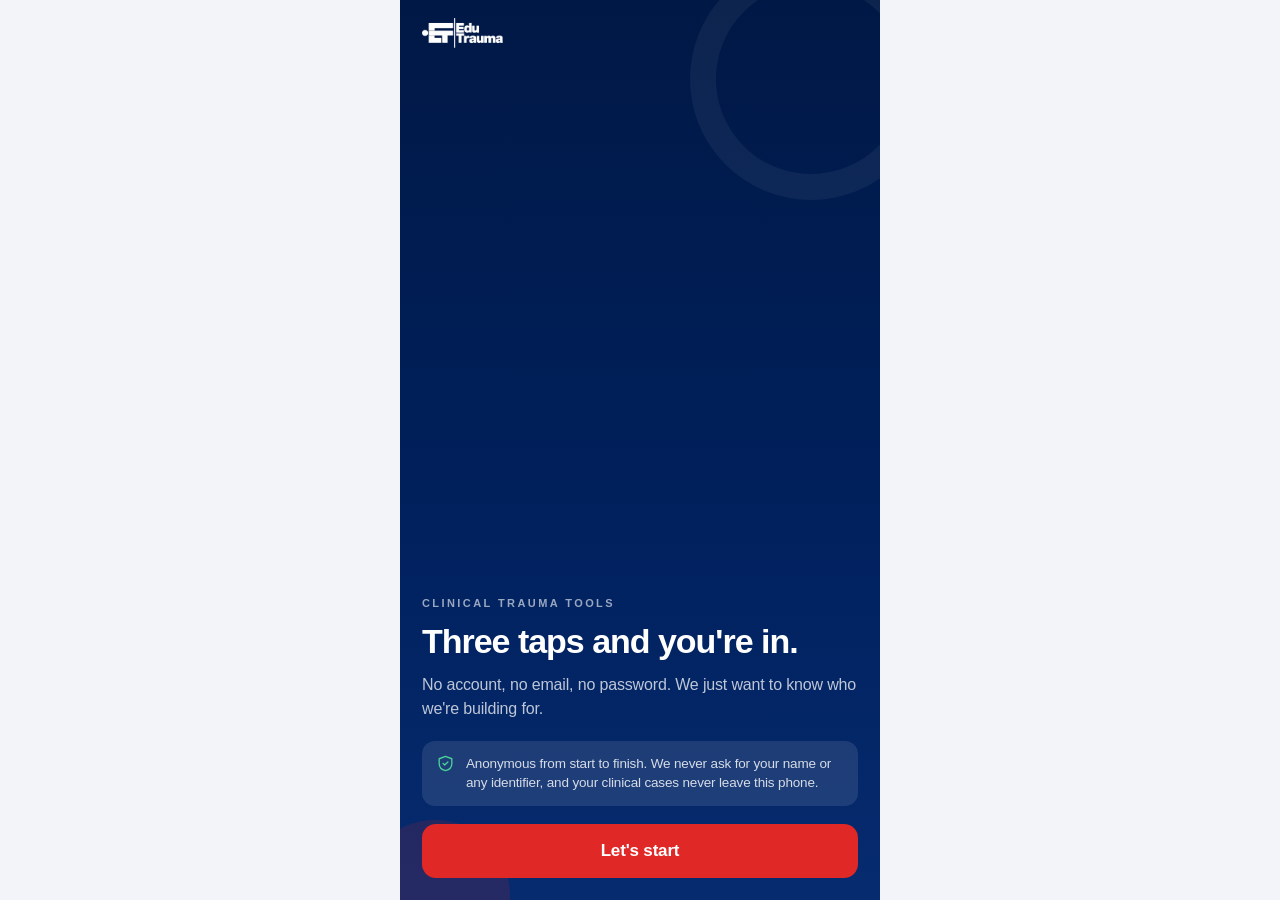
<file: index.html>
<!DOCTYPE html>
<html lang="es">
<head>
<meta charset="UTF-8">
<meta name="viewport" content="width=device-width, initial-scale=1.0, maximum-scale=1, user-scalable=no, viewport-fit=cover">
<title>EduTrauma Tools</title>
<meta name="theme-color" content="#00205C">
<meta name="description" content="Kit de herramientas clínicas EduTrauma: apoyo a la decisión en cirugía de trauma. Gratis, offline, en tres idiomas.">
<meta name="robots" content="noindex">

<link rel="icon" href="icon-192.png">
<link rel="apple-touch-icon" href="apple-touch-icon.png">
<meta name="apple-mobile-web-app-capable" content="yes">
<meta name="mobile-web-app-capable" content="yes">
<meta name="apple-mobile-web-app-status-bar-style" content="black-translucent">
<meta name="apple-mobile-web-app-title" content="ET Tools">

<link rel="stylesheet" href="design/edutrauma-ui.css">
<link rel="stylesheet" href="design/et-app.css">
</head>
<body class="et-app-body">

<div class="et-app" id="app">

  <div class="et-strip">
    <img src="logo-blanco-trim.png" alt="EduTrauma" class="et-logo">
    <span id="courseChip"></span>
  </div>
  <div class="et-ribbon">EduTrauma Tools</div>

  <div id="navbar"></div>
  <div class="et-scroll" id="scroll"></div>

  <div class="et-tabs" id="tabs" role="tablist"></div>

  <div id="layers"></div>
</div>

<script src="i18n.js"></script>
<script src="et-data.js"></script>
<script src="aast-data.js"></script>
<script src="mip-data.js"></script>
<script src="abdomen/miaa-trans.js"></script>
<script src="mip/mip-trans.js"></script>
<script src="design/feedback.js"></script>
<script src="tools.js"></script>
<script src="tools2.js"></script>
<script src="cases.js"></script>
<script src="guias.js"></script>
<script src="vendor/supabase.js"></script>
<script src="camas.js"></script>
<script src="app.js"></script>
</body>
</html>
</file>
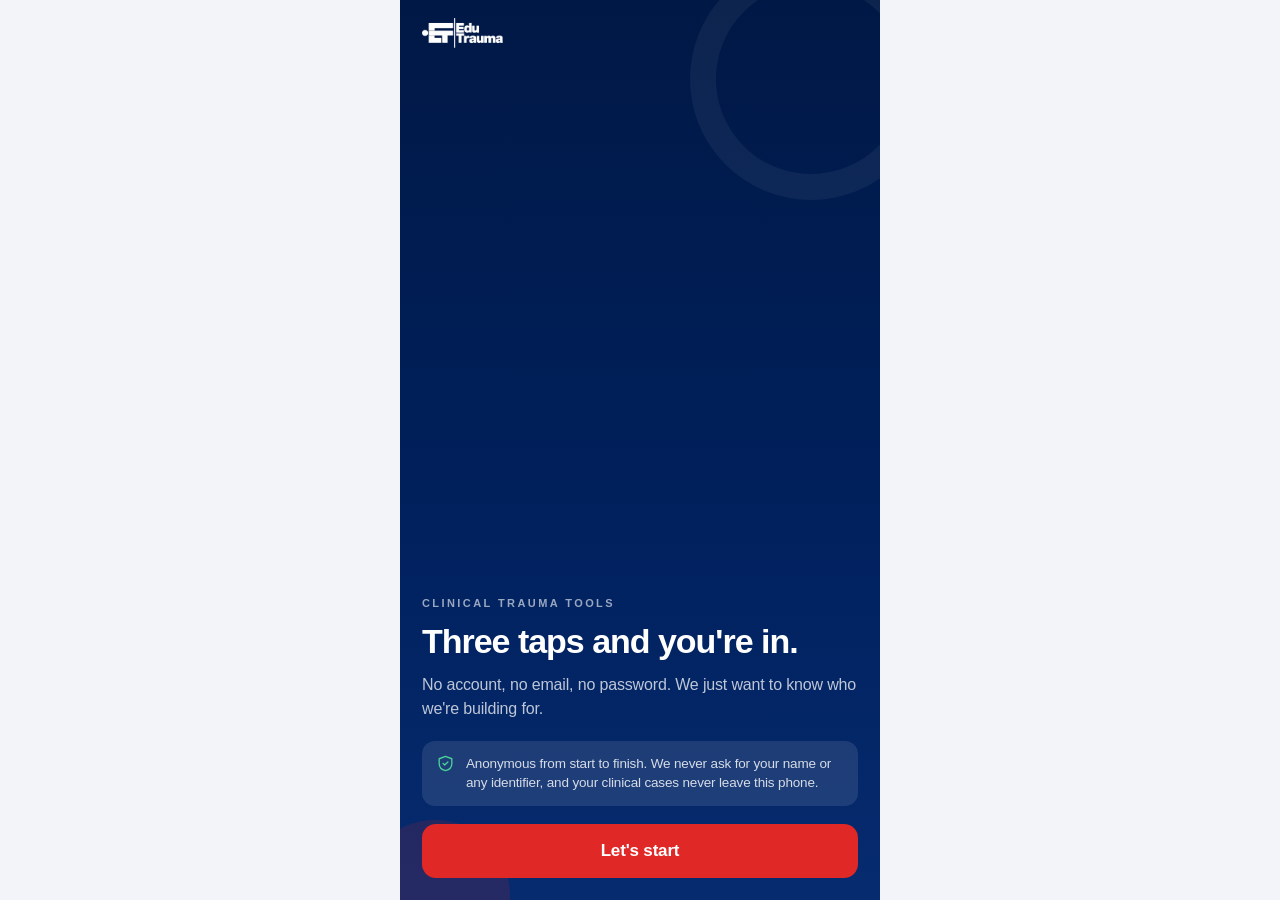
<file: aast/index.html>
<!DOCTYPE html>
<html lang="es">
<head>
<meta charset="UTF-8">
<meta name="viewport" content="width=device-width, initial-scale=1.0, viewport-fit=cover">
<title>EduTrauma Tools</title>
<meta name="theme-color" content="#00205C">
<meta name="robots" content="noindex">
<!-- Esta dirección se conserva porque ya circula en QR, enlaces y apps
     instaladas. Ahora lleva a la herramienta dentro del app. -->
<link rel="canonical" href="https://tools.edutrauma.net/#aast">
<script>location.replace('../#aast' + location.search);</script>
<meta http-equiv="refresh" content="0; url=../#aast">
<style>
  body{margin:0;min-height:100vh;display:flex;align-items:center;justify-content:center;
       background:#00205C;color:#fff;
       font:400 15px/1.5 -apple-system,BlinkMacSystemFont,"Segoe UI",Roboto,sans-serif}
  a{color:#fff}
</style>
</head>
<body><p>Abriendo EduTrauma Tools… <a href="../#aast">Continuar</a></p></body>
</html>
</file>
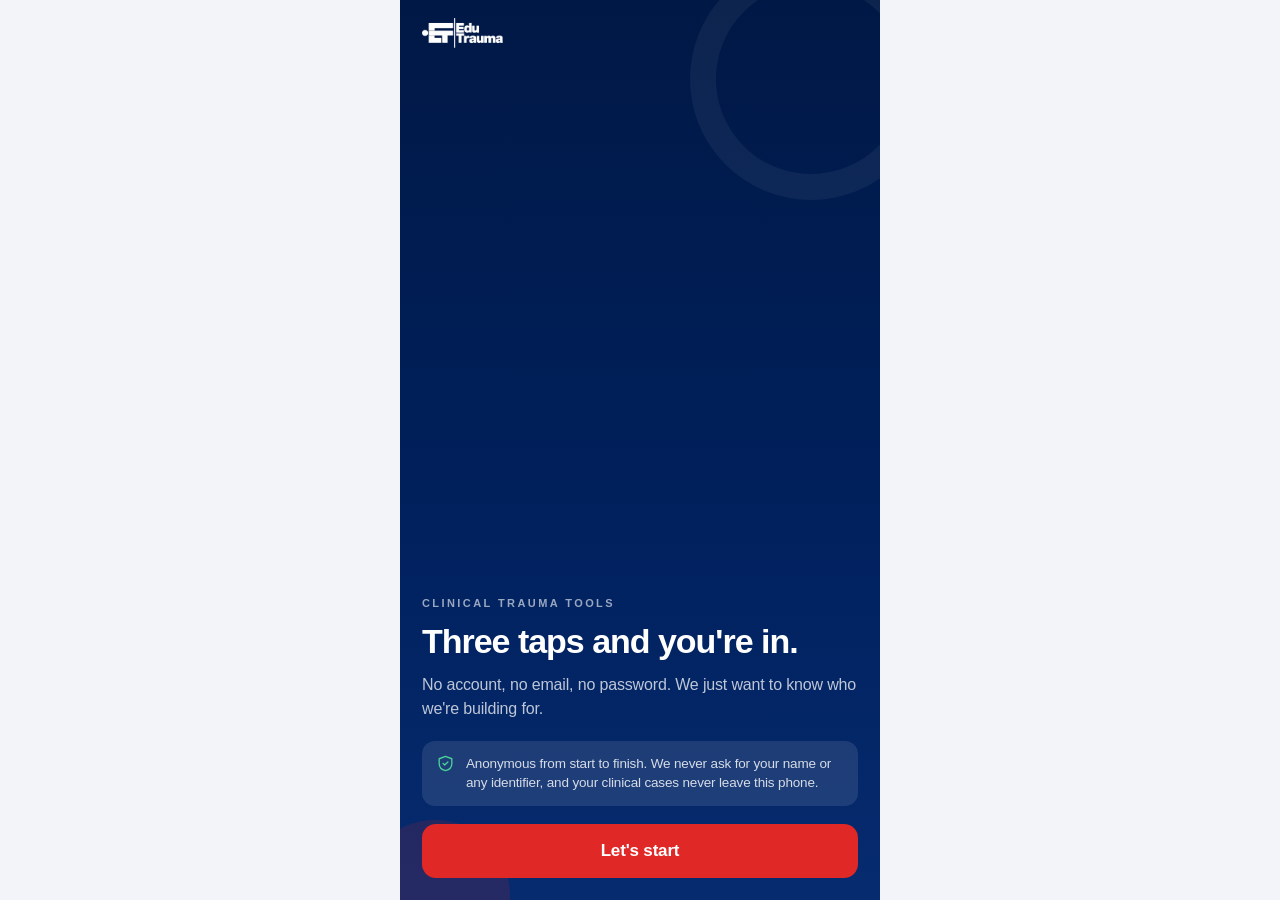
<file: abdomen/index.html>
<!DOCTYPE html>
<html lang="es">
<head>
<meta charset="UTF-8">
<meta name="viewport" content="width=device-width, initial-scale=1.0, viewport-fit=cover">
<title>EduTrauma Tools</title>
<meta name="theme-color" content="#00205C">
<meta name="robots" content="noindex">
<!-- Esta dirección se conserva porque ya circula en QR, enlaces y apps
     instaladas. Ahora lleva a la herramienta dentro del app. -->
<link rel="canonical" href="https://tools.edutrauma.net/#abdomen">
<script>location.replace('../#abdomen' + location.search);</script>
<meta http-equiv="refresh" content="0; url=../#abdomen">
<style>
  body{margin:0;min-height:100vh;display:flex;align-items:center;justify-content:center;
       background:#00205C;color:#fff;
       font:400 15px/1.5 -apple-system,BlinkMacSystemFont,"Segoe UI",Roboto,sans-serif}
  a{color:#fff}
</style>
</head>
<body><p>Abriendo EduTrauma Tools… <a href="../#abdomen">Continuar</a></p></body>
</html>
</file>
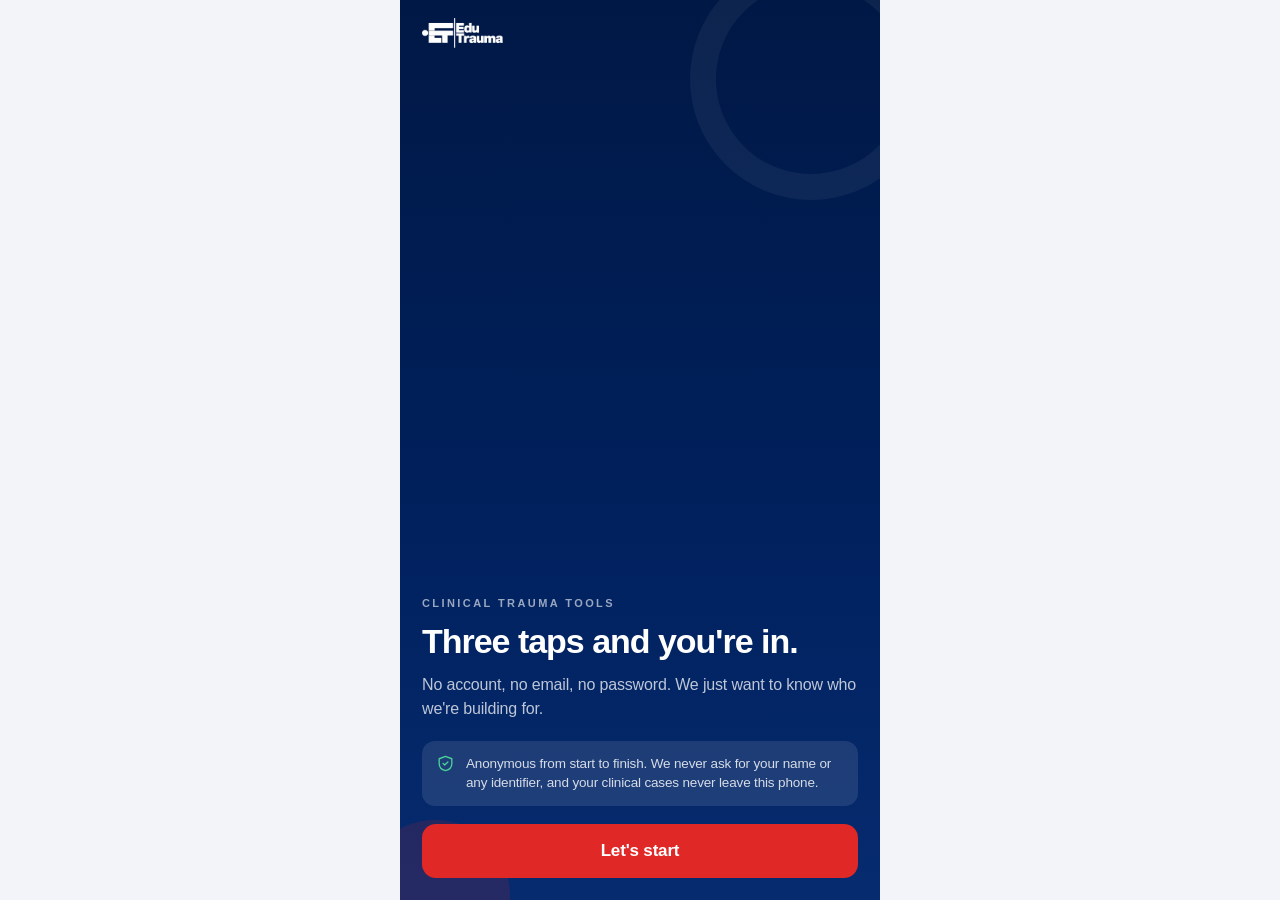
<file: app/index.html>
<!DOCTYPE html>
<html lang="es">
<head>
<meta charset="UTF-8">
<title>EduTrauma Tools</title>
<meta name="robots" content="noindex">
<script>location.replace('../' + location.hash);</script>
<meta http-equiv="refresh" content="0; url=../">
</head>
<body></body>
</html>
</file>
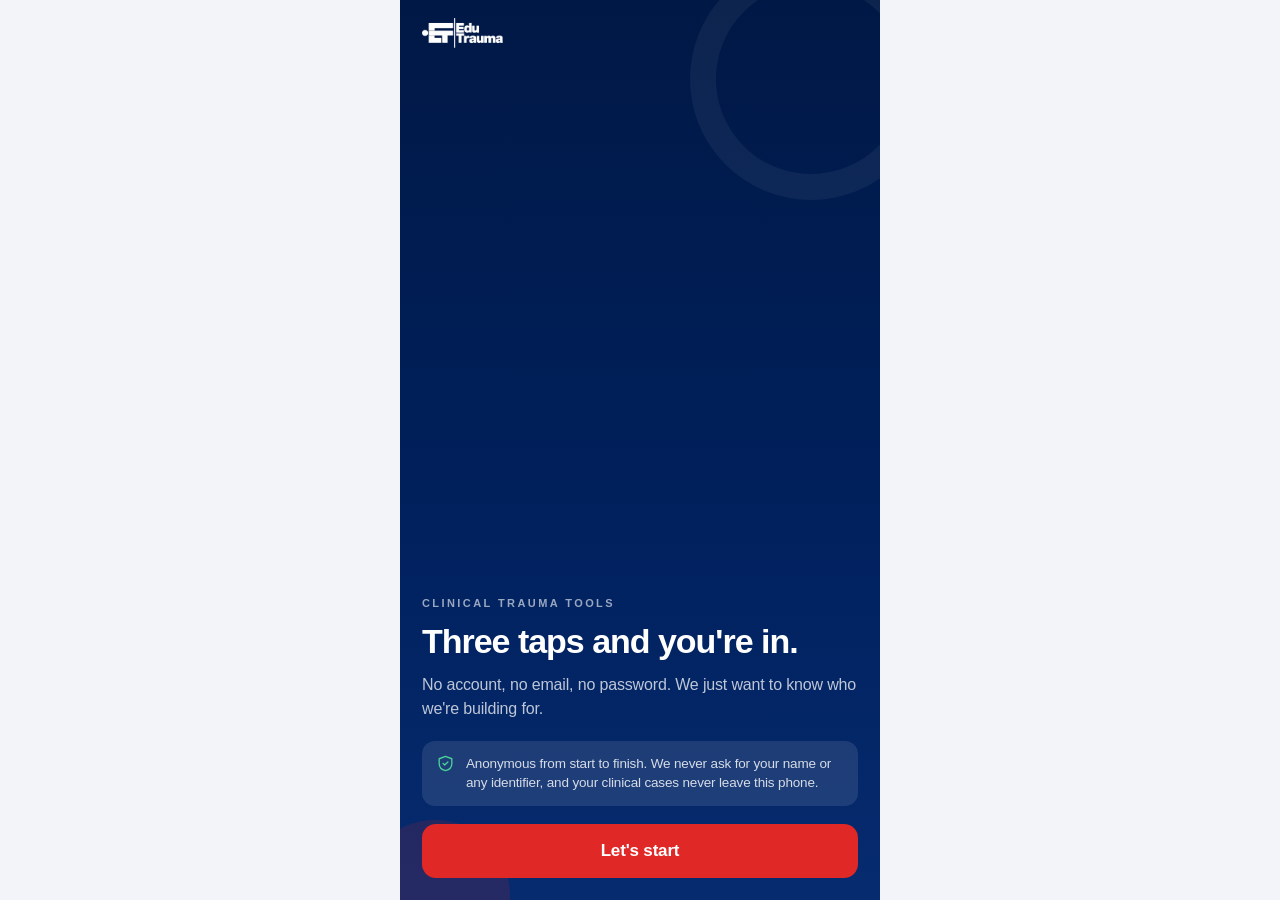
<file: calculadoras/index.html>
<!DOCTYPE html>
<html lang="es">
<head>
<meta charset="UTF-8">
<meta name="viewport" content="width=device-width, initial-scale=1.0, viewport-fit=cover">
<title>EduTrauma Tools</title>
<meta name="theme-color" content="#00205C">
<meta name="robots" content="noindex">
<!-- Esta dirección se conserva porque ya circula en QR, enlaces y apps
     instaladas. Ahora lleva a la herramienta dentro del app. -->
<link rel="canonical" href="https://tools.edutrauma.net/#calc">
<script>location.replace('../#calc' + location.search);</script>
<meta http-equiv="refresh" content="0; url=../#calc">
<style>
  body{margin:0;min-height:100vh;display:flex;align-items:center;justify-content:center;
       background:#00205C;color:#fff;
       font:400 15px/1.5 -apple-system,BlinkMacSystemFont,"Segoe UI",Roboto,sans-serif}
  a{color:#fff}
</style>
</head>
<body><p>Abriendo EduTrauma Tools… <a href="../#calc">Continuar</a></p></body>
</html>
</file>
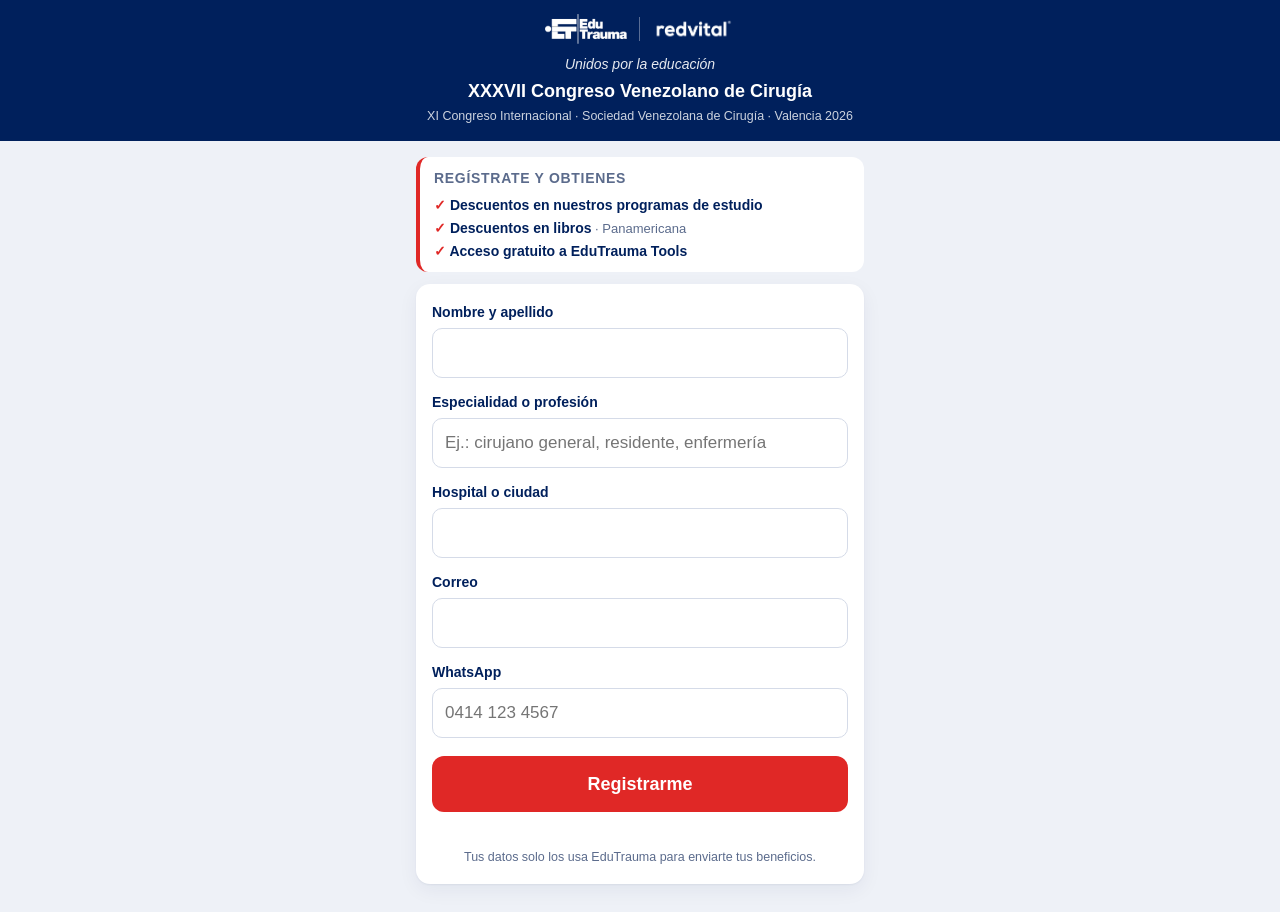
<file: congreso/index.html>
<!doctype html>
<html lang="es">
<head>
<meta charset="utf-8">
<meta name="viewport" content="width=device-width,initial-scale=1,viewport-fit=cover">
<title>Registro · XXXVII Congreso Venezolano de Cirugía · EduTrauma</title>
<meta name="robots" content="noindex">
<meta name="theme-color" content="#00205C">
<link rel="icon" href="../icon-192.png">
<style>
:root{--navy:#00205C;--navy2:#001845;--red:#E02826;--bg:#eef1f7;--card:#fff;--text:#00205C;--muted:#5b6b8c;--line:#d5dbe8;--ok:#1F7A5C;--oksoft:#e9f6f1}
*{box-sizing:border-box}
html,body{margin:0;background:var(--bg);color:var(--text);font:16px/1.45 -apple-system,BlinkMacSystemFont,"Segoe UI",Roboto,Helvetica,Arial,sans-serif;-webkit-text-size-adjust:100%}
header{background:var(--navy);padding:calc(env(safe-area-inset-top,0px) + 14px) 20px 16px;color:#fff;text-align:center}
header .logos{display:flex;align-items:center;justify-content:center;gap:12px;margin:0 0 10px}
header .logos img{height:30px;width:auto;display:block}
header .logos .rv{height:22px;mix-blend-mode:screen}
header .sep{width:1px;height:24px;background:rgba(255,255,255,.35)}
header .alianza{font-size:14px;font-style:italic;opacity:.9;margin:0}
header .sub{font-size:12.5px;opacity:.8;margin:4px 0 0}
header h1{font-size:18px;line-height:1.25;margin:6px 0 0;text-wrap:balance}
main{max-width:480px;margin:0 auto;padding:16px 16px calc(env(safe-area-inset-bottom,0px) + 28px)}
.beneficios{display:grid;gap:4px;margin:0 0 12px;padding:12px 14px;list-style:none;background:var(--card);border-radius:12px;border-left:4px solid var(--red)}
.beneficios li{font-weight:600;font-size:14px;line-height:1.35}
.beneficios li:not(.beneficios-tit)::before{content:'✓ ';color:var(--red)}
.beneficios-tit{font-size:13px;color:var(--muted);margin:0 0 4px;font-weight:600;text-transform:uppercase;letter-spacing:.05em}
.beneficios small{font-weight:400;color:var(--muted);font-size:13px}
form,.listo{background:var(--card);border-radius:14px;padding:18px 16px;box-shadow:0 1px 2px rgba(0,32,92,.06),0 6px 20px rgba(0,32,92,.06)}
label{display:block;font-weight:600;font-size:14px;margin:0 0 5px}
.campo{margin:0 0 14px}
input{width:100%;font:inherit;font-size:17px;color:var(--text);padding:12px 12px;border:1.5px solid var(--line);border-radius:10px;background:#fff;-webkit-appearance:none;appearance:none}
input:focus{outline:none;border-color:var(--navy);box-shadow:0 0 0 3px rgba(0,32,92,.12)}
.oculto{position:absolute;left:-9999px;width:1px;height:1px;overflow:hidden}
button{width:100%;font:inherit;font-size:18px;font-weight:700;color:#fff;background:var(--red);border:0;border-radius:12px;padding:15px;margin-top:4px;cursor:pointer}
button[disabled]{opacity:.6}
.error{color:var(--red);font-size:14px;margin:10px 0 0;min-height:1em}
.nota{color:var(--muted);font-size:12.5px;margin:12px 0 0;text-align:center}
.listo{text-align:center}
.listo .check{width:56px;height:56px;border-radius:50%;background:var(--oksoft);color:var(--ok);font-size:30px;line-height:56px;margin:0 auto 10px}
.listo h2{margin:0 0 6px;font-size:21px}
.listo p{margin:8px 0;color:var(--text)}
.codigo{display:inline-block;font:700 22px/1 ui-monospace,Menlo,Consolas,monospace;letter-spacing:.08em;background:var(--bg);border:1.5px dashed var(--navy);border-radius:10px;padding:12px 16px;margin:6px 0 2px}
.listo a{color:var(--navy);font-weight:600}
</style>
</head>
<body>
<header>
  <div class="logos"><img src="../logo-blanco-trim.png" alt="EduTrauma"><span class="sep"></span><img class="rv" src="redvital.jpg" alt="redvital"></div>
  <p class="alianza">Unidos por la educación</p>
  <h1>XXXVII Congreso Venezolano de Cirugía</h1>
  <p class="sub">XI Congreso Internacional · Sociedad Venezolana de Cirugía · Valencia 2026</p>
</header>
<main>
  <section id="paso-form">
    <ul class="beneficios"><li class="beneficios-tit" style="list-style:none">Regístrate y obtienes</li>
      <li>Descuentos en nuestros programas de estudio</li>
      <li>Descuentos en libros<small> · Panamericana</small></li>
      <li>Acceso gratuito a EduTrauma Tools</li>
    </ul>
    <form id="f" novalidate>
      <div class="campo"><label for="nombre">Nombre y apellido</label><input id="nombre" name="nombre" autocomplete="name" autocapitalize="words" required></div>
      <div class="campo"><label for="profesion">Especialidad o profesión</label><input id="profesion" name="profesion" autocapitalize="sentences" placeholder="Ej.: cirujano general, residente, enfermería" required></div>
      <div class="campo"><label for="hospital">Hospital o ciudad</label><input id="hospital" name="hospital" autocapitalize="words" required></div>
      <div class="campo"><label for="correo">Correo</label><input id="correo" name="correo" type="email" autocomplete="email" inputmode="email" autocapitalize="off" required></div>
      <div class="campo"><label for="whatsapp">WhatsApp</label><input id="whatsapp" name="whatsapp" type="tel" autocomplete="tel" inputmode="tel" placeholder="0414 123 4567" required></div>
      <div class="oculto" aria-hidden="true"><label for="web">Web</label><input id="web" name="web" tabindex="-1" autocomplete="off"></div>
      <button id="enviar" type="submit">Registrarme</button>
      <p class="error" id="err" role="alert"></p>
      <p class="nota">Tus datos solo los usa EduTrauma para enviarte tus beneficios.</p>
    </form>
  </section>
  <section id="paso-listo" class="listo" hidden>
    <div class="check">✓</div>
    <h2 id="saludo">¡Listo, quedaste registrado!</h2>
    <p>Tu código para el <b>15 % de descuento</b> en el libro <i>100 Casos en el Paciente Politraumatizado</i>:</p>
    <div class="codigo">EDUTRAUMAVEN</div>
    <p>Úsalo en <a href="https://www.medicapanamericana.com" target="_blank" rel="noopener">www.medicapanamericana.com</a></p>
    <p>Y ya tienes <b>acceso gratuito a EduTrauma Tools</b>, nuestras herramientas de apoyo a la decisión clínica en trauma: <a href="https://tools.edutrauma.net/">tools.edutrauma.net</a></p>
    <p>La próxima semana te escribimos con el detalle de tu <b>descuento en nuestros programas de estudio</b>. ¡Que disfrutes el congreso!</p>
  </section>
</main>
<script>
(function(){
  var URL='https://devwebhook.tuescuelademarcas.cl/webhook/et-congreso-ve-form';
  var f=document.getElementById('f'),btn=document.getElementById('enviar'),err=document.getElementById('err');
  function listo(nombre){
    document.getElementById('paso-form').hidden=true;
    document.getElementById('paso-listo').hidden=false;
    var pila=String(nombre||'').trim().split(/\s+/)[0];
    if(pila&&/^[A-Za-zÁÉÍÓÚÑáéíóúñü]{2,}$/.test(pila)) document.getElementById('saludo').textContent='¡Listo, '+pila+', quedaste registrado!';
    window.scrollTo(0,0);
  }
  try{var prev=localStorage.getItem('et_congreso_ve_ok');if(prev)listo(prev);}catch(e){}
  f.addEventListener('submit',function(ev){
    ev.preventDefault();err.textContent='';
    var d={};['nombre','profesion','hospital','correo','whatsapp','web'].forEach(function(k){d[k]=(f.elements[k].value||'').trim();});
    if(d.nombre.length<3){err.textContent='Escribe tu nombre y apellido.';f.elements.nombre.focus();return;}
    if(!d.profesion){err.textContent='Escribe tu especialidad o profesión.';f.elements.profesion.focus();return;}
    if(!d.hospital){err.textContent='Escribe tu hospital o ciudad.';f.elements.hospital.focus();return;}
    if(!/^[^@\s]+@[^@\s]+\.[^@\s]+$/.test(d.correo)){err.textContent='Revisa tu correo.';f.elements.correo.focus();return;}
    if(d.whatsapp.replace(/\D/g,'').length<8){err.textContent='Revisa tu número de WhatsApp.';f.elements.whatsapp.focus();return;}
    btn.disabled=true;btn.textContent='Registrando…';
    fetch(URL,{method:'POST',headers:{'Content-Type':'application/json'},body:JSON.stringify(d)})
      .then(function(r){return r.json().catch(function(){return {ok:r.ok};});})
      .then(function(j){
        if(j&&j.ok){try{localStorage.setItem('et_congreso_ve_ok',d.nombre);}catch(e){}listo(d.nombre);}
        else{err.textContent='Revisa tus datos e intenta de nuevo.';btn.disabled=false;btn.textContent='Registrarme';}
      })
      .catch(function(){err.textContent='No hay conexión. Intenta de nuevo en unos segundos.';btn.disabled=false;btn.textContent='Registrarme';});
  });
})();
</script>
</body>
</html>
</file>
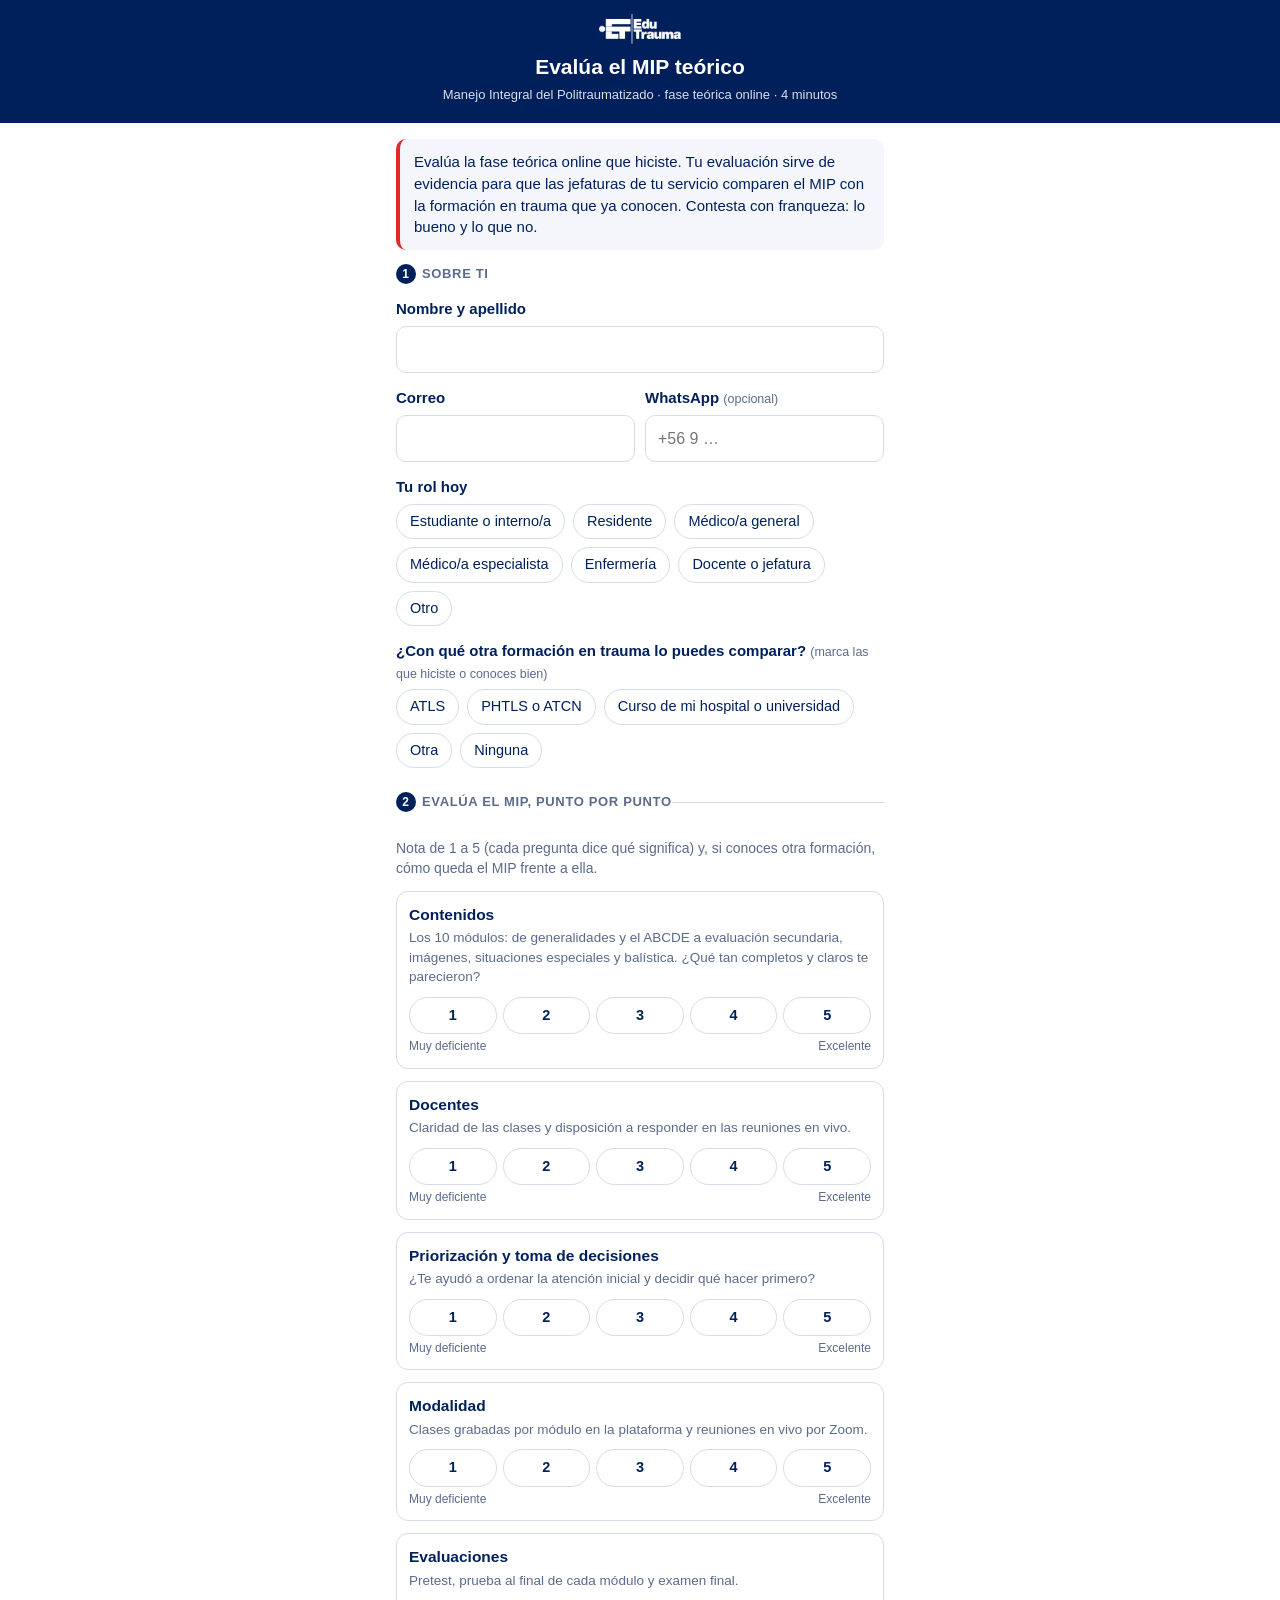
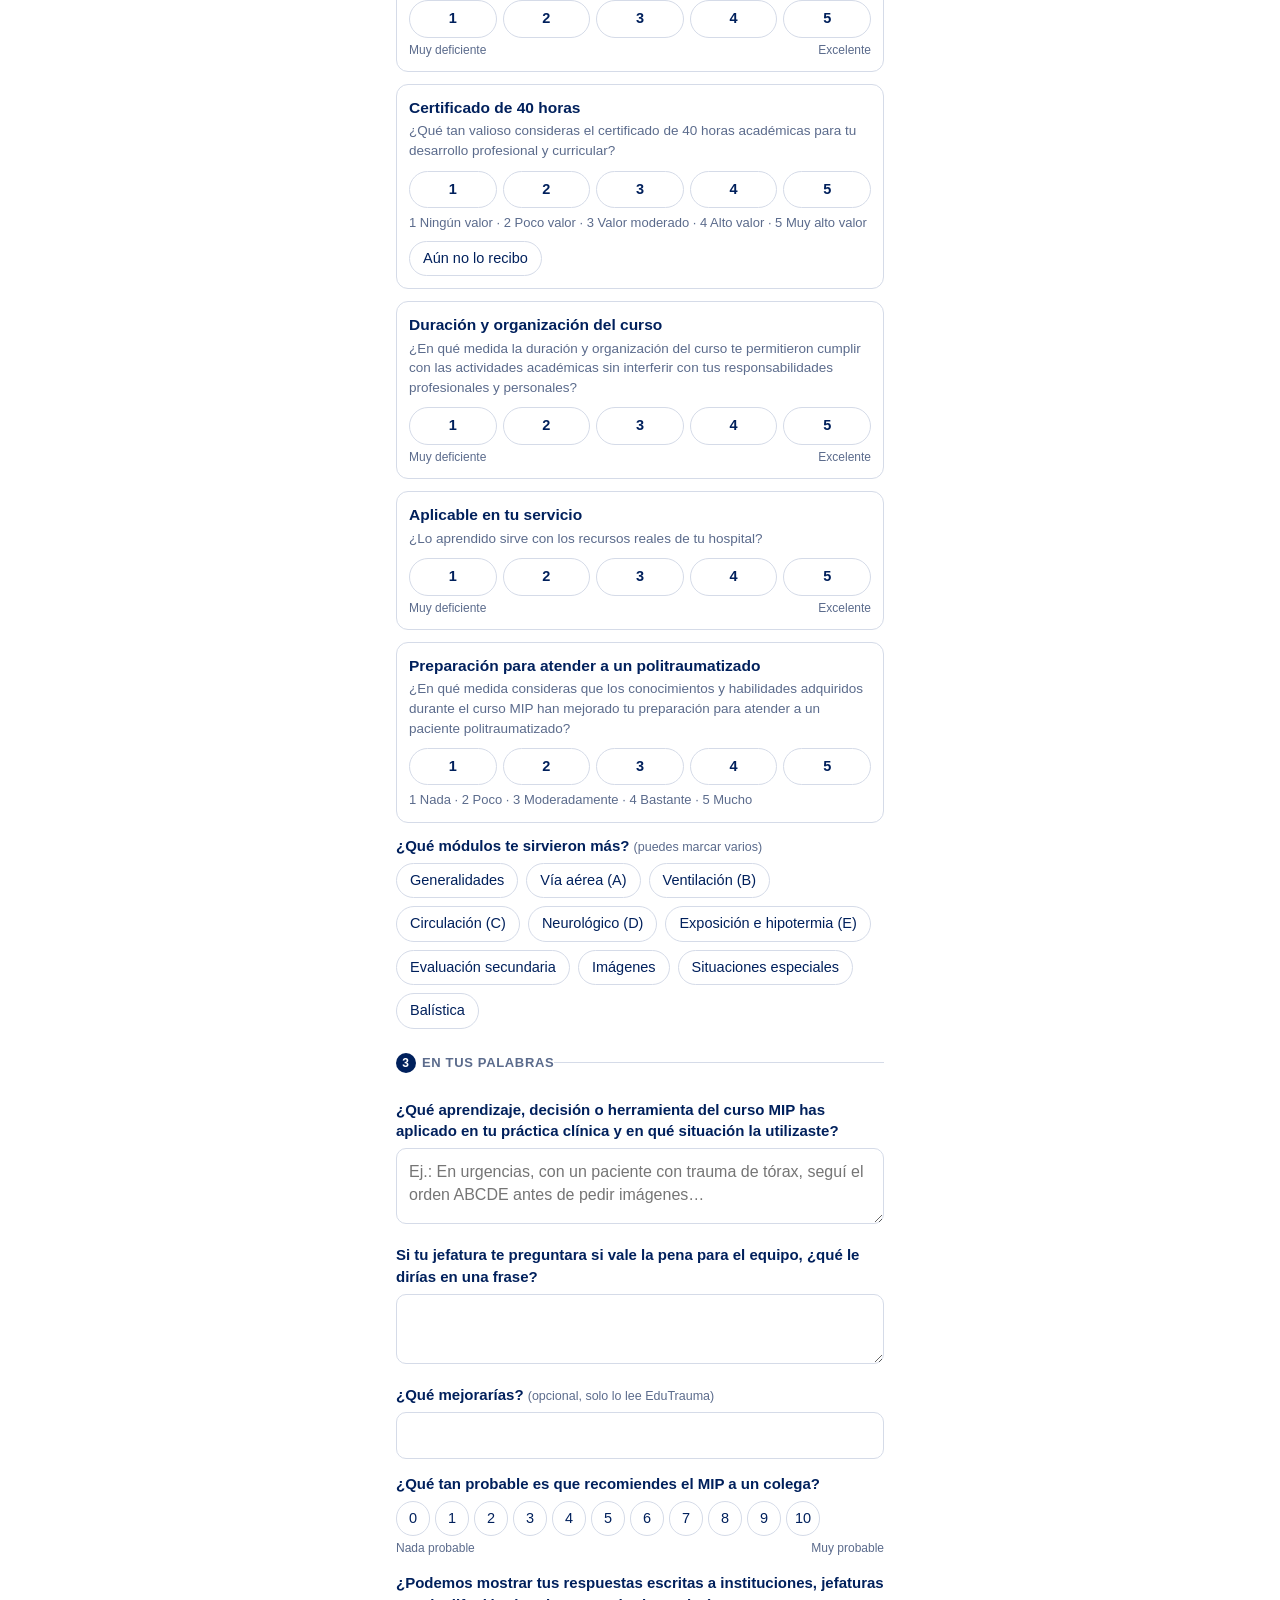
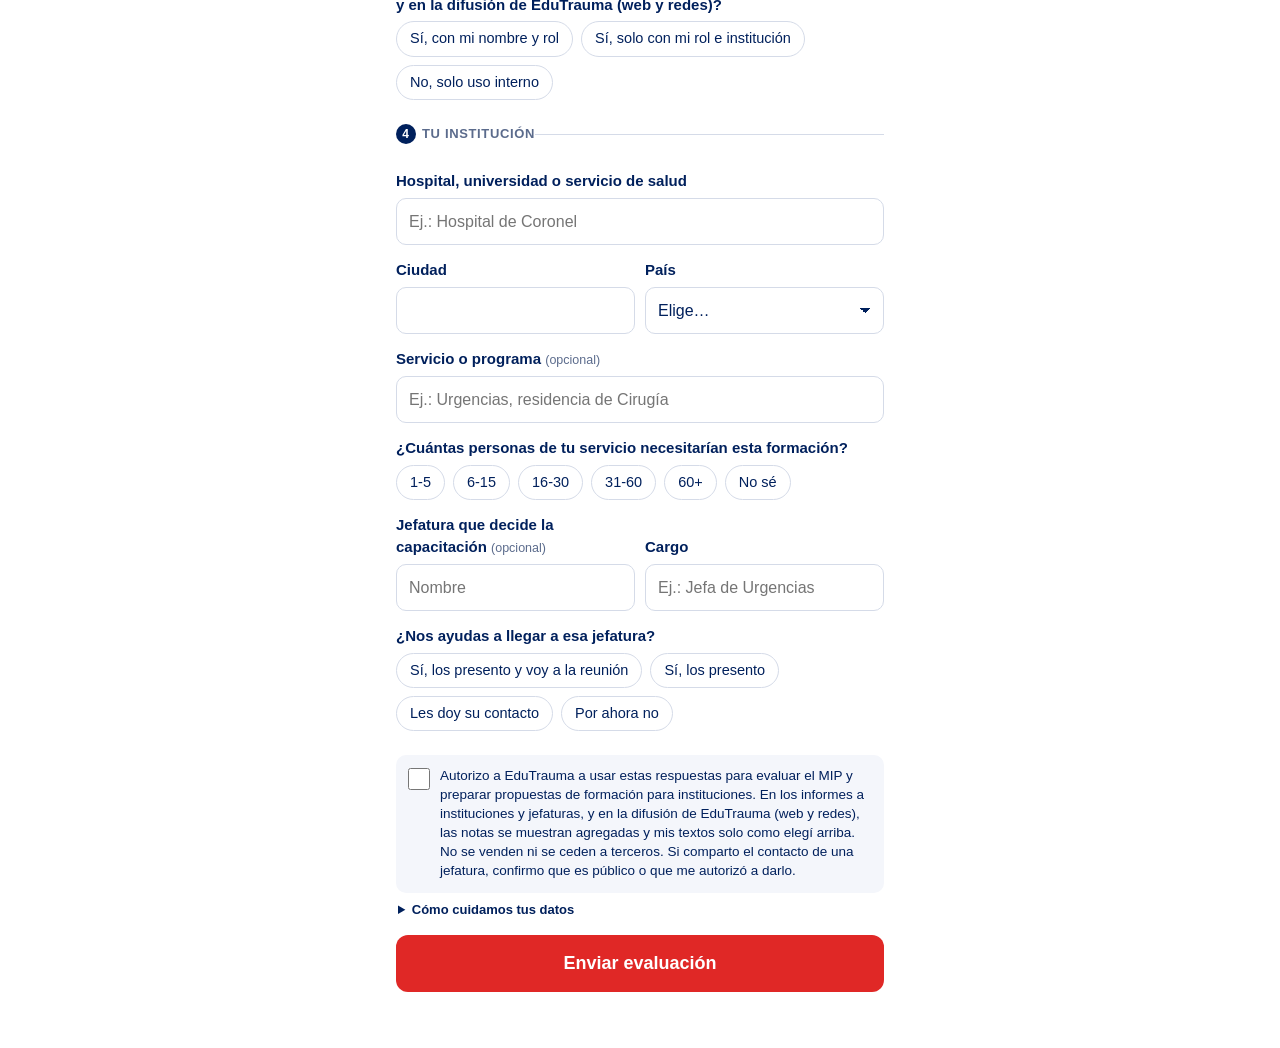
<file: mip-institucional/index.html>
<!doctype html>
<html lang="es">
<head>
<meta charset="utf-8">
<meta name="viewport" content="width=device-width,initial-scale=1,viewport-fit=cover">
<title>Evalúa el MIP teórico · EduTrauma</title>
<meta name="robots" content="noindex,nofollow">
<meta name="theme-color" content="#00205C">
<meta name="color-scheme" content="light">
<link rel="icon" href="../icon-192.png">
<style>
:root{--navy:#00205C;--red:#E02826;--bg:#ffffff;--soft:#f4f6fb;--text:#00205C;--muted:#5b6b8c;--line:#d5dbe8;--ok:#1F7A5C;--oksoft:#e9f6f1;color-scheme:light}
*{box-sizing:border-box}
html,body{margin:0;background:var(--bg);color:var(--text);font:16px/1.45 -apple-system,BlinkMacSystemFont,"Segoe UI",Roboto,Helvetica,Arial,sans-serif;-webkit-text-size-adjust:100%}
header{background:var(--navy);padding:calc(env(safe-area-inset-top,0px) + 14px) 20px 18px;color:#fff;text-align:center}
header img{height:30px;width:auto;display:block;margin:0 auto 10px}
header h1{font-size:21px;line-height:1.25;margin:0;text-wrap:balance}
header .sub{font-size:13px;opacity:.85;margin:6px 0 0}
main{max-width:520px;margin:0 auto;padding:16px 16px calc(env(safe-area-inset-bottom,0px) + 32px)}
.intro{margin:0 0 14px;padding:12px 14px;background:var(--soft);border-left:4px solid var(--red);border-radius:10px;font-size:15px}
fieldset{border:0;margin:0 0 6px;padding:16px 0 4px;border-top:1px solid var(--line)}
fieldset:first-of-type{border-top:0;padding-top:4px}
legend{font-size:13px;font-weight:700;text-transform:uppercase;letter-spacing:.05em;color:var(--muted);padding:0;margin:0 0 10px}
legend b{display:inline-block;min-width:20px;height:20px;line-height:20px;border-radius:50%;background:var(--navy);color:#fff;text-align:center;font-size:12px;margin-right:6px}
label,.q{display:block;font-weight:600;font-size:15px;margin:0 0 6px}
.q small,label small{font-weight:400;color:var(--muted)}
.campo{margin:0 0 14px}
.dos{display:grid;grid-template-columns:1fr 1fr;gap:10px;align-items:end}
input[type=text],input[type=email],input[type=tel],select,textarea{width:100%;font:inherit;font-size:16px;color:var(--text);padding:11px 12px;border:1.5px solid var(--line);border-radius:10px;background:#fff;-webkit-appearance:none;appearance:none}
textarea{min-height:76px;resize:vertical}
select{background-image:linear-gradient(45deg,transparent 50%,var(--navy) 50%),linear-gradient(135deg,var(--navy) 50%,transparent 50%);background-position:calc(100% - 18px) 50%,calc(100% - 13px) 50%;background-size:5px 5px;background-repeat:no-repeat}
input:focus,select:focus,textarea:focus{outline:none;border-color:var(--navy);box-shadow:0 0 0 3px rgba(0,32,92,.12)}
.chips{display:flex;flex-wrap:wrap;gap:8px}
.chip{font:inherit;font-size:14.5px;color:var(--navy);background:#fff;border:1.5px solid var(--line);border-radius:999px;padding:8px 13px;cursor:pointer;line-height:1.2;text-align:left}
.chip[aria-pressed=true]{background:var(--navy);border-color:var(--navy);color:#fff}
.chip:focus-visible{outline:3px solid rgba(0,32,92,.35);outline-offset:2px}
.escala{display:grid;grid-template-columns:repeat(5,1fr);gap:6px}
.escala .chip{text-align:center;padding:9px 0;font-weight:700}
.extremos{display:flex;justify-content:space-between;font-size:12px;color:var(--muted);margin-top:4px}
.vs{margin-top:10px}
.vs .t{font-size:13px;color:var(--muted);margin:0 0 6px}
.vs .chips{gap:6px}
.vs .chip{font-size:13.5px;padding:7px 11px}
.attr{border:1.5px solid var(--line);border-radius:12px;padding:12px;margin:0 0 12px}
.attr.falta{border-color:var(--red)}
.attr h3{font-size:15.5px;margin:0 0 2px}
.attr p{font-size:13.5px;color:var(--muted);margin:0 0 10px}
.nota10 .chip{min-width:34px;text-align:center;padding:8px 0}
.nota10{gap:5px}
.oculto{position:absolute;left:-9999px;width:1px;height:1px;overflow:hidden}
.consent{display:flex;gap:10px;align-items:flex-start;font-weight:400;background:var(--soft);border-radius:10px;padding:12px;font-size:13.5px;line-height:1.4}
.consent input{width:22px;height:22px;flex:0 0 22px;margin:1px 0 0;accent-color:var(--navy)}
details{font-size:13px;color:var(--muted);margin:8px 2px 0}
details summary{cursor:pointer;color:var(--navy);font-weight:600}
details p{margin:6px 0}
button.enviar{width:100%;font:inherit;font-size:18px;font-weight:700;color:#fff;background:var(--red);border:0;border-radius:12px;padding:15px;margin-top:16px;cursor:pointer}
button.enviar[disabled]{opacity:.6}
.error{color:var(--red);font-size:14px;margin:10px 0 0;min-height:1em;font-weight:600}
[hidden]{display:none!important}
.listo{text-align:center;padding:20px 4px}
.listo .check{width:56px;height:56px;border-radius:50%;background:var(--oksoft);color:var(--ok);font-size:30px;line-height:56px;margin:0 auto 10px}
.listo h2{margin:0 0 8px;font-size:22px}
.listo p{margin:8px 0}
@media (max-width:360px){.dos{grid-template-columns:1fr}}
</style>
</head>
<body>
<header>
  <img src="../logo-blanco-trim.png" alt="EduTrauma">
  <h1>Evalúa el MIP teórico</h1>
  <p class="sub">Manejo Integral del Politraumatizado · fase teórica online · 4 minutos</p>
</header>
<main>
<section id="paso-form">
  <p class="intro">Evalúa la fase teórica online que hiciste. Tu evaluación sirve de evidencia para que las jefaturas de tu servicio comparen el MIP con la formación en trauma que ya conocen. Contesta con franqueza: lo bueno y lo que no.</p>
  <form id="f" novalidate>

  <fieldset>
    <legend><b>1</b>Sobre ti</legend>
    <div class="campo"><label for="nombre">Nombre y apellido</label><input type="text" id="nombre" name="nombre" autocomplete="name" autocapitalize="words" required></div>
    <div class="dos">
      <div class="campo"><label for="correo">Correo</label><input type="email" id="correo" name="correo" autocomplete="email" inputmode="email" autocapitalize="off" required></div>
      <div class="campo"><label for="whatsapp">WhatsApp <small>(opcional)</small></label><input type="tel" id="whatsapp" name="whatsapp" autocomplete="tel" inputmode="tel" placeholder="+56 9 …"></div>
    </div>
    <div class="campo"><span class="q">Tu rol hoy</span><div class="chips" data-name="rol" data-single>
      <button type="button" class="chip">Estudiante o interno/a</button><button type="button" class="chip">Residente</button><button type="button" class="chip">Médico/a general</button><button type="button" class="chip">Médico/a especialista</button><button type="button" class="chip">Enfermería</button><button type="button" class="chip">Docente o jefatura</button><button type="button" class="chip">Otro</button>
    </div></div>
    <div class="campo"><span class="q">¿Con qué otra formación en trauma lo puedes comparar? <small>(marca las que hiciste o conoces bien)</small></span><div class="chips" data-name="ref">
      <button type="button" class="chip" data-v="ATLS">ATLS</button><button type="button" class="chip" data-v="PHTLS/ATCN">PHTLS o ATCN</button><button type="button" class="chip" data-v="Curso interno">Curso de mi hospital o universidad</button><button type="button" class="chip" data-v="Otra">Otra</button><button type="button" class="chip" data-v="Ninguna">Ninguna</button>
    </div></div>
  </fieldset>

  <fieldset>
    <legend><b>2</b>Evalúa el MIP, punto por punto</legend>
    <p style="font-size:14px;margin:0 0 12px;color:var(--muted)">Nota de 1 a 5 (cada pregunta dice qué significa) y, si conoces otra formación, cómo queda el MIP frente a ella.</p>
    <div id="atributos"></div>
    <div class="campo"><span class="q">¿Qué módulos te sirvieron más? <small>(puedes marcar varios)</small></span><div class="chips" data-name="temas">
      <button type="button" class="chip">Generalidades</button><button type="button" class="chip">Vía aérea (A)</button><button type="button" class="chip">Ventilación (B)</button><button type="button" class="chip">Circulación (C)</button><button type="button" class="chip">Neurológico (D)</button><button type="button" class="chip">Exposición e hipotermia (E)</button><button type="button" class="chip">Evaluación secundaria</button><button type="button" class="chip">Imágenes</button><button type="button" class="chip">Situaciones especiales</button><button type="button" class="chip">Balística</button>
    </div></div>
  </fieldset>

  <fieldset>
    <legend><b>3</b>En tus palabras</legend>
    <div class="campo"><label for="caso">¿Qué aprendizaje, decisión o herramienta del curso MIP has aplicado en tu práctica clínica y en qué situación la utilizaste?</label><textarea id="caso" name="caso" maxlength="600" placeholder="Ej.: En urgencias, con un paciente con trauma de tórax, seguí el orden ABCDE antes de pedir imágenes…"></textarea></div>
    <div class="campo"><label for="frase">Si tu jefatura te preguntara si vale la pena para el equipo, ¿qué le dirías en una frase?</label><textarea id="frase" name="frase" maxlength="300" style="min-height:60px"></textarea></div>
    <div class="campo"><label for="mejora">¿Qué mejorarías? <small>(opcional, solo lo lee EduTrauma)</small></label><input type="text" id="mejora" name="mejora" maxlength="300"></div>
    <div class="campo"><span class="q">¿Qué tan probable es que recomiendes el MIP a un colega?</span><div class="chips nota10" data-name="nps" data-single>
      <button type="button" class="chip">0</button><button type="button" class="chip">1</button><button type="button" class="chip">2</button><button type="button" class="chip">3</button><button type="button" class="chip">4</button><button type="button" class="chip">5</button><button type="button" class="chip">6</button><button type="button" class="chip">7</button><button type="button" class="chip">8</button><button type="button" class="chip">9</button><button type="button" class="chip">10</button>
    </div><div class="extremos"><span>Nada probable</span><span>Muy probable</span></div></div>
    <div class="campo"><span class="q">¿Podemos mostrar tus respuestas escritas a instituciones, jefaturas y en la difusión de EduTrauma (web y redes)?</span><div class="chips" data-name="uso_cita" data-single>
      <button type="button" class="chip" data-v="nombre">Sí, con mi nombre y rol</button><button type="button" class="chip" data-v="rol">Sí, solo con mi rol e institución</button><button type="button" class="chip" data-v="interno">No, solo uso interno</button>
    </div></div>
  </fieldset>

  <fieldset>
    <legend><b>4</b>Tu institución</legend>
    <div class="campo"><label for="institucion">Hospital, universidad o servicio de salud</label><input type="text" id="institucion" name="institucion" autocapitalize="words" placeholder="Ej.: Hospital de Coronel" required></div>
    <div class="dos">
      <div class="campo"><label for="ciudad">Ciudad</label><input type="text" id="ciudad" name="ciudad" autocapitalize="words" required></div>
      <div class="campo"><label for="pais">País</label><select id="pais" name="pais" required>
        <option value="">Elige…</option><option>Chile</option><option>Perú</option><option>México</option><option>Colombia</option><option>Venezuela</option><option>Ecuador</option><option>Guatemala</option><option>Argentina</option><option>Bolivia</option><option>Paraguay</option><option>Uruguay</option><option>Costa Rica</option><option>Panamá</option><option>Honduras</option><option>El Salvador</option><option>Nicaragua</option><option>Rep. Dominicana</option><option>Cuba</option><option>Brasil</option><option>Otro</option>
      </select></div>
    </div>
    <div class="campo"><label for="servicio">Servicio o programa <small>(opcional)</small></label><input type="text" id="servicio" name="servicio" autocapitalize="sentences" placeholder="Ej.: Urgencias, residencia de Cirugía"></div>
    <div class="campo"><span class="q">¿Cuántas personas de tu servicio necesitarían esta formación?</span><div class="chips" data-name="n_formar" data-single>
      <button type="button" class="chip">1-5</button><button type="button" class="chip">6-15</button><button type="button" class="chip">16-30</button><button type="button" class="chip">31-60</button><button type="button" class="chip">60+</button><button type="button" class="chip" data-v="no_se">No sé</button>
    </div></div>
    <div class="dos">
      <div class="campo"><label for="jefe_nombre">Jefatura que decide la capacitación <small>(opcional)</small></label><input type="text" id="jefe_nombre" name="jefe_nombre" autocapitalize="words" placeholder="Nombre"></div>
      <div class="campo"><label for="jefe_cargo">Cargo</label><input type="text" id="jefe_cargo" name="jefe_cargo" autocapitalize="sentences" placeholder="Ej.: Jefa de Urgencias"></div>
    </div>
    <div class="campo"><span class="q">¿Nos ayudas a llegar a esa jefatura?</span><div class="chips" data-name="campeon" data-single>
      <button type="button" class="chip" data-v="presento_y_reunion">Sí, los presento y voy a la reunión</button><button type="button" class="chip" data-v="presento">Sí, los presento</button><button type="button" class="chip" data-v="contacto">Les doy su contacto</button><button type="button" class="chip" data-v="no">Por ahora no</button>
    </div>
    <div id="bloque-contacto" hidden style="margin-top:8px">
      <input type="text" id="jefe_contacto" name="jefe_contacto" placeholder="Correo o teléfono de la jefatura">
      <div class="chips" data-name="jefe_origen" data-single style="margin-top:8px">
        <button type="button" class="chip" data-v="publico">Es su contacto institucional público</button><button type="button" class="chip" data-v="autorizado">Me autorizó a darlo</button>
      </div>
    </div></div>
  </fieldset>

  <div class="oculto" aria-hidden="true"><label for="web">Web</label><input type="text" id="web" name="web" tabindex="-1" autocomplete="off"></div>

  <label class="consent"><input type="checkbox" id="consentimiento" name="consentimiento" required>
    <span>Autorizo a EduTrauma a usar estas respuestas para evaluar el MIP y preparar propuestas de formación para instituciones. En los informes a instituciones y jefaturas, y en la difusión de EduTrauma (web y redes), las notas se muestran agregadas y mis textos solo como elegí arriba. No se venden ni se ceden a terceros. Si comparto el contacto de una jefatura, confirmo que es público o que me autorizó a darlo.</span></label>
  <details><summary>Cómo cuidamos tus datos</summary>
    <p>Responsable: EduTrauma (Capacitaciones EduTrauma SpA, Chile). Finalidad: evaluar el curso y preparar propuestas de formación institucional en trauma. Conservamos estos datos hasta 24 meses.</p>
    <p>Puedes pedir acceso, corrección, eliminación u oposición, o retirar tu autorización cuando quieras, escribiendo a contacto@edutrauma.net. En Chile aplican la Ley 19.628 y la Ley 21.719; fuera de Chile, tu consentimiento expreso en este formulario y la ley de tu país.</p>
  </details>

  <button class="enviar" id="enviar" type="submit">Enviar evaluación</button>
  <p class="error" id="err" role="alert"></p>
  </form>
</section>

<section id="paso-listo" class="listo" hidden>
  <div class="check">✓</div>
  <h2 id="saludo">¡Gracias!</h2>
  <p>Recibimos tu evaluación. Con ella preparamos el informe para las jefaturas que deciden la formación en trauma.</p>
  <p>Si aceptaste presentarnos, te escribimos antes de contactar a tu institución.</p>
  <p style="color:var(--muted);font-size:14px;margin-top:18px">Equipo EduTrauma</p>
</section>
</main>
<script>
(function(){
  var URL='https://devwebhook.tuescuelademarcas.cl/webhook/et-mip-institucional', VERSION='v6-2026-11';
  // Atributos evaluados: clave, título, pregunta guía. Mantener las claves: el Sheet y el informe dependen de ellas.
  var ATR=[
    ['contenidos','Contenidos','Los 10 módulos: de generalidades y el ABCDE a evaluación secundaria, imágenes, situaciones especiales y balística. ¿Qué tan completos y claros te parecieron?'],
    ['docentes','Docentes','Claridad de las clases y disposición a responder en las reuniones en vivo.'],
    ['decisiones','Priorización y toma de decisiones','¿Te ayudó a ordenar la atención inicial y decidir qué hacer primero?'],
    ['modalidad','Modalidad','Clases grabadas por módulo en la plataforma y reuniones en vivo por Zoom.'],
    ['evaluaciones','Evaluaciones','Pretest, prueba al final de cada módulo y examen final.'],
    ['certificado','Certificado de 40 horas','¿Qué tan valioso consideras el certificado de 40 horas académicas para tu desarrollo profesional y curricular?','Aún no lo recibo',['Ningún valor','Poco valor','Valor moderado','Alto valor','Muy alto valor']],
    ['tiempo','Duración y organización del curso','¿En qué medida la duración y organización del curso te permitieron cumplir con las actividades académicas sin interferir con tus responsabilidades profesionales y personales?'],
    ['aplicabilidad','Aplicable en tu servicio','¿Lo aprendido sirve con los recursos reales de tu hospital?'],
    ['cambio','Preparación para atender a un politraumatizado','¿En qué medida consideras que los conocimientos y habilidades adquiridos durante el curso MIP han mejorado tu preparación para atender a un paciente politraumatizado?','',['Nada','Poco','Moderadamente','Bastante','Mucho']]
  ];

  var cont=document.getElementById('atributos');
  ATR.forEach(function(a){
    var d=document.createElement('div');d.className='attr';d.id='attr-'+a[0];
    d.innerHTML='<h3>'+a[1]+'</h3><p>'+a[2]+'</p>'+
      '<div class="chips escala" data-name="nota_'+a[0]+'" data-single><button type="button" class="chip">1</button><button type="button" class="chip">2</button><button type="button" class="chip">3</button><button type="button" class="chip">4</button><button type="button" class="chip">5</button></div>'+
      (a[4]?'<p class="escala-txt" style="font-size:13px;color:var(--muted);margin:6px 0 0">'+a[4].map(function(t,i){return (i+1)+' '+t;}).join(' · ')+'</p>':'<div class="extremos"><span>Muy deficiente</span><span>Excelente</span></div>')+
      (a[3]?'<div class="chips" data-name="na_'+a[0]+'" style="margin-top:8px"><button type="button" class="chip" data-v="si">'+a[3]+'</button></div>':'')+
      '<div class="vs" hidden><p class="t">Frente <span class="ref">a la otra formación</span>, el MIP es:</p><div class="chips" data-name="vs_'+a[0]+'" data-single>'+
      '<button type="button" class="chip" data-v="mejor">Mejor</button><button type="button" class="chip" data-v="igual">Igual</button><button type="button" class="chip" data-v="peor">Peor</button><button type="button" class="chip" data-v="no_sabe">No sé</button></div></div>';
    cont.appendChild(d);
  });
  var qs=new URLSearchParams(location.search), f=document.getElementById('f'), btn=document.getElementById('enviar'), err=document.getElementById('err');
  var sel={};   // un solo formulario para todos los becados (Elías, 3-nov)
  [].forEach.call(document.querySelectorAll('.chips'),function(g){
    var nombre=g.getAttribute('data-name'), unico=g.hasAttribute('data-single');
    sel[nombre]=unico?'':[];
    [].forEach.call(g.querySelectorAll('.chip'),function(c){
      c.setAttribute('aria-pressed','false');
      c.addEventListener('click',function(){
        var v=c.getAttribute('data-v')||c.textContent.trim(), on=c.getAttribute('aria-pressed')!=='true';
        if(unico){[].forEach.call(g.querySelectorAll('.chip'),function(o){o.setAttribute('aria-pressed','false');});sel[nombre]=on?v:'';}
        else{
          var a=sel[nombre].filter(function(x){return x!==v;});
          if(on){ if(v==='Ninguna'){a=[];[].forEach.call(g.querySelectorAll('.chip'),function(o){o.setAttribute('aria-pressed','false');});} else {a=a.filter(function(x){return x!=='Ninguna';});[].forEach.call(g.querySelectorAll('[data-v=Ninguna]'),function(o){o.setAttribute('aria-pressed','false');});} a.push(v);}
          sel[nombre]=a;
        }
        c.setAttribute('aria-pressed',on?'true':'false');
        var at=g.closest('.attr');if(at)at.classList.remove('falta');
        cambio();
      });
    });
  });
  function cambio(){
    var r=(sel.ref||[]).filter(function(x){return x!=='Ninguna';});
    var nombreRef=r.indexOf('ATLS')>=0?'al ATLS':(r.length?(r[0]==='Curso interno'?'al curso de tu hospital':r[0]==='Otra'?'a la otra formación':'al '+r[0]):'');
    [].forEach.call(document.querySelectorAll('.vs'),function(v){v.hidden=!r.length;v.querySelector('.ref').textContent=nombreRef;});
    document.getElementById('bloque-contacto').hidden=sel.campeon!=='contacto';
  }
  function listo(nombre){
    document.getElementById('paso-form').hidden=true;document.getElementById('paso-listo').hidden=false;
    var pila=String(nombre||'').trim().split(/\s+/)[0];
    if(pila&&/^[A-Za-zÁÉÍÓÚÑáéíóúñü]{2,}$/.test(pila))document.getElementById('saludo').textContent='¡Gracias, '+pila+'!';
    window.scrollTo(0,0);
  }
  try{var prev=localStorage.getItem('et_mip_eval_ok');if(prev)listo(prev);}catch(e){}
  function falta(msg,id){err.textContent=msg;var el=document.getElementById(id);if(el){if(el.focus)el.focus({preventScroll:true});el.scrollIntoView({block:'center'});}return false;}
  f.addEventListener('submit',function(ev){
    ev.preventDefault();err.textContent='';
    var d={};['nombre','correo','whatsapp','institucion','servicio','ciudad','pais','caso','frase','mejora','jefe_nombre','jefe_cargo','jefe_contacto','web'].forEach(function(k){d[k]=(f.elements[k].value||'').trim();});
    for(var k in sel)d[k]=sel[k];
    d.tipo='becado';d.cohorte=(qs.get('c')||'').slice(0,30);d.origen=(qs.get('o')||'').slice(0,40);d.version=VERSION;
    d.consentimiento=document.getElementById('consentimiento').checked;
    if(d.nombre.length<3)return falta('Escribe tu nombre y apellido.','nombre');
    if(!/^[^@\s]+@[^@\s]+\.[^@\s]+$/.test(d.correo))return falta('Revisa tu correo.','correo');
    var sinNota=ATR.filter(function(a){return !d['nota_'+a[0]]&&!(d['na_'+a[0]]||[]).length;});
    if(sinNota.length){sinNota.forEach(function(a){document.getElementById('attr-'+a[0]).classList.add('falta');});
      return falta('Falta tu nota en: '+sinNota.map(function(a){return a[1];}).join(', ')+'.','attr-'+sinNota[0][0]);}
    if(d.institucion.length<3)return falta('Escribe tu hospital, universidad o servicio.','institucion');
    if(!d.ciudad)return falta('Escribe tu ciudad.','ciudad');
    if(!d.pais)return falta('Elige tu país.','pais');
    if(d.campeon==='contacto'&&d.jefe_contacto&&!d.jefe_origen)return falta('Indica si el contacto de la jefatura es público o si te autorizó a darlo.','jefe_contacto');
    if(d.campeon!=='contacto'||!(d.jefe_origen==='publico'||d.jefe_origen==='autorizado'))d.jefe_contacto='';
    if(!d.consentimiento)return falta('Para enviar, marca la autorización de uso de datos.','consentimiento');
    btn.disabled=true;btn.textContent='Enviando…';
    fetch(URL,{method:'POST',headers:{'Content-Type':'application/json'},body:JSON.stringify(d)})
      .then(function(r){return r.json().catch(function(){return {ok:r.ok};});})
      .then(function(j){
        if(j&&j.ok){try{localStorage.setItem('et_mip_eval_ok',d.nombre);}catch(e){}listo(d.nombre);}
        else{err.textContent='Revisa tus datos e intenta de nuevo.';btn.disabled=false;btn.textContent='Enviar evaluación';}
      })
      .catch(function(){err.textContent='No hay conexión. Intenta de nuevo en unos segundos.';btn.disabled=false;btn.textContent='Enviar evaluación';});
  });
})();
</script>
</body>
</html>
</file>
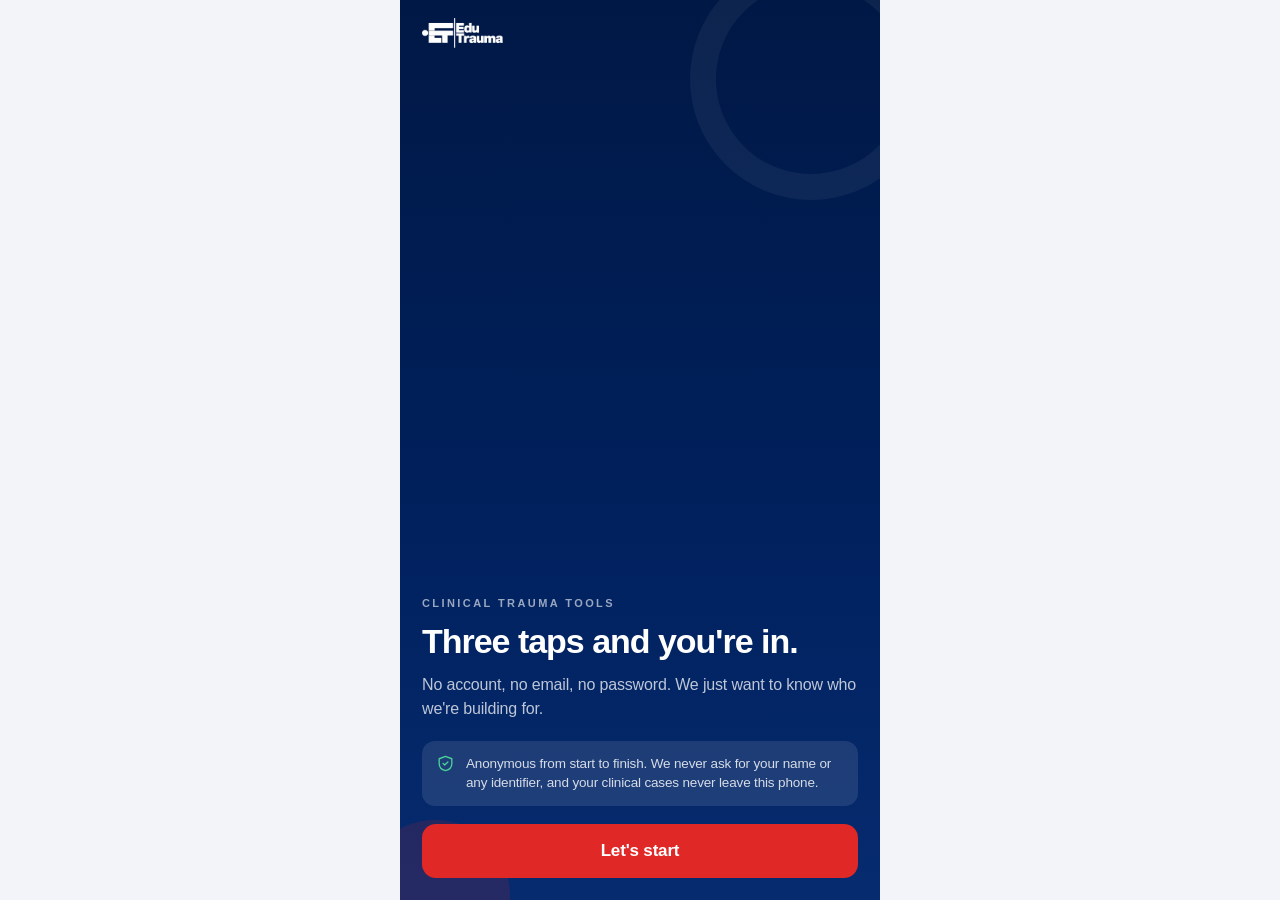
<file: mip/index.html>
<!DOCTYPE html>
<html lang="es">
<head>
<meta charset="UTF-8">
<meta name="viewport" content="width=device-width, initial-scale=1.0, viewport-fit=cover">
<title>EduTrauma Tools</title>
<meta name="theme-color" content="#00205C">
<meta name="robots" content="noindex">
<!-- Esta dirección se conserva porque ya circula en QR, enlaces y apps
     instaladas. Ahora lleva a la herramienta dentro del app. -->
<link rel="canonical" href="https://tools.edutrauma.net/#mip">
<script>location.replace('../#mip' + location.search);</script>
<meta http-equiv="refresh" content="0; url=../#mip">
<style>
  body{margin:0;min-height:100vh;display:flex;align-items:center;justify-content:center;
       background:#00205C;color:#fff;
       font:400 15px/1.5 -apple-system,BlinkMacSystemFont,"Segoe UI",Roboto,sans-serif}
  a{color:#fff}
</style>
</head>
<body><p>Abriendo EduTrauma Tools… <a href="../#mip">Continuar</a></p></body>
</html>
</file>
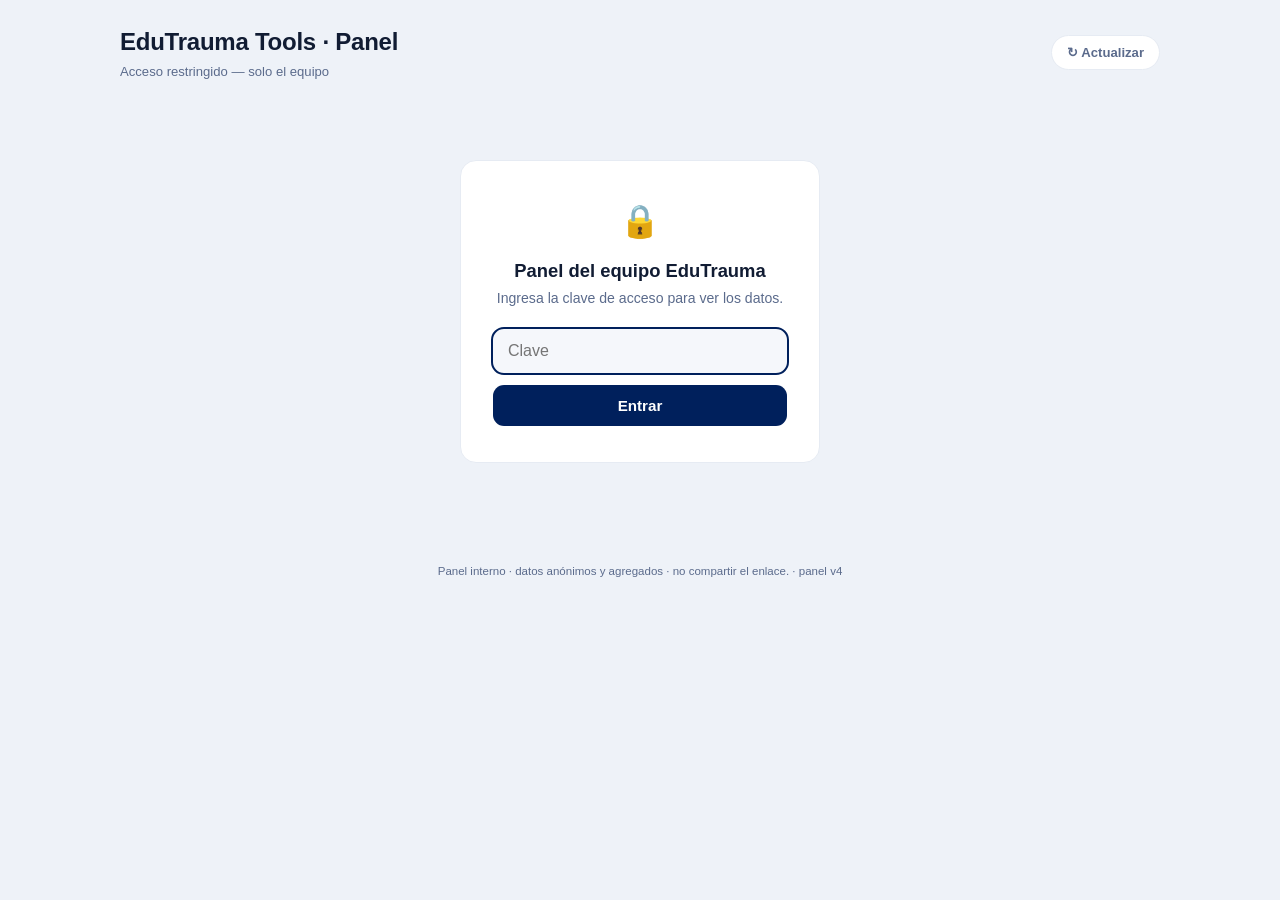
<file: panel/index.html>
<!DOCTYPE html>
<html lang="es">
<head>
<meta charset="UTF-8">
<meta name="viewport" content="width=device-width, initial-scale=1.0">
<meta name="robots" content="noindex, nofollow">
<title>Panel — EduTrauma Tools</title>
<style>
  :root{
    --navy:#00205C; --red:#E02826; --data:#00205C;
    --ink:#111c33; --muted:#5b6b8c; --line:#e6ebf3; --bg:#eef2f8; --card:#ffffff; --wash:#f5f7fb;
    --go:#1F7A5C; --go-bg:#e9f6f1; --warn:#B7791F; --warn-bg:#fdf6e7; --stop:#C0392B; --stop-bg:#fdecea;
    --r:16px; --r-sm:11px;
    --sans:-apple-system,BlinkMacSystemFont,"Segoe UI",Roboto,Helvetica,Arial,sans-serif;
    --mono:"SF Mono",ui-monospace,Menlo,Consolas,monospace;
  }
  @media (prefers-color-scheme: dark){
    :root{ --ink:#e9eef7; --muted:#93a1bd; --line:#243149; --bg:#0a1020; --card:#131c30; --wash:#0f1728;
      --go-bg:#0f2a22; --warn-bg:#2a2211; --stop-bg:#2a1512;
      /* colores de datos y estado propios del modo oscuro — el navy de marca no contrasta sobre fondo oscuro */
      --data:#7ca4f4; --go:#43bd8e; --warn:#e3a63c; --stop:#f2705f; }
    .login-btn{ background:var(--data); color:#0a1020; }
  }
  *{box-sizing:border-box;}
  body{ margin:0; background:var(--bg); color:var(--ink); font-family:var(--sans); line-height:1.5; -webkit-font-smoothing:antialiased; }
  .wrap{ max-width:1080px; margin:0 auto; padding:24px 20px 80px; }

  header.top{ display:flex; align-items:center; justify-content:space-between; gap:16px; flex-wrap:wrap; margin-bottom:8px; }
  header.top h1{ font-size:1.5rem; font-weight:800; margin:0; letter-spacing:-.01em; }
  header.top .sub{ font-size:.82rem; color:var(--muted); margin-top:2px; }
  .refresh{ display:inline-flex; align-items:center; gap:7px; background:var(--card); border:1px solid var(--line);
    color:var(--muted); font-family:inherit; font-size:.82rem; font-weight:700; padding:9px 15px; border-radius:999px; cursor:pointer; }
  .refresh:active{ transform:scale(.97); }

  /* Verdict banner */
  .verdict{ display:flex; align-items:flex-start; gap:16px; border-radius:var(--r); padding:20px 24px; margin:16px 0 8px; border:1px solid; }
  .verdict.go{ background:var(--go-bg); border-color:color-mix(in srgb,var(--go) 35%,transparent); }
  .verdict.weak, .verdict.wait{ background:var(--warn-bg); border-color:color-mix(in srgb,var(--warn) 35%,transparent); }
  .verdict.stop{ background:var(--stop-bg); border-color:color-mix(in srgb,var(--stop) 35%,transparent); }
  .verdict .dot{ width:44px; height:44px; border-radius:50%; flex-shrink:0; display:flex; align-items:center; justify-content:center; font-size:1.5rem; }
  .verdict.go .dot{ background:var(--go); } .verdict.weak .dot,.verdict.wait .dot{ background:var(--warn); } .verdict.stop .dot{ background:var(--stop); }
  .verdict .lbl{ font-size:.7rem; font-weight:800; letter-spacing:.1em; text-transform:uppercase; color:var(--muted); }
  .verdict .txt{ font-size:1.15rem; font-weight:800; letter-spacing:-.01em; }
  .verdict.go .txt{ color:var(--go); } .verdict.weak .txt,.verdict.wait .txt{ color:var(--warn); } .verdict.stop .txt{ color:var(--stop); }
  .verdict .v-why{ font-size:.92rem; color:var(--ink); margin-top:8px; line-height:1.55; max-width:76ch; opacity:.82; }
  .verdict .v-why b{ font-weight:800; opacity:1; }
  .verdict .dot{ margin-top:2px; }

  h2{ font-size:.74rem; font-weight:800; letter-spacing:.1em; text-transform:uppercase; color:var(--muted); margin:34px 0 12px; }

  /* KPI grid */
  .kpis{ display:grid; grid-template-columns:repeat(4,1fr); gap:14px; }
  .kpi{ background:var(--card); border:1px solid var(--line); border-radius:var(--r); padding:18px 20px; }
  .kpi .k-top{ display:flex; align-items:center; justify-content:space-between; }
  .kpi .k-name{ font-size:.8rem; font-weight:700; color:var(--muted); }
  .kpi .k-val{ font-size:2.3rem; font-weight:900; line-height:1.05; margin:6px 0 2px; font-variant-numeric:tabular-nums; letter-spacing:-.02em; }
  .kpi .k-sub{ font-size:.78rem; color:var(--muted); }
  .kpi .k-sub b{ color:var(--ink); font-weight:700; }
  .pill{ font-size:.64rem; font-weight:800; letter-spacing:.03em; text-transform:uppercase; padding:4px 9px; border-radius:999px; white-space:nowrap; }
  .pill.go{ color:var(--go); background:var(--go-bg); } .pill.warn{ color:var(--warn); background:var(--warn-bg); } .pill.stop{ color:var(--stop); background:var(--stop-bg); }

  .grid2{ display:grid; grid-template-columns:1.4fr 1fr; gap:14px; align-items:start; }
  .panel{ background:var(--card); border:1px solid var(--line); border-radius:var(--r); padding:20px 22px; }
  .panel h3{ margin:0 0 4px; font-size:1rem; font-weight:800; }
  .panel h3 .pcount{ font-size:.8rem; font-weight:800; color:var(--muted); background:var(--wash); border-radius:999px; padding:2px 9px; margin-left:7px; vertical-align:middle; }
  .panel .hint{ font-size:.78rem; color:var(--muted); margin:0 0 14px; }

  /* bars (single hue = magnitude) */
  .bar-row{ display:grid; grid-template-columns:130px 1fr 46px; align-items:center; gap:12px; padding:7px 0; font-size:.88rem; }
  .bar-row .bn{ font-weight:700; }
  .bar-track{ height:12px; border-radius:6px; background:var(--wash); overflow:hidden; }
  .bar-fill{ height:100%; border-radius:6px; background:var(--data); }
  .bar-row .bv{ font-variant-numeric:tabular-nums; font-weight:800; text-align:right; }

  /* ratings */
  .rate-row{ display:grid; grid-template-columns:1fr auto; align-items:center; gap:12px; padding:9px 0; border-top:1px solid var(--line); }
  .rate-row:first-child{ border-top:none; }
  .rate-row .rn{ font-weight:700; font-size:.9rem; }
  .rate-val{ display:flex; align-items:center; gap:8px; }
  .rate-num{ font-size:1.3rem; font-weight:900; font-variant-numeric:tabular-nums; }
  .rate-stars{ letter-spacing:1px; font-size:.95rem; }
  .rate-n{ font-size:.72rem; color:var(--muted); }
  .rate-empty{ font-size:.8rem; color:var(--muted); font-style:italic; }

  /* otras (texto libre) */
  .otras-wrap{ margin-top:16px; padding-top:14px; border-top:1px dashed var(--line); }
  .otras-head{ font-size:.72rem; font-weight:800; letter-spacing:.06em; text-transform:uppercase; color:var(--muted); margin-bottom:10px; }
  .otras-list{ display:flex; flex-wrap:wrap; gap:8px; }
  .chip{ font-size:.84rem; font-weight:600; background:var(--wash); border:1px solid var(--line); border-radius:999px; padding:5px 12px; color:var(--ink); }
  .chip .cn{ color:var(--muted); font-weight:800; margin-left:5px; }
  .chip.mute{ color:var(--muted); font-style:italic; font-weight:500; }

  /* sparkline */
  .spark-wrap{ margin-top:6px; }
  .spark-cap{ display:flex; justify-content:space-between; font-size:.72rem; color:var(--muted); margin-top:6px; }

  /* peticiones */
  .pet{ background:var(--wash); border:1px solid var(--line); border-radius:var(--r-sm); padding:13px 15px; margin-bottom:10px; }
  .pet .p-top{ display:flex; align-items:center; gap:8px; flex-wrap:wrap; margin-bottom:5px; }
  .p-tag{ font-size:.64rem; font-weight:800; letter-spacing:.03em; text-transform:uppercase; padding:3px 8px; border-radius:6px; }
  .p-tag.mejora{ color:var(--warn); background:var(--warn-bg); } .p-tag.nueva{ color:var(--go); background:var(--go-bg); }
  .p-meta{ font-size:.72rem; color:var(--muted); }
  .pet .p-txt{ font-size:.92rem; color:var(--ink); }
  .pet-empty{ color:var(--muted); font-style:italic; padding:20px 0; text-align:center; }

  .howto{ background:var(--card); border:1px solid var(--line); border-radius:var(--r); padding:6px 22px; margin-top:24px; }
  .howto summary{ cursor:pointer; font-weight:800; font-size:.88rem; padding:14px 0; list-style:none; color:var(--muted); }
  .howto summary::-webkit-details-marker{ display:none; }
  .howto ol{ margin:0 0 16px; padding-left:20px; font-size:.9rem; color:var(--ink); line-height:1.7; }

  .foot{ margin-top:30px; font-size:.72rem; color:var(--muted); text-align:center; }
  .loading, .errbox{ text-align:center; padding:80px 20px; color:var(--muted); }
  .errbox b{ color:var(--stop); }

  /* login */
  .login{ display:flex; justify-content:center; padding:70px 20px; }
  .login-card{ background:var(--card); border:1px solid var(--line); border-radius:var(--r); padding:36px 32px; max-width:360px; width:100%; text-align:center; }
  .login-ico{ font-size:2rem; }
  .login-h{ font-size:1.15rem; font-weight:800; margin:12px 0 4px; color:var(--ink); }
  .login-p{ font-size:.88rem; color:var(--muted); margin:0 0 20px; }
  .login-input{ width:100%; padding:12px 14px; font-size:1rem; border:1px solid var(--line); border-radius:var(--r-sm); background:var(--wash); color:var(--ink); font-family:inherit; margin-bottom:12px; }
  .login-input:focus{ outline:2px solid var(--data); border-color:transparent; }
  .login-btn{ width:100%; padding:12px; font-size:.95rem; font-weight:800; color:#fff; background:var(--data); border:none; border-radius:var(--r-sm); cursor:pointer; font-family:inherit; }
  .login-btn:active{ transform:scale(.98); }
  .login-err{ margin-top:14px; font-size:.85rem; color:var(--stop); font-weight:600; }

  @media (max-width:820px){ .kpis{ grid-template-columns:repeat(2,1fr); } .grid2{ grid-template-columns:1fr; } }
  @media (max-width:460px){ .bar-row{ grid-template-columns:96px 1fr 40px; } }
</style>
</head>
<body>
<div class="wrap">
  <header class="top">
    <div>
      <h1>EduTrauma Tools · Panel</h1>
      <div class="sub" id="sub">Cargando…</div>
    </div>
    <div style="display:flex;gap:8px;">
      <button class="refresh" id="btnSalir" onclick="logout()" style="display:none">Salir</button>
      <button class="refresh" onclick="load()">↻ Actualizar</button>
    </div>
  </header>
  <div id="app"><div class="loading">Cargando datos…</div></div>
  <div class="foot">Panel interno · datos anónimos y agregados · no compartir el enlace. · <span id="ver">panel v4</span></div>
</div>

<script>
const URL_BASE = 'https://devn8n.tuescuelademarcas.cl/webhook/et-panel-data';
const KEY_STORE = 'et_panel_key';

function stars(avg){ const full=Math.round(avg); let s=''; for(let i=1;i<=5;i++) s+= i<=full?'★':'☆'; return s; }
function esc(x){ return String(x==null?'':x).replace(/[&<>]/g,c=>({'&':'&amp;','<':'&lt;','>':'&gt;'}[c])); }

function chart(data){
  const W=720,H=200,padL=32,padR=46,padT=24,padB=30;
  const pw=W-padL-padR, ph=H-padT-padB;
  const vals=data.map(d=>d.users);
  const maxV=Math.max(...vals,1);
  let step, top;
  if(maxV<=5){ step=1; top=maxV; }
  else { const rough=maxV/4, mag=Math.pow(10,Math.floor(Math.log10(rough))), u=rough/mag; step=(u<=1?1:u<=2?2:u<=5?5:10)*mag; top=Math.ceil(maxV/step)*step; }
  const X=i=>padL+(data.length<2?0:i*(pw/(data.length-1)));
  const Y=v=>padT+ph-(v/top)*ph;
  const tk=[]; for(let v=0; v<=top+1e-6; v+=step) tk.push(Math.round(v));
  const grid=tk.map(t=>`<line x1="${padL}" y1="${Y(t).toFixed(1)}" x2="${W-padR}" y2="${Y(t).toFixed(1)}" stroke="var(--line)" stroke-width="1" ${t===0?'':'stroke-dasharray="3 4"'}/><text x="${padL-8}" y="${(Y(t)+4).toFixed(1)}" text-anchor="end" font-size="12" fill="var(--muted)">${t}</text>`).join('');
  const pts=data.map((d,i)=>[X(i),Y(d.users)]);
  const line=pts.map((p,i)=>(i?'L':'M')+p[0].toFixed(1)+' '+p[1].toFixed(1)).join(' ');
  const area=line+` L${pts[pts.length-1][0].toFixed(1)} ${padT+ph} L${pts[0][0].toFixed(1)} ${padT+ph} Z`;
  const dots=data.map((d,i)=>`<circle cx="${pts[i][0].toFixed(1)}" cy="${pts[i][1].toFixed(1)}" r="3" fill="var(--data)"><title>${d.day}: ${d.users} ${d.users===1?'usuario':'usuarios'}</title></circle>`).join('');
  const last=data.length-1, peakI=vals.indexOf(maxV), tv=data[last].users;
  let labels='';
  if(maxV>0 && peakI!==last) labels+=`<text x="${X(peakI).toFixed(1)}" y="${(Y(maxV)-9).toFixed(1)}" text-anchor="middle" font-size="13" font-weight="800" fill="var(--ink)">${maxV}</text>`;
  labels+=`<text x="${X(last).toFixed(1)}" y="${(Y(tv)-11).toFixed(1)}" text-anchor="middle" font-size="13" font-weight="800" fill="var(--data)">${tv}</text>`;
  const todayDot=`<circle cx="${X(last).toFixed(1)}" cy="${Y(tv).toFixed(1)}" r="4.5" fill="var(--data)" stroke="var(--card)" stroke-width="2"/>`;
  const midI=Math.floor(last/2);
  const xlab=[[0,data[0].day.slice(5),'start'],[midI,data[midI].day.slice(5),'middle'],[last,'hoy','end']].map(([i,t,a])=>`<text x="${X(i).toFixed(1)}" y="${H-8}" text-anchor="${a}" font-size="12" fill="var(--muted)">${t}</text>`).join('');
  return `<svg viewBox="0 0 ${W} ${H}" style="width:100%;height:auto;display:block;" font-family="inherit">
    ${grid}
    <path d="${area}" fill="var(--data)" opacity="0.10"/>
    <path d="${line}" fill="none" stroke="var(--data)" stroke-width="2" stroke-linecap="round" stroke-linejoin="round"/>
    ${dots}${todayDot}${labels}${xlab}
  </svg>`;
}

function bars(items, label){
  const max=Math.max(1,...items.map(i=>i.n));
  return items.map(i=>`<div class="bar-row">
    <div class="bn">${barName(i)}</div>
    <div class="bar-track"><div class="bar-fill" style="width:${Math.max(3,i.n/max*100)}%"></div></div>
    <div class="bv">${i.n}</div>
  </div>`).join('');
}
function barName(i){ return esc(i.name||i.pais||i.prof||i.fuente||i.tool); }

function kpi(name, val, sub, pill){
  return `<div class="kpi"><div class="k-top"><span class="k-name">${name}</span>${pill?`<span class="pill ${pill.c}">${pill.t}</span>`:''}</div>
    <div class="k-val">${val}</div><div class="k-sub">${sub||''}</div></div>`;
}

function render(d){
  const retPill = d.retention>=25?{c:'go',t:'meta ✓'}:{c:'warn',t:'meta 25%'};
  const actPill = d.activation>=50?{c:'go',t:'meta ✓'}:{c:'warn',t:'meta 50%'};
  const langsArr=[{name:'Español',n:d.langs.es},{name:'English',n:d.langs.en},{name:'Português',n:d.langs.pt}];

  const ratingsHTML = d.ratings.map(r=> r.avg!=null
    ? `<div class="rate-row"><div class="rn">${esc(r.name)}</div>
        <div class="rate-val"><span class="rate-num">${r.avg.toFixed(1)}</span><span class="rate-stars" style="color:var(--warn)">${stars(r.avg)}</span><span class="rate-n">${r.n}</span></div></div>`
    : `<div class="rate-row"><div class="rn">${esc(r.name)}</div><div class="rate-empty">sin respuestas aún</div></div>`
  ).join('');

  const petCard = p => `<div class="pet"><div class="p-top">
        <span class="p-meta">${esc(p.fecha)} · ${esc(p.tool)} · ${esc(p.esp||'—')} · ${esc(p.pais||'—')}</span>
      </div><div class="p-txt">${esc(p.texto)}</div></div>`;
  const nuevas = d.peticiones.filter(p=>p.tipo==='Herramienta nueva');
  const mejoras = d.peticiones.filter(p=>p.tipo!=='Herramienta nueva');
  const petGroup = (arr, vacio) => arr.length ? arr.map(petCard).join('') : `<div class="pet-empty">${vacio}</div>`;

  document.getElementById('app').innerHTML = `
    ${(()=>{
      const V={
        wait:{word:'Aún es pronto para saber', why:`Solo hay <b>${d.users} usuarios</b>: muy pocos para concluir. Ahora el trabajo es <b>distribuir y traer gente</b>, todavía no cambiar la app.`},
        go:{word:'Hay tracción — vale la pena invertir más', why:`<b>${d.retention}%</b> vuelve otro día y <b>${d.activation}%</b> llega a un resultado — ambos sobre la meta. La gente <b>la usa y regresa</b>: suma más herramientas y empuja la difusión.`},
        weak:{word:'Tracción débil — mejora antes de escalar', why:`<b>${d.retention}%</b> de la gente vuelve otro día (meta 25%) y <b>${d.activation}%</b> llega a un resultado (meta 50%). Hay interés, pero <b>pocos regresan</b>. Antes de gastar en difusión masiva, atiende lo que piden más abajo.`},
        stop:{word:'Sin tracción — hay que replantear', why:`Solo <b>${d.retention}%</b> vuelve otro día. La gente entra una vez y <b>no regresa</b>: el formato no está enganchando; conviene replantear antes de invertir.`}
      };
      const v=V[d.verdict.level]||V.weak;
      const ic=d.verdict.level==='go'?'🟢':d.verdict.level==='stop'?'🔴':'🟡';
      return `<div class="verdict ${d.verdict.level}">
        <div class="dot">${ic}</div>
        <div>
          <div class="lbl">El veredicto — ¿vale la pena seguir invirtiendo en estas herramientas?</div>
          <div class="txt">${v.word}</div>
          <div class="v-why">${v.why}</div>
        </div>
      </div>`;
    })()}

    <h2>¿Cuánta gente la usa?</h2>
    <div class="kpis">
      ${kpi('Usuarios únicos', d.users, `<b>${d.u7}</b> esta semana · <b>${d.u30}</b> este mes`)}
      ${kpi('Vuelven otro día', d.retention+'%', `<b>${d.returned}</b> personas · la métrica que decide`, retPill)}
      ${kpi('Llegan a un resultado', d.activation+'%', 'de los que entran usan la app de verdad', actPill)}
      ${kpi('Países', d.countries, 'se está esparciendo')}
      ${kpi('La instalaron', d.instalados ?? 0, `${d.users?Math.round((d.instalados||0)*100/d.users):0}% · <b>${d.iosIntento||0}</b> abrieron la guía de iPhone. Solo a los instalados se les puede mandar un aviso.`)}
    </div>

    <div class="grid2" style="margin-top:14px;">
      <div class="panel">
        <h3>Actividad — usuarios por día</h3>
        <p class="hint">Últimos 14 días. Lo que quieres ver: la línea subiendo.</p>
        <div class="spark-wrap">${chart(d.spark)}</div>
      </div>
      <div class="panel">
        <h3>¿Les sirve? — nota 1 a 5</h3>
        <p class="hint">Lo que respondieron en la encuesta.</p>
        ${ratingsHTML}
      </div>
    </div>

    ${(() => {
      const c = d.casos || {};
      const hay = (c.guardadores || 0) > 0;
      return `
    <h2>¿Lo usan como asistente de turno?</h2>
    <p class="hint" style="margin:-6px 0 12px;">
      Casos es la apuesta de que la app deje de ser una calculadora y pase a acompañar un turno.
      Esto dice si prendió. <b>Solo contamos cuántos registros hay, nunca qué dicen</b> — los casos
      viven en el teléfono de cada persona y no se envían.
    </p>
    <div class="kpis">
      ${kpi('Guardan casos', c.guardadores ?? 0,
            `<b>${c.adopcion || 0}%</b> de los usuarios · ${c.creadores || 0} crearon alguno`)}
      ${kpi('Registros guardados', c.registros ?? 0,
            hay ? `<b>${c.porGuardador}</b> por persona en promedio` : 'todavía ninguno')}
      ${kpi('Entregan el caso', c.compartidores ?? 0,
            `${c.compartidos || 0} veces compartido o impreso`)}
    </div>
    <div class="panel" style="margin-top:14px;">
      <h3>Qué guardan</h3>
      <p class="hint">${hay
        ? 'De qué herramienta viene cada registro. Dice para qué usan realmente la memoria.'
        : 'Cuando alguien guarde su primer resultado en un caso, aparecerá aquí.'}</p>
      ${c.porHerramienta && c.porHerramienta.length
        ? bars(c.porHerramienta.map(x => ({ tool: x.tool, n: x.n })))
        : '<div class="pet-empty">Sin registros todavía. Publicado hoy — dale unos días antes de concluir nada.</div>'}
    </div>`;
    })()}

    <div class="grid2" style="margin-top:14px;">
      <div class="panel">
        <h3>Uso por herramienta</h3>
        <p class="hint">Resultados entregados por cada una.</p>
        ${bars(d.usoTool)}
      </div>
      <div class="panel">
        <h3>Idioma de uso</h3>
        <p class="hint">Personas por idioma. Confirma si el trilingüe se está usando.</p>
        ${bars(langsArr)}
      </div>
    </div>

    <h2>¿De dónde y quiénes son?</h2>
    <div class="grid2">
      <div class="panel">
        <h3>Países — top</h3>
        <p class="hint">Personas distintas por país. ${d.countries} países en total.</p>
        ${d.paises && d.paises.length ? bars(d.paises) : '<div class="pet-empty">Sin datos aún.</div>'}
      </div>
      <div class="panel">
        <h3>Profesiones</h3>
        <p class="hint">Personas por especialidad declarada.${d.sinProf ? ` <b>${d.sinProf}</b> no la indicaron.` : ''}</p>
        ${d.profesiones && d.profesiones.length ? bars(d.profesiones) : '<div class="pet-empty">Nadie ha declarado su profesión aún.</div>'}
        ${d.otras && d.otras.length ? `<div class="otras-wrap">
          <div class="otras-head">↳ Otra — ${d.otrasTotal} ${d.otrasTotal===1?'persona escribió':'personas escribieron'} lo suyo</div>
          <div class="otras-list">${d.otras.map(o=>`<span class="chip ${o.prof==='(sin especificar)'?'mute':''}">${esc(o.prof)}${o.n>1?`<span class="cn">×${o.n}</span>`:''}</span>`).join('')}</div>
        </div>` : ''}
      </div>
    </div>

    <h2>¿Cómo nos conocieron?</h2>
    <div class="panel">
      <p class="hint">De «¿Cómo nos conociste?» en el hub. ${d.fuentesTotal||0} de ${d.users} respondieron. ${d.fuentesTotal ? 'Muestra qué canal trae más gente.' : 'Aún nadie ha respondido — empezará a llenarse con los nuevos ingresos.'}</p>
      ${d.fuentes && d.fuentes.length ? bars(d.fuentes) : '<div class="pet-empty">Sin respuestas todavía.</div>'}
    </div>

    <h2>📋 Lo que piden tus usuarios — tu lista de tareas</h2>
    <div class="grid2">
      <div class="panel">
        <h3>🆕 Herramientas nuevas <span class="pcount">${nuevas.length}</span></h3>
        <p class="hint">Pregunta: «¿Qué otra herramienta te gustaría?»</p>
        ${petGroup(nuevas, 'Nadie ha pedido una herramienta nueva todavía.')}
      </div>
      <div class="panel">
        <h3>🔧 Por mejorar <span class="pcount">${mejoras.length}</span></h3>
        <p class="hint">Pregunta: «¿Le agregarías algo?»</p>
        ${petGroup(mejoras, 'Nadie ha pedido una mejora todavía.')}
      </div>
    </div>

    <details class="howto">
      <summary>ℹ️ Cómo leer este panel</summary>
      <ol>
        <li><b>Mira el veredicto</b> (arriba). Te dice qué hacer, sin que tengas que interpretar números.</li>
        <li>Si dice <b>"pocos datos"</b>: tu trabajo es distribuir, no cambiar la app.</li>
        <li>El número que más importa es <b>"vuelven otro día"</b> (retención). Arriba de 25% = tienes algo real.</li>
        <li>Si la gente vuelve pero la nota es baja → mira <b>"lo que piden"</b> y mejora eso.</li>
        <li>Revísalo <b>una vez por semana</b>, no todos los días — el ruido diario confunde.</li>
      </ol>
    </details>`;

  const t=new Date(d.generated);
  document.getElementById('sub').textContent = `${d.total_events.toLocaleString('es')} eventos · actualizado ${t.toLocaleString('es-CL',{hour:'2-digit',minute:'2-digit',day:'2-digit',month:'2-digit'})}`;
}

function showLogin(msg){
  document.getElementById('btnSalir').style.display='none';
  document.getElementById('sub').textContent = 'Acceso restringido — solo el equipo';
  document.getElementById('app').innerHTML = `
    <div class="login"><div class="login-card">
      <div class="login-ico">🔒</div>
      <div class="login-h">Panel del equipo EduTrauma</div>
      <p class="login-p">Ingresa la clave de acceso para ver los datos.</p>
      <input id="pw" type="password" class="login-input" placeholder="Clave" autocomplete="current-password">
      <button class="login-btn" onclick="doLogin()">Entrar</button>
      ${msg?`<div class="login-err">${msg}</div>`:''}
    </div></div>`;
  const pw=document.getElementById('pw'); pw.focus();
  pw.addEventListener('keydown', e=>{ if(e.key==='Enter') doLogin(); });
}
function doLogin(){
  const v=document.getElementById('pw').value.trim();
  if(!v) return;
  localStorage.setItem(KEY_STORE, v);
  load();
}
function logout(){ localStorage.removeItem(KEY_STORE); showLogin(''); }

/* El panel lee TODA la tabla de eventos, así que la respuesta tarda unos segundos
   y crece con el tiempo. Damos margen (30 s) y reintentamos: un corte de red
   momentáneo no debe dejar la pantalla en error. */
const FETCH_TIMEOUT_MS = 30000;
const REINTENTOS = 2;

function pedirDatos(key, intento){
  const ctrl = new AbortController();
  const to = setTimeout(()=>ctrl.abort('timeout'), FETCH_TIMEOUT_MS);
  return fetch(URL_BASE+'?k='+encodeURIComponent(key), {cache:'no-store', signal:ctrl.signal})
    .then(r=>{ clearTimeout(to); if(!r.ok) throw new Error('HTTP '+r.status); return r.json(); })
    .catch(err=>{
      clearTimeout(to);
      if(intento < REINTENTOS){
        const espera = 1500 * (intento + 1);
        const el = document.getElementById('app');
        if(el) el.innerHTML = `<div class="loading">Reintentando… (${intento+1}/${REINTENTOS})</div>`;
        return new Promise(res=>setTimeout(res, espera)).then(()=>pedirDatos(key, intento+1));
      }
      throw err;
    });
}

function diagnostico(e){
  if(!navigator.onLine) return 'Tu dispositivo aparece <b>sin conexión a internet</b>.';
  const m = String(e && (e.message||e));
  if(/abort|timeout/i.test(m)) return 'El servidor <b>tardó demasiado</b> en responder. Vuelve a intentar en un minuto.';
  if(/failed to fetch|networkerror|load failed/i.test(m))
    return 'No se pudo contactar al servidor. Estoy revisando exactamente por qué…';
  return 'Detalle técnico: ' + esc(m);
}

/* Diagnóstico automático: distingue las tres causas posibles sin que el usuario
   tenga que saber nada técnico. Se ejecuta solo cuando la carga falla. */
async function autodiagnostico(){
  const caja = document.getElementById('diag');
  if(!caja) return;
  const prueba = async (fn) => { try{ await fn(); return true; }catch(e){ return false; } };

  // 1) ¿Llega la red desde este navegador? (mismo origen, siempre disponible)
  const red = await prueba(()=>fetch('./index.html?d='+Date.now(), {cache:'no-store'}));
  // 2) ¿Se alcanza el servidor? no-cors: si el dominio está bloqueado, falla igual;
  //    si solo fuese un problema de permisos CORS, esta sí pasa.
  const host = await prueba(()=>fetch(URL_BASE, {mode:'no-cors', cache:'no-store'}));

  let veredicto, guia;
  if(!red){
    veredicto = 'Tu conexión a internet no está respondiendo.';
    guia = 'Revisa el wifi o los datos y vuelve a intentar.';
  } else if(!host){
    veredicto = 'Tu navegador NO logra alcanzar el servidor de datos.';
    guia = 'La red o el navegador está bloqueando <code>devn8n.tuescuelademarcas.cl</code>. '+
           'Prueba en <b>ventana de incógnito</b> (ahí las extensiones están apagadas); si ahí funciona, '+
           'es una extensión de Chrome. Si tampoco funciona, es la red que estás usando (wifi del hospital, VPN o antivirus).';
  } else {
    veredicto = 'El servidor responde, pero rechazó esta petición.';
    guia = 'Suele ser un problema momentáneo del servidor. Espera un minuto y reintenta; si sigue, avísame.';
  }
  caja.innerHTML = `<div style="margin-top:14px;padding:13px 15px;border:1px solid var(--line);border-radius:var(--r-sm);
    background:var(--wash);text-align:left;font-size:.88rem;line-height:1.55;color:var(--ink);">
    <b>Diagnóstico:</b> ${veredicto}<br>${guia}</div>`;
}

/* ---------- Foto local cifrada (mismo dominio) ----------
   Se lee ANTES que el servidor: al venir del mismo dominio, ninguna extensión
   de privacidad la bloquea (ese fue el fallo real) y además carga al instante.
   El archivo es público pero está cifrado con la clave del equipo. */
async function leerFotoLocal(clave){
  let p;
  try{
    const r = await fetch('./data.json?ts=' + Date.now(), { cache:'no-store' });
    if(!r.ok) throw 0;
    p = await r.json();
    if(!p || !p.data) throw 0;
  }catch(e){ throw new Error('sin-foto'); }
  try{
    return await descifrar(p, clave);
  }catch(e){ throw new Error('clave-mala'); } // el archivo está bien: la clave no
}
async function descifrar(p, clave){
  const enc = new TextEncoder();
  const b64 = s => Uint8Array.from(atob(s), c => c.charCodeAt(0));
  const base = await crypto.subtle.importKey('raw', enc.encode(clave), 'PBKDF2', false, ['deriveKey']);
  const k = await crypto.subtle.deriveKey(
    { name:'PBKDF2', salt:b64(p.salt), iterations:p.iter, hash:'SHA-256' },
    base, { name:'AES-GCM', length:256 }, false, ['decrypt']);
  const plano = await crypto.subtle.decrypt({ name:'AES-GCM', iv:b64(p.iv) }, k, b64(p.data));
  return JSON.parse(new TextDecoder().decode(plano));
}

function haceCuanto(iso){
  const min = Math.max(0, Math.round((Date.now() - new Date(iso).getTime())/60000));
  if(min < 1) return 'recién actualizado';
  if(min < 60) return 'actualizado hace ' + min + ' min';
  const h = Math.round(min/60);
  return 'actualizado hace ' + h + (h===1 ? ' hora' : ' horas');
}

function load(){
  const key = localStorage.getItem(KEY_STORE);
  if(!key){ showLogin(''); return; }
  document.getElementById('app').innerHTML = '<div class="loading">Cargando datos…</div>';
  // 1º la foto local; si no existe o la clave no sirve, se consulta al servidor.
  leerFotoLocal(key)
    .then(d=>{
      document.getElementById('btnSalir').style.display='';
      render(d);
      const s = document.getElementById('sub');
      if(s) s.textContent += ' · ' + haceCuanto(d.generated);
    })
    .catch(err=>{
      // La foto existe pero no abre con esta clave → la clave está mal.
      if(String(err.message)==='clave-mala'){
        localStorage.removeItem(KEY_STORE);
        showLogin('Clave incorrecta. Intenta de nuevo.');
        return;
      }
      window.__origenFallo = 'sin foto local (' + String(err.message) + ')';
      return cargarDesdeServidor(key); // aún no hay foto publicada: se pide al servidor
    });
}

function cargarDesdeServidor(key){
  pedirDatos(key, 0)
    .then(d=>{
      if(d.error==='no-auth'){ localStorage.removeItem(KEY_STORE); showLogin('Clave incorrecta. Intenta de nuevo.'); return; }
      if(d.error) throw new Error(d.error);
      document.getElementById('btnSalir').style.display='';
      render(d);
    })
    .catch(e=>{
      document.getElementById('app').innerHTML =
        `<div class="errbox"><b>No se pudieron cargar los datos.</b><br>${diagnostico(e)}<br><small style="opacity:.7">origen: ${esc(window.__origenFallo||'servidor')} · panel v4</small>
         <div id="diag"></div>
         <br><button class="refresh" onclick="load()">↻ Reintentar</button></div>`;
      autodiagnostico();
    });
}
load();
setInterval(load, 5*60*1000); // auto-refresca cada 5 min
</script>
</body>
</html>
</file>
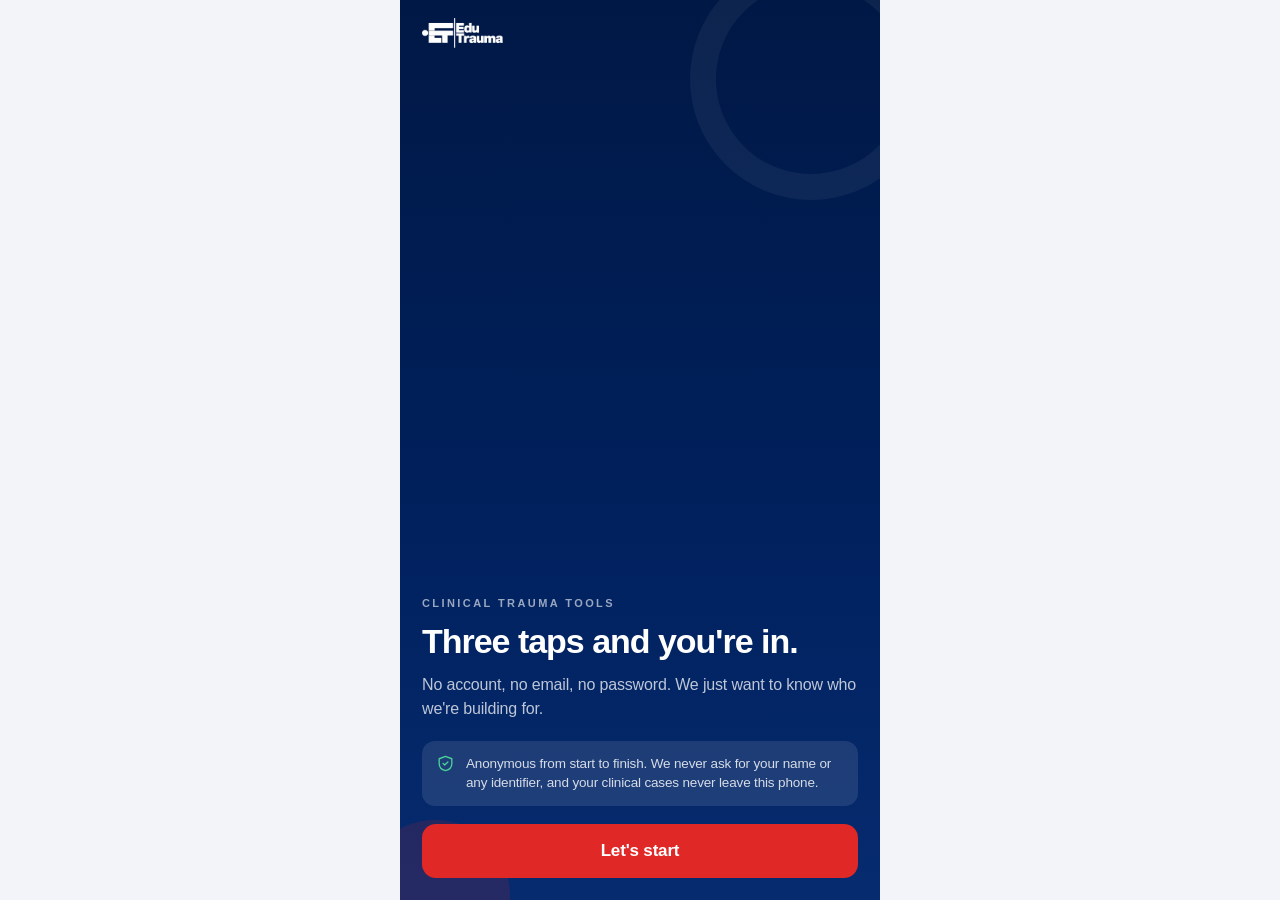
<file: teg/index.html>
<!DOCTYPE html>
<html lang="es">
<head>
<meta charset="UTF-8">
<meta name="viewport" content="width=device-width, initial-scale=1.0, viewport-fit=cover">
<title>EduTrauma Tools</title>
<meta name="theme-color" content="#00205C">
<meta name="robots" content="noindex">
<!-- Esta dirección se conserva porque ya circula en QR, enlaces y apps
     instaladas. Ahora lleva a la herramienta dentro del app. -->
<link rel="canonical" href="https://tools.edutrauma.net/#teg">
<script>location.replace('../#teg' + location.search);</script>
<meta http-equiv="refresh" content="0; url=../#teg">
<style>
  body{margin:0;min-height:100vh;display:flex;align-items:center;justify-content:center;
       background:#00205C;color:#fff;
       font:400 15px/1.5 -apple-system,BlinkMacSystemFont,"Segoe UI",Roboto,sans-serif}
  a{color:#fff}
</style>
</head>
<body><p>Abriendo EduTrauma Tools… <a href="../#teg">Continuar</a></p></body>
</html>
</file>
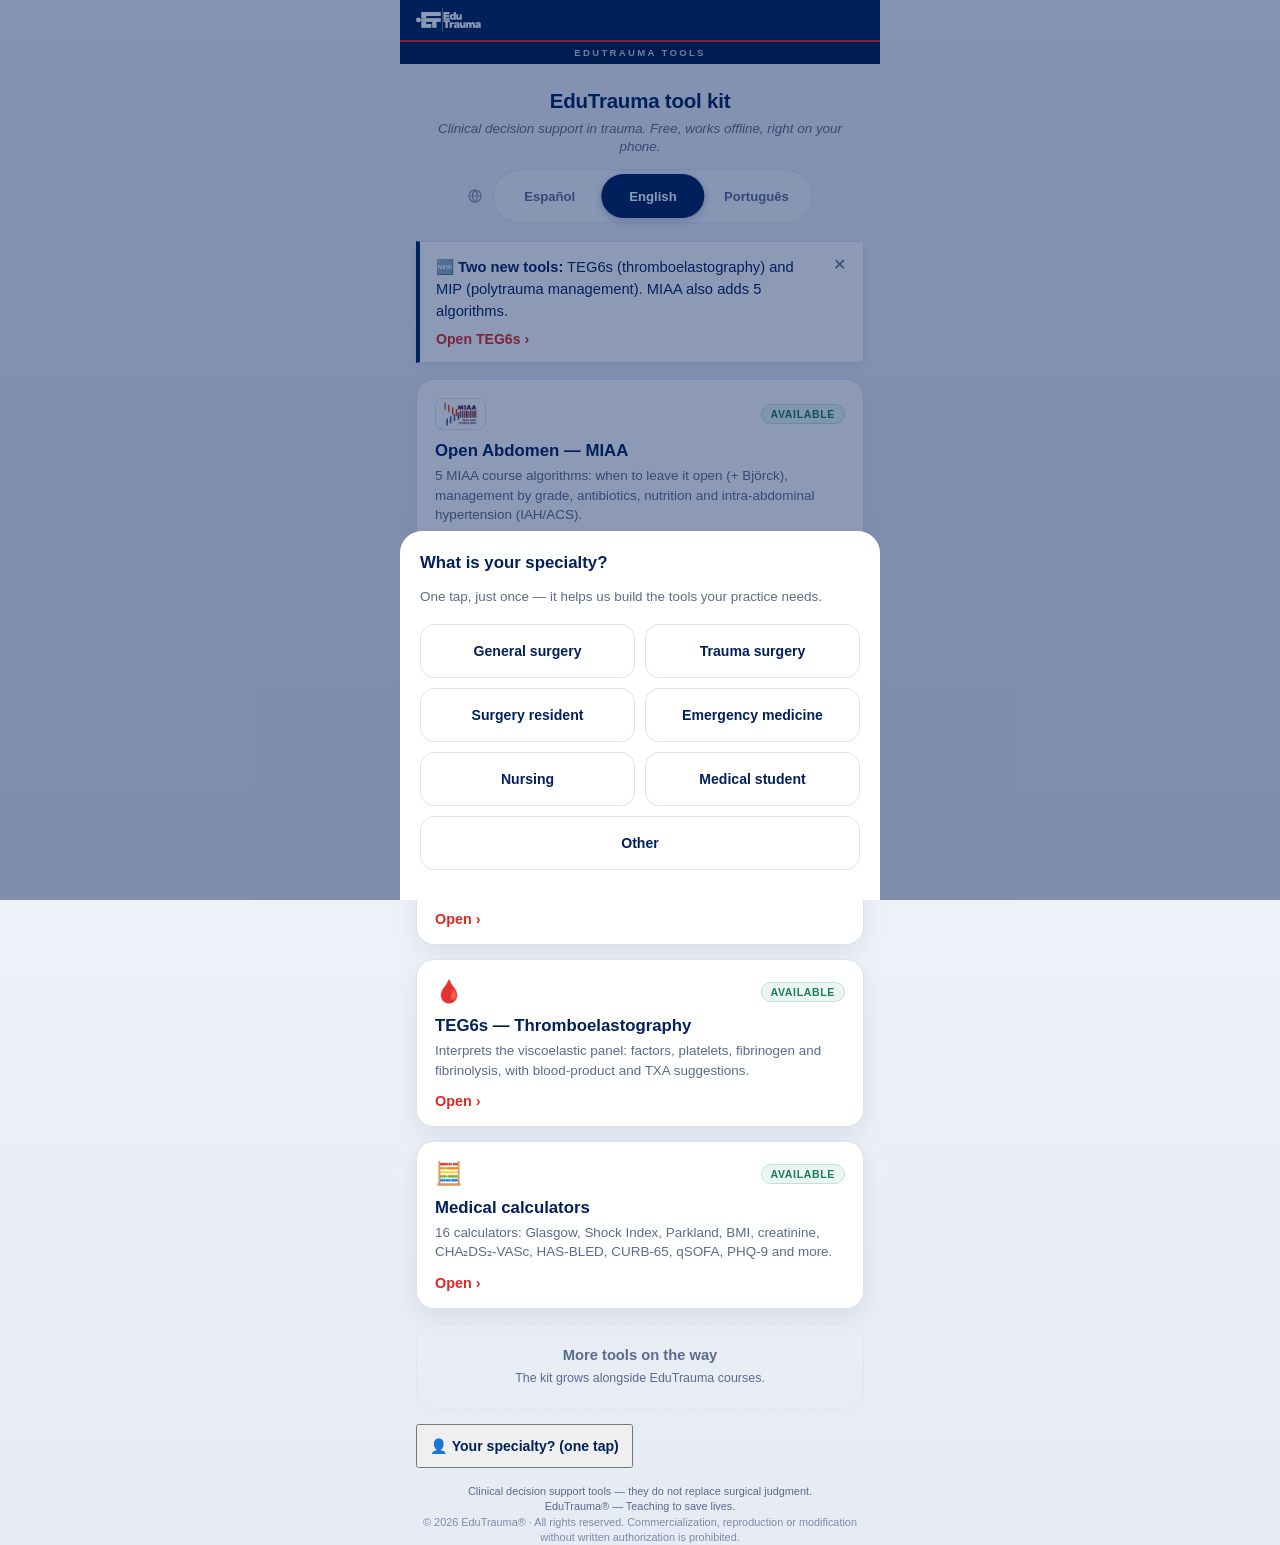
<file: clasico.html>
<!DOCTYPE html>
<html lang="es">
<head>
<meta charset="UTF-8">
<meta name="viewport" content="width=device-width, initial-scale=1.0, maximum-scale=1, user-scalable=no, viewport-fit=cover">
<title>EduTrauma Tools — Herramientas Clínicas</title>
<meta name="theme-color" content="#00205C">
<meta name="description" content="Kit de herramientas clínicas EduTrauma: apoyo a la decisión en cirugía de trauma. Gratis, offline, en tres idiomas.">

<!-- PWA -->
<link rel="manifest" href="manifest.json">
<link rel="icon" href="icon-192.png">
<link rel="apple-touch-icon" href="apple-touch-icon.png">
<meta name="apple-mobile-web-app-capable" content="yes">
<meta name="mobile-web-app-capable" content="yes">
<meta name="apple-mobile-web-app-status-bar-style" content="black-translucent">
<meta name="apple-mobile-web-app-title" content="ET Tools">

<link rel="stylesheet" href="design/edutrauma-ui.css">
</head>
<body>
<div class="app">

  <div class="brand-strip">
    <img src="logo-blanco-trim.png" alt="EduTrauma" class="brand-logo">
  </div>
  <div class="brand-ribbon" id="brandRibbon">EduTrauma Tools</div>

  <div class="install-banner" id="installBanner">
    <span id="installText"></span>
    <button id="installBtn"></button>
    <button class="close-x" onclick="dismissInstall()" aria-label="Cerrar">✕</button>
  </div>

  <header>
    <h1 id="hubTitle"></h1>
    <p id="hubSubtitle"></p>
  </header>

  <main id="main"></main>

  <footer id="hubFooter"></footer>
</div>

<script>
/* ============ Analytics (anónimo, → n8n) ============ */
const ET_EVENTS_URL = 'https://devn8n.tuescuelademarcas.cl/webhook/et-tools-event';
/* Cola offline: si no hay conexión, el evento se guarda y se reenvía después */
function etEnqueue(p){
  try{
    const q = JSON.parse(localStorage.getItem('et_queue') || '[]');
    q.push(p);
    while (q.length > 200) q.shift();
    localStorage.setItem('et_queue', JSON.stringify(q));
  }catch(e){}
}
function etPost(p){
  return fetch(ET_EVENTS_URL, {
    method: 'POST', keepalive: true,
    headers: { 'Content-Type': 'application/json' },
    body: JSON.stringify(p)
  }).then(r => { if (!r.ok) throw new Error('http'); });
}
function etFlushQueue(){
  let q = [];
  try{ q = JSON.parse(localStorage.getItem('et_queue') || '[]'); }catch(e){}
  if (!q.length) return;
  try{ localStorage.setItem('et_queue', '[]'); }catch(e){}
  q.forEach(p => etPost(p).catch(() => etEnqueue(p)));
}
window.addEventListener('online', etFlushQueue);
etFlushQueue();


function etAnonId(){
  let id = localStorage.getItem('et_anon');
  if (!id){
    id = (crypto.randomUUID ? crypto.randomUUID() : 'a-' + Date.now() + '-' + Math.random().toString(36).slice(2));
    localStorage.setItem('et_anon', id);
  }
  return id;
}

function etProfile(){
  try{ return JSON.parse(localStorage.getItem('et_profile') || '{}'); }catch(e){ return {}; }
}

function sendEvent(event, extra){
  try{
    const p = etProfile();
    const __p = {
        ts: new Date().toISOString(),
        anon_id: etAnonId(),
        event: event,
        tool: 'hub',
        lang: LANG,
        country: p.country || '',
        specialty: p.specialty || '',
        tz: (Intl.DateTimeFormat().resolvedOptions().timeZone || ''),
        ua: navigator.userAgent.slice(0, 180),
        extra: extra || {}
      };
    etPost(__p).catch(() => etEnqueue(__p));
  }catch(e){}
}

/* ============ i18n ============ */
const I18N = {
  es: {
    specOtherPh: "Escríbela aquí… (ej: Veterinaria)",
    specContinue: "Continuar ›",
    installText: "Instala el kit en tu pantalla de inicio para acceso rápido, incluso sin conexión.",
    installBtn: "Instalar",
    installIOSShort: "Guárdala en tu pantalla de inicio — funciona sin conexión.",
    iosHow: "¿Cómo?",
    iosTitle: "Instalar en tu iPhone",
    iosSteps: ["Toca el botón <b>Compartir</b> (el cuadrado con flecha ↑) en la barra de Safari", "Desliza hacia abajo y elige <b>“Agregar a pantalla de inicio”</b>", "Toca <b>Agregar</b> — quedará como una app con el logo EduTrauma"],
    iosDone: "Entendido",
    profileSkip: "Ahora no",
    profileMini: "¿Tu especialidad? (un toque)",
    htmlLang: "es",
    ribbon: "EduTrauma Tools",
    title: "Kit de herramientas EduTrauma",
    subtitle: "Apoyo a la decisión clínica en trauma. Gratis, funciona sin conexión, directo en tu teléfono.",
    open: "Abrir ›",
    available: "Disponible",
    soonTitle: "Más herramientas en camino",
    soonDesc: "El kit crece junto a los cursos EduTrauma.",
    profileTitle: "¿Cuál es tu especialidad?",
    profileDesc: "Un toque, solo una vez — nos ayuda a crear las herramientas que tu práctica necesita.",
    specialtyPh: "Tu especialidad…",
    countryPh: "Tu país…",
    save: "Guardar",
    profileDone: "✓ Perfil guardado — ¡gracias!",
    edit: "editar",
    specialties: ["Cirugía general","Cirugía de trauma","Residente de cirugía","Medicina de urgencia","Enfermería","Estudiante de medicina","Otra"],
    sourceTitle: "¿Cómo nos conociste?",
    sourceDesc: "Un toque, solo una vez — nos ayuda a saber por dónde llegar a más colegas.",
    sources: [{id:"correo",label:"Correo EduTrauma"},{id:"instagram",label:"Instagram"},{id:"whatsapp",label:"WhatsApp"},{id:"linkedin",label:"LinkedIn"},{id:"amigo",label:"Un amigo / colega"},{id:"otro",label:"Otro"}],
    footer: 'Herramientas de apoyo a la decisión clínica — no reemplazan el juicio quirúrgico.<br>EduTrauma® — Enseñando a salvar vidas.<br><span style="opacity:0.75">© 2026 EduTrauma® · Todos los derechos reservados. Prohibida su comercialización, reproducción o modificación sin autorización escrita.</span>',
    tools: [
      { id:"abdomen", href:"abdomen/", chip:"logo-miaa.png", chipAlt:"Curso MIAA",
        title:"Abdomen Abierto — MIAA",
        desc:"5 algoritmos del curso MIAA: cuándo dejarlo abierto (+ Björck), conducta por grado, antibióticos, nutrición e hipertensión intraabdominal (HIA/SCA)." },
      { id:"aast", href:"aast/", chip:"logo-dqt.png", chipAlt:"Curso DQT",
        title:"Escalas AAST de lesiones",
        desc:"Gradación de lesiones de órganos (Moore et al.): 32 órganos con grado, ICD-9 y AIS. Referencia de bolsillo en pabellón." },
      { id:"mip", href:"mip/", chip:"logo-mip.png", chipAlt:"Curso MIP",
        title:"MIP — Manejo Integral del Politraumatizado",
        desc:"Algoritmos de decisión del abordaje primario (ABCDE): restricción del movimiento espinal, criterios NEXUS y vía aérea. Curso MIP." },
      { id:"teg", href:"teg/", emoji:"🩸",
        title:"TEG6s — Tromboelastografía",
        desc:"Interpreta el panel viscoelástico: factores, plaquetas, fibrinógeno y fibrinólisis, con sugerencias de hemoderivados y TXA." },
      { id:"calculadoras", href:"calculadoras/",
        title:"Calculadoras médicas",
        desc:"16 calculadoras: Glasgow, Índice de Shock, Parkland, IMC, creatinina, CHA₂DS₂-VASc, HAS-BLED, CURB-65, qSOFA, PHQ-9 y más. En español." }
    ]
  },
  en: {
    specOtherPh: "Type it here… (e.g. Veterinary)",
    specContinue: "Continue ›",
    installText: "Install the kit on your home screen for quick access, even offline.",
    installBtn: "Install",
    installIOSShort: "Save it to your home screen — works offline.",
    iosHow: "How?",
    iosTitle: "Install on your iPhone",
    iosSteps: ["Tap the <b>Share</b> button (the square with an ↑ arrow) in Safari's toolbar", "Scroll down and choose <b>“Add to Home Screen”</b>", "Tap <b>Add</b> — it will appear as an app with the EduTrauma logo"],
    iosDone: "Got it",
    profileSkip: "Not now",
    profileMini: "Your specialty? (one tap)",
    htmlLang: "en",
    ribbon: "EduTrauma Tools",
    title: "EduTrauma tool kit",
    subtitle: "Clinical decision support in trauma. Free, works offline, right on your phone.",
    open: "Open ›",
    available: "Available",
    soonTitle: "More tools on the way",
    soonDesc: "The kit grows alongside EduTrauma courses.",
    profileTitle: "What is your specialty?",
    profileDesc: "One tap, just once — it helps us build the tools your practice needs.",
    specialtyPh: "Your specialty…",
    countryPh: "Your country…",
    save: "Save",
    profileDone: "✓ Profile saved — thank you!",
    edit: "edit",
    specialties: ["General surgery","Trauma surgery","Surgery resident","Emergency medicine","Nursing","Medical student","Other"],
    sourceTitle: "How did you hear about us?",
    sourceDesc: "One tap, just once — it helps us know how to reach more colleagues.",
    sources: [{id:"correo",label:"EduTrauma email"},{id:"instagram",label:"Instagram"},{id:"whatsapp",label:"WhatsApp"},{id:"linkedin",label:"LinkedIn"},{id:"amigo",label:"A friend / colleague"},{id:"otro",label:"Other"}],
    footer: 'Clinical decision support tools — they do not replace surgical judgment.<br>EduTrauma® — Teaching to save lives.<br><span style="opacity:0.75">© 2026 EduTrauma® · All rights reserved. Commercialization, reproduction or modification without written authorization is prohibited.</span>',
    tools: [
      { id:"abdomen", href:"abdomen/", chip:"logo-miaa.png", chipAlt:"MIAA course",
        title:"Open Abdomen — MIAA",
        desc:"5 MIAA course algorithms: when to leave it open (+ Björck), management by grade, antibiotics, nutrition and intra-abdominal hypertension (IAH/ACS)." },
      { id:"aast", href:"aast/", chip:"logo-dqt.png", chipAlt:"DQT course",
        title:"AAST injury scales",
        desc:"Organ injury scaling (Moore et al.): 32 organs with grade, ICD-9 and AIS. Pocket reference in the OR." },
      { id:"mip", href:"mip/", chip:"logo-mip.png", chipAlt:"MIP course",
        title:"MIP — Comprehensive Polytrauma Management",
        desc:"Decision algorithms for the primary trauma survey (ABCDE): spinal motion restriction, NEXUS criteria and airway. MIP course." },
      { id:"teg", href:"teg/", emoji:"🩸",
        title:"TEG6s — Thromboelastography",
        desc:"Interprets the viscoelastic panel: factors, platelets, fibrinogen and fibrinolysis, with blood-product and TXA suggestions." },
      { id:"calculadoras", href:"calculadoras/",
        title:"Medical calculators",
        desc:"16 calculators: Glasgow, Shock Index, Parkland, BMI, creatinine, CHA₂DS₂-VASc, HAS-BLED, CURB-65, qSOFA, PHQ-9 and more." }
    ]
  },
  pt: {
    specOtherPh: "Escreva aqui… (ex: Veterinária)",
    specContinue: "Continuar ›",
    installText: "Instale o kit na sua tela de início para acesso rápido, mesmo offline.",
    installBtn: "Instalar",
    installIOSShort: "Salve na sua tela de início — funciona offline.",
    iosHow: "Como?",
    iosTitle: "Instalar no seu iPhone",
    iosSteps: ["Toque no botão <b>Compartilhar</b> (o quadrado com seta ↑) na barra do Safari", "Role para baixo e escolha <b>“Adicionar à Tela de Início”</b>", "Toque em <b>Adicionar</b> — vai aparecer como um app com o logo EduTrauma"],
    iosDone: "Entendi",
    profileSkip: "Agora não",
    profileMini: "Sua especialidade? (um toque)",
    htmlLang: "pt-BR",
    ribbon: "EduTrauma Tools",
    title: "Kit de ferramentas EduTrauma",
    subtitle: "Apoio à decisão clínica em trauma. Grátis, funciona offline, direto no seu telefone.",
    open: "Abrir ›",
    available: "Disponível",
    soonTitle: "Mais ferramentas a caminho",
    soonDesc: "O kit cresce junto com os cursos EduTrauma.",
    profileTitle: "Qual é a sua especialidade?",
    profileDesc: "Um toque, só uma vez — nos ajuda a criar as ferramentas que a sua prática precisa.",
    specialtyPh: "Sua especialidade…",
    countryPh: "Seu país…",
    save: "Salvar",
    profileDone: "✓ Perfil salvo — obrigado!",
    edit: "editar",
    specialties: ["Cirurgia geral","Cirurgia do trauma","Residente de cirurgia","Medicina de emergência","Enfermagem","Estudante de medicina","Outra"],
    sourceTitle: "Como você nos conheceu?",
    sourceDesc: "Um toque, só uma vez — nos ajuda a saber como alcançar mais colegas.",
    sources: [{id:"correo",label:"E-mail EduTrauma"},{id:"instagram",label:"Instagram"},{id:"whatsapp",label:"WhatsApp"},{id:"linkedin",label:"LinkedIn"},{id:"amigo",label:"Um amigo / colega"},{id:"otro",label:"Outro"}],
    footer: 'Ferramentas de apoio à decisão clínica — não substituem o julgamento cirúrgico.<br>EduTrauma® — Ensinando a salvar vidas.<br><span style="opacity:0.75">© 2026 EduTrauma® · Todos os direitos reservados. Proibida a comercialização, reprodução ou modificação sem autorização por escrito.</span>',
    tools: [
      { id:"abdomen", href:"abdomen/", chip:"logo-miaa.png", chipAlt:"Curso MIAA",
        title:"Abdome Aberto — MIAA",
        desc:"5 algoritmos do curso MIAA: quando deixá-lo aberto (+ Björck), conduta por grau, antibióticos, nutrição e hipertensão intra-abdominal (HIA/SCA)." },
      { id:"aast", href:"aast/", chip:"logo-dqt.png", chipAlt:"Curso DQT",
        title:"Escalas AAST de lesões",
        desc:"Graduação de lesões de órgãos (Moore et al.): 32 órgãos com grau, ICD-9 e AIS. Referência de bolso no centro cirúrgico." },
      { id:"mip", href:"mip/", chip:"logo-mip.png", chipAlt:"Curso MIP",
        title:"MIP — Manejo Integral do Politraumatizado",
        desc:"Algoritmos de decisão da abordagem primária (ABCDE): restrição do movimento espinhal, critérios NEXUS e via aérea. Curso MIP." },
      { id:"teg", href:"teg/", emoji:"🩸",
        title:"TEG6s — Tromboelastografia",
        desc:"Interpreta o painel viscoelástico: fatores, plaquetas, fibrinogênio e fibrinólise, com sugestões de hemoderivados e TXA." },
      { id:"calculadoras", href:"calculadoras/",
        title:"Calculadoras médicas",
        desc:"16 calculadoras: Glasgow, Índice de Choque, Parkland, IMC, creatinina, CHA₂DS₂-VASc, HAS-BLED, CURB-65, qSOFA, PHQ-9 e mais." }
    ]
  }
};

const COUNTRIES = ["Chile","México","Colombia","Argentina","Perú","Ecuador","Bolivia","Uruguay","Paraguay","Venezuela","Brasil","Panamá","Costa Rica","Guatemala","República Dominicana","España","Estados Unidos","Otro / Other"];
const LANG_NAMES = { es: "Español", en: "English", pt: "Português" };
const LANGS = ['es', 'en', 'pt'];

function detectLang(){
  const saved = localStorage.getItem('lang');
  if (saved && I18N[saved]) return saved;
  const nav = (navigator.language || 'es').toLowerCase();
  if (nav.startsWith('pt')) return 'pt';
  if (nav.startsWith('en')) return 'en';
  return 'es';
}

let LANG = detectLang();
function T(){ return I18N[LANG]; }

function setLang(lang){
  const changed = lang !== LANG;
  LANG = lang;
  localStorage.setItem('lang', lang);
  const sw = document.getElementById('langSwitch');
  if (sw){
    sw.dataset.active = LANGS.indexOf(lang);
    sw.querySelectorAll('button').forEach((b, i) => {
      b.classList.toggle('active', LANGS[i] === lang);
      b.setAttribute('aria-pressed', LANGS[i] === lang);
    });
    applyStaticTexts();
    if (typeof refreshInstallBanner === 'function') refreshInstallBanner();
    document.getElementById('toolGrid').innerHTML = toolGridHTML();
    document.getElementById('profileZone').innerHTML = profileHTML();
  } else {
    render();
  }
  if (changed) sendEvent('lang_change');
}

function applyStaticTexts(){
  const t = T();
  document.documentElement.lang = t.htmlLang;
  document.getElementById('brandRibbon').textContent = t.ribbon;
  document.getElementById('hubTitle').textContent = t.title;
  document.getElementById('hubSubtitle').textContent = t.subtitle;
  document.getElementById('hubFooter').innerHTML = t.footer;
}

function toolGridHTML(){
  const t = T();
  const cards = t.tools.map(tool => `
    <a class="tool-card" href="${tool.href}" onclick="sendEvent('tool_open', {tool_id:'${tool.id}'})">
      <div class="tool-card-top">
        ${tool.chip ? `<span class="tool-chip"><img src="${tool.chip}" alt="${tool.chipAlt}"></span>` : `<span class="tool-chip" style="border:none;background:none;padding:0;font-size:1.4rem;">${tool.emoji||'🧮'}</span>`}
        <span class="tool-status">${t.available}</span>
      </div>
      <div class="tool-title">${tool.title}</div>
      <p class="tool-desc">${tool.desc}</p>
      <span class="tool-cta">${t.open}</span>
    </a>`).join('');
  return cards + `
    <div class="tool-card soon">
      <div class="tool-title">${t.soonTitle}</div>
      <p class="tool-desc">${t.soonDesc}</p>
    </div>`;
}

function profileHTML(){
  const t = T();
  const p = etProfile();
  if (p.specialty || p.country){
    return `<div class="profile-done" style="margin-top:18px;">
      <span>${t.profileDone}</span>
      <button onclick="editProfile()">${t.edit}</button>
    </div>`;
  }
  return `<button class="hub-link" style="margin-top:14px;" onclick="showProfileSheet()">👤 ${t.profileMini}</button>`;
}

function profileFieldsHTML(){
  const t = T();
  const mandatory = !etProfile().specialty;
  return `
    <h2>${t.profileTitle}</h2>
    <p style="margin:0 0 4px; font-size:0.84rem; color:var(--et-muted); line-height:1.45;">${t.profileDesc}</p>
    <div class="spec-grid">
      ${t.specialties.map(s => `<button onclick="pickSpecialtyHub(this.textContent)">${s}</button>`).join('')}
    </div>
    ${mandatory ? '' : `<button class="fb-skip" onclick="closeProfileSheet(true)">${t.profileSkip}</button>`}`;
}

function pickSpecialtyHub(s){
  const t = T();
  if (s === t.specialties[t.specialties.length - 1]){
    // "Otra" → texto libre dentro de la misma hoja
    const sheet = document.querySelector('#pfOverlay .sheet');
    sheet.innerHTML = `
      <h2>${t.profileTitle}</h2>
      <input class="spec-input" id="specOtherHub" maxlength="60" placeholder="${t.specOtherPh}"
        oninput="document.getElementById('specGoHub').disabled = !this.value.trim()">
      <button class="spec-continue" id="specGoHub" disabled
        onclick="saveSpecialtyHub(document.getElementById('specOtherHub').value.trim())">${t.specContinue}</button>`;
    setTimeout(() => document.getElementById('specOtherHub').focus(), 100);
    return;
  }
  saveSpecialtyHub(s);
}

function saveSpecialtyHub(s){
  if (!s) return;
  localStorage.setItem('et_profile', JSON.stringify({ specialty: s.slice(0, 60) }));
  sendEvent('profile_saved', { specialty: s.slice(0, 60) });
  // Encadena con "¿cómo nos conociste?" (obligatoria) si aún no la respondió
  if (!localStorage.getItem('et_source')){
    showSourceSheet();
  } else {
    closeProfileSheet(false);
  }
}

/* ===== ¿Cómo nos conociste? (origen, un toque, opcional) ===== */
function sourceFieldsHTML(){
  const t = T();
  return `
    <h2>${t.sourceTitle}</h2>
    <p style="margin:0 0 4px; font-size:0.84rem; color:var(--et-muted); line-height:1.45;">${t.sourceDesc}</p>
    <div class="spec-grid">
      ${t.sources.map(s => `<button onclick="saveSourceHub('${s.id}')">${s.label}</button>`).join('')}
    </div>`;
}
function showSourceSheet(){
  let ov = document.getElementById('pfOverlay');
  if (!ov){
    ov = document.createElement('div');
    ov.id = 'pfOverlay';
    ov.className = 'overlay';
    document.body.appendChild(ov);
  }
  ov.onclick = () => {}; // obligatoria: no se descarta tocando fuera
  ov.innerHTML = `<div class="sheet">${sourceFieldsHTML()}</div>`;
  ov.classList.add('show');
}
function saveSourceHub(id){
  try{ localStorage.setItem('et_source', id); }catch(e){}
  sendEvent('source', { source: id });
  closeSourceSheet();
}
function closeSourceSheet(){
  const ov = document.getElementById('pfOverlay');
  if (ov) ov.classList.remove('show');
  const z = document.getElementById('profileZone');
  if (z) z.innerHTML = profileHTML();
}

function editProfile(){
  // No borra el perfil: la hoja abre en modo edición (con opción de cerrar);
  // elegir un chip nuevo simplemente sobreescribe.
  showProfileSheet();
}

function showProfileSheet(){
  let ov = document.getElementById('pfOverlay');
  if (!ov){
    ov = document.createElement('div');
    ov.id = 'pfOverlay';
    ov.className = 'overlay';
    ov.onclick = (e) => { if (e.target === ov && etProfile().specialty) closeProfileSheet(true); };
    document.body.appendChild(ov);
  }
  ov.innerHTML = `<div class="sheet">${profileFieldsHTML()}</div>`;
  ov.classList.add('show');
}

function closeProfileSheet(dismissed){
  if (dismissed){ try{ localStorage.setItem('et_profile_dismissed', '1'); }catch(e){} }
  const ov = document.getElementById('pfOverlay');
  if (ov) ov.classList.remove('show');
  const z = document.getElementById('profileZone');
  if (z) z.innerHTML = profileHTML();
}

function maybeAskProfile(){
  try{
    if (!etProfile().specialty){ showProfileSheet(); return; }
    // Ya tiene especialidad pero nunca respondió cómo llegó → preguntar (obligatoria)
    if (!localStorage.getItem('et_source')){
      showSourceSheet();
    }
  }catch(e){}
}

/* ============ Aviso de novedades ============
   Para anunciar herramientas nuevas SIN depender de notificaciones push
   (que en iPhone solo llegan a quien tiene la app instalada).
   Se muestra a quien no haya visto ESTE aviso y se descarta para siempre.
   Para anunciar algo nuevo: cambiar `id` y los textos. Nada más. */
const NEWS = {
  id: 'teg-mip-2026-09',
  href: 'teg/',
  es: { txt: '🆕 <b>Dos herramientas nuevas:</b> TEG6s (tromboelastografía) y MIP (manejo integral del politraumatizado). MIAA también suma 5 algoritmos.', cta: 'Ver TEG6s ›' },
  en: { txt: '🆕 <b>Two new tools:</b> TEG6s (thromboelastography) and MIP (polytrauma management). MIAA also adds 5 algorithms.', cta: 'Open TEG6s ›' },
  pt: { txt: '🆕 <b>Duas ferramentas novas:</b> TEG6s (tromboelastografia) e MIP (manejo do politraumatizado). O MIAA também ganhou 5 algoritmos.', cta: 'Ver TEG6s ›' }
};
function newsSeen(){ try{ return localStorage.getItem('et_news') === NEWS.id; }catch(e){ return true; } }
function markNewsSeen(){ try{ localStorage.setItem('et_news', NEWS.id); }catch(e){} }
function newsHTML(){
  if (newsSeen()) return '';
  const n = NEWS[LANG] || NEWS.es;
  return `<div class="news" id="newsBox">
    <div class="news-body">
      <div class="news-txt">${n.txt}</div>
      <a class="news-cta" href="${NEWS.href}" onclick="newsClick()">${n.cta}</a>
    </div>
    <button class="news-x" onclick="newsDismiss()" aria-label="Cerrar">✕</button>
  </div>`;
}
function newsClick(){ markNewsSeen(); sendEvent('news_click', { news: NEWS.id }); }
function newsDismiss(){
  markNewsSeen();
  sendEvent('news_dismiss', { news: NEWS.id });
  const b = document.getElementById('newsBox');
  if (b) b.remove();
}

function render(){
  applyStaticTexts();
  const langBtns = LANGS.map(l =>
    `<button class="${l === LANG ? 'active' : ''}" onclick="setLang('${l}')" aria-pressed="${l === LANG}">${LANG_NAMES[l]}</button>`
  ).join('');
  const globe = '<svg viewBox="0 0 24 24" fill="none" stroke="currentColor" stroke-width="1.8"><circle cx="12" cy="12" r="9"/><path d="M3 12h18M12 3c2.5 2.6 3.8 5.7 3.8 9s-1.3 6.4-3.8 9c-2.5-2.6-3.8-5.7-3.8-9s1.3-6.4 3.8-9z"/></svg>';
  document.getElementById('main').innerHTML = `
    <div class="lang-wrap" style="margin: 0 0 18px; padding-top: 4px;">
      ${globe}
      <div class="lang-switch" id="langSwitch" role="group" aria-label="Idioma / Language" data-active="${LANGS.indexOf(LANG)}">
        <div class="lang-thumb"></div>
        ${langBtns}
      </div>
    </div>
    ${newsHTML()}
    <div class="tool-grid" id="toolGrid">${toolGridHTML()}</div>
    <div id="profileZone">${profileHTML()}</div>
  `;
  if (!newsSeen()) sendEvent('news_shown', { news: NEWS.id });
}

render();
sendEvent('hub_view');
maybeAskProfile();

/* ============ Instalación: prompt nativo (Android) / guía visual (iOS) ============ */
let deferredPrompt = null;
const IS_IOS = /iPhone|iPad|iPod/.test(navigator.userAgent) || (/Macintosh/.test(navigator.userAgent) && 'ontouchend' in document);
const IS_STANDALONE = (window.matchMedia && window.matchMedia('(display-mode: standalone)').matches) || window.navigator.standalone === true;

function refreshInstallBanner(){
  const banner = document.getElementById('installBanner');
  if (!banner) return;
  const t = T();
  if (IS_STANDALONE || localStorage.getItem('installDismissed') === '1'){
    banner.classList.remove('show');
    return;
  }
  // No ofrecer instalar antes de que la persona use una herramienta (mismo criterio
  // que design/feedback.js → etShouldOfferInstall; el hub no carga ese módulo).
  let usos = 0; try{ usos = parseInt(localStorage.getItem('et_uses') || '0', 10) || 0; }catch(e){}
  if (usos < 1){ banner.classList.remove('show'); return; }
  const btn = document.getElementById('installBtn');
  if (IS_IOS){
    document.getElementById('installText').innerHTML = t.installIOSShort;
    btn.style.display = '';
    btn.textContent = t.iosHow;
    btn.onclick = showIOSGuide;
    banner.classList.add('show');
  } else if (deferredPrompt){
    document.getElementById('installText').innerHTML = t.installText;
    btn.style.display = '';
    btn.textContent = t.installBtn;
    btn.onclick = promptInstall;
    banner.classList.add('show');
  } else {
    banner.classList.remove('show');
  }
}
window.addEventListener('beforeinstallprompt', (e) => {
  e.preventDefault();
  deferredPrompt = e;
  refreshInstallBanner();
});
window.addEventListener('appinstalled', () => {
  sendEvent('pwa_installed');
  const b = document.getElementById('installBanner');
  if (b) b.classList.remove('show');
});
function promptInstall(){
  if (!deferredPrompt) return;
  deferredPrompt.prompt();
  deferredPrompt.userChoice.finally(() => { deferredPrompt = null; refreshInstallBanner(); });
}
function dismissInstall(){
  try{ localStorage.setItem('installDismissed', '1'); }catch(e){}
  document.getElementById('installBanner').classList.remove('show');
}
function showIOSGuide(){
  const t = T();
  let ov = document.getElementById('iosOverlay');
  if (!ov){
    ov = document.createElement('div');
    ov.id = 'iosOverlay';
    ov.className = 'overlay';
    ov.onclick = (e) => { if (e.target === ov) ov.classList.remove('show'); };
    document.body.appendChild(ov);
  }
  ov.innerHTML = `<div class="sheet">
    <h2>${t.iosTitle}</h2>
    ${t.iosSteps.map((s, i) => `<div class="rule-item"><div class="rule-dot"></div><div><b>${i + 1}.</b> ${s}</div></div>`).join('')}
    <button class="close-sheet" onclick="document.getElementById('iosOverlay').classList.remove('show')">${t.iosDone}</button>
  </div>`;
  ov.classList.add('show');
  sendEvent('ios_guide_open');
}
refreshInstallBanner();

// Service worker (solo cachea el hub; /abdomen/ tiene el suyo)
if ('serviceWorker' in navigator && location.protocol.startsWith('http')) {
  const hadController = !!navigator.serviceWorker.controller;
  let refreshing = false;
  navigator.serviceWorker.addEventListener('controllerchange', () => {
    if (refreshing || !hadController) return; // recarga UNA vez cuando llega versión nueva
    refreshing = true;
    location.reload();
  });
  window.addEventListener('load', () => {
    navigator.serviceWorker.register('sw.js').then((reg) => {
      reg.update();
      setInterval(() => reg.update(), 60000); // busca actualización cada minuto mientras esté abierta
    }).catch(() => {});
  });
}
</script>
</body>
</html>
</file>
<file: design/edutrauma-ui.css>
/* ============================================================
   EduTrauma UI — Sistema de diseño para apps clínicas móviles
   v1.0 · 2026-07
   Uso: <link rel="stylesheet" href="design/edutrauma-ui.css">
   Documentación: design/DESIGN.md
   ============================================================ */

/* ---------- 1. TOKENS ---------- */
:root{
  /* Marca (del manual EduTrauma, AF_Logo Edu_Trauma.ai) */
  --et-navy: #00205C;        /* Pantone 281c — color primario */
  --et-navy-deep: #001845;   /* variante profunda (cinta de ecosistema) */
  --et-red: #E02826;         /* Pantone 485c — acento de marca */

  /* Semánticos (resultados clínicos) */
  --et-danger: #E02826;      /* dejar abierto / alerta */
  --et-danger-soft: #fdecea;
  --et-danger-line: #f0c4bd;
  --et-success: #1F7A5C;     /* cierre seguro / ok */
  --et-success-soft: #e9f6f1;
  --et-success-line: #bfe3d3;
  --et-warning-soft: #fff8ec;
  --et-warning-line: #f2dfb3;
  --et-warning-text: #7a5b13;
  --et-info: #16829e;        /* acento informativo (teal) */
  --et-info-soft: #e7f4f7;
  --et-info-line: #c9e8ee;

  /* Neutrales (grises con sesgo navy) */
  --et-bg: #eef1f7;
  --et-bg-2: #e3e8f3;
  --et-card: #ffffff;
  --et-text: #00205C;
  --et-muted: #5b6b8c;
  --et-line: #dbe1ee;
  --et-track: #dde3f0;

  /* Radios */
  --et-radius-lg: 18px;      /* tarjetas principales */
  --et-radius-md: 14px;      /* botones de respuesta */
  --et-radius-sm: 12px;      /* botones de acción */
  --et-radius-xs: 10px;      /* cajas informativas */
  --et-radius-pill: 999px;   /* badges, chips */

  /* Sombra (una sola elevación) */
  --et-shadow: 0 8px 24px rgba(0,32,92,0.08);

  /* Tipografía: system stack (rinde nativo en iOS) */
  --et-font: -apple-system, BlinkMacSystemFont, "Segoe UI", Roboto, Helvetica, Arial, sans-serif;

  /* Escala tipográfica (rem) */
  --et-fs-title: 1.28rem;    /* h1 de app */
  --et-fs-result: 1.35rem;   /* título de resultado */
  --et-fs-question: 1.18rem; /* pregunta principal */
  --et-fs-btn: 1.05rem;      /* botones SÍ/NO */
  --et-fs-body: 0.92rem;     /* texto corriente */
  --et-fs-caption: 0.78rem;  /* cajas info, trazabilidad */
  --et-fs-label: 0.72rem;    /* labels uppercase */
  --et-fs-micro: 0.68rem;    /* footer legal */
}

/* ---------- 2. BASE ---------- */
*{ box-sizing:border-box; -webkit-tap-highlight-color: transparent; }
/* Elimina el retraso de ~300ms al tocar en móvil (guía UX: tap-delay) */
button, summary, a{ touch-action: manipulation; }
html, body{ height:100%; }
body{
  margin:0;
  font-family: var(--et-font);
  background: linear-gradient(180deg, var(--et-bg) 0%, var(--et-bg-2) 100%);
  color: var(--et-text);
  display:flex;
  justify-content:center;
  min-height:100%;
}

/* Contenedor de app móvil (max 480px, safe areas iPhone) */
.app{
  width:100%;
  max-width:480px;
  min-height:100vh;
  min-height:100dvh;
  display:flex;
  flex-direction:column;
  padding: 0 16px calc(14px + env(safe-area-inset-bottom));
}

main{ flex:1; display:flex; flex-direction:column; }

/* ---------- 3. HEADER DE MARCA (doble logo) ----------
   EduTrauma a la izquierda, logo de curso/programa a la derecha. */
.brand-strip{
  margin: 0 -16px 0;
  background: var(--et-navy);
  padding: 8px 16px;
  padding-top: calc(8px + env(safe-area-inset-top));
  padding-left: calc(16px + env(safe-area-inset-left));
  padding-right: calc(16px + env(safe-area-inset-right));
  display:flex;
  align-items:center;
  justify-content:space-between;
  gap: 12px;
}
.brand-logo{ height: 24px; width: auto; display:block; }
/* Chip blanco para logos de curso a color (MIAA, etc.) */
.brand-chip{
  background:#fff;
  border-radius: 8px;
  padding: 3px 8px;
  display:flex;
  align-items:center;
  flex-shrink:0;
}
.brand-chip img{ height: 30px; width:auto; display:block; }
/* Cinta de ecosistema: "EduTrauma Tools" (nombre del producto, sin traducir) — idéntica en todas las apps.
   El filete rojo superior evoca la línea divisoria del logo EduTrauma. */
.brand-ribbon{
  margin: 0 -16px 14px;
  background: var(--et-navy-deep);
  border-top: 2px solid var(--et-red);
  color: rgba(255,255,255,0.78);
  text-align:center;
  font-size: 0.6rem;
  font-weight: 700;
  letter-spacing: 0.24em;
  text-transform: uppercase;
  padding: 5px 16px 6px;
  padding-left: calc(16px + env(safe-area-inset-left));
  padding-right: calc(16px + env(safe-area-inset-right));
}

/* ---------- 4. CABECERA DE PÁGINA ---------- */
header{ text-align:center; padding: 10px 4px 8px; }
header h1{
  font-size: var(--et-fs-title);
  line-height:1.25;
  margin: 0 0 6px;
  font-weight: 800;
  color: var(--et-navy);
  letter-spacing:-0.01em;
  text-wrap: balance;
}
header p{
  margin:0;
  font-size:0.84rem;
  color: var(--et-muted);
  font-style: italic;
  line-height:1.4;
}

/* Botón de texto estilo iOS (acciones informativas) */
.rule-link{
  display:inline-flex;
  align-items:center;
  gap:6px;
  margin-top:10px;
  padding:7px 14px;
  background:none;
  border:none;
  border-radius: var(--et-radius-pill);
  color: var(--et-info);
  font-family:inherit;
  font-size:0.84rem;
  font-weight:600;
  letter-spacing:0.01em;
  cursor:pointer;
  -webkit-user-select:none;
  user-select:none;
  transition: opacity .15s ease, background .15s ease;
}
.rule-link:active{ opacity:0.55; background: rgba(22,130,158,0.08); }
.rule-link svg{ width:17px; height:17px; flex-shrink:0; }

/* ---------- 4b. PANTALLA DE INICIO Y MODO FLUJO ----------
   Inicio: reglas visibles + botón grande "Comenzar".
   En flujo (.app.in-flow): se oculta la cabecera para que la
   pregunta y los botones quepan SIN scroll. */
.app.in-flow header{ display:none; }

/* Curva de resorte de la casa (rebote sutil, estilo TEM/Apple) */
:root{ --et-spring: cubic-bezier(0.34, 1.6, 0.55, 1); }

/* Selector de idioma — barra segmentada semi-translúcida con thumb
   deslizante (rebote de resorte). Al pie de la pantalla de inicio. */
.lang-wrap{
  display:flex;
  align-items:center;
  justify-content:center;
  gap: 10px;
  margin-top: auto;      /* se apoya al fondo del main, sobre el footer */
  padding-top: 24px;
}
.lang-wrap > svg{
  width:16px; height:16px;
  color: var(--et-muted);
  opacity:0.7;
  flex-shrink:0;
}
.lang-switch{
  position:relative;
  display:grid;
  grid-template-columns: repeat(3, 1fr);
  width: min(320px, 100%);
  padding: 4px;
  border-radius: var(--et-radius-pill);
  background: rgba(255,255,255,0.55);
  -webkit-backdrop-filter: blur(10px);
  backdrop-filter: blur(10px);
  border: 1px solid rgba(219,225,238,0.9);
  box-shadow: inset 0 1px 2px rgba(0,32,92,0.04);
}
.lang-thumb{
  position:absolute;
  top:4px; bottom:4px; left:4px;
  width: calc((100% - 8px) / 3);
  border-radius: var(--et-radius-pill);
  background: var(--et-navy);
  box-shadow: 0 2px 8px rgba(0,32,92,0.28);
  transition: transform .42s var(--et-spring);
}
.lang-switch[data-active="1"] .lang-thumb{ transform: translateX(100%); }
.lang-switch[data-active="2"] .lang-thumb{ transform: translateX(200%); }
.lang-switch button{
  position:relative;
  z-index:1;
  border:none;
  background:none;
  padding: 12px 6px;
  min-height: 44px;
  border-radius: var(--et-radius-pill);
  font-family:inherit;
  font-size: 0.82rem;
  font-weight: 600;
  color: var(--et-muted);
  cursor:pointer;
  transition: color .25s ease;
}
.lang-switch button.active{
  color:#fff;
  font-weight:700;
}

.start-rules{
  background: var(--et-card);
  border: 1px solid var(--et-line);
  border-radius: var(--et-radius-lg);
  box-shadow: var(--et-shadow);
  padding: 18px 18px 10px;
  text-align:left;
  margin-top: 6px;
}
.start-rules h2{
  margin:0 0 12px;
  font-size:0.76rem;
  letter-spacing:0.08em;
  text-transform:uppercase;
  color: var(--et-muted);
  font-weight:700;
  text-align:center;
}
.start-btn{
  margin-top: 18px;
  width:100%;
  background: var(--et-navy);
  color:#fff;
  border:none;
  padding: 19px;
  border-radius: var(--et-radius-md);
  font-family:inherit;
  font-size: 1.12rem;
  font-weight: 800;
  letter-spacing: 0.01em;
  cursor:pointer;
  transition: transform .08s ease;
}
.start-btn:active{ transform: scale(0.98); }

/* Trazabilidad plegable en el resultado.
   El summary DEBE verse como botón (affordance): fondo blanco, borde,
   target >=44px, feedback al presionar. */
.trigger-details{
  margin-top: 16px;
  max-width: 360px;
  width:100%;
}
.trigger-details summary{
  list-style:none;
  cursor:pointer;
  display:flex;
  align-items:center;
  justify-content:center;
  gap:8px;
  min-height: 44px;
  width:100%;
  background: #fff;
  border: 1.5px solid var(--et-line);
  border-radius: var(--et-radius-sm);
  font-size: 0.88rem;
  font-weight: 700;
  color: var(--et-navy);
  padding: 11px 18px;
  -webkit-user-select:none;
  user-select:none;
  transition: transform .08s ease, background .15s ease;
}
.trigger-details summary:active{ transform: scale(0.98); background: #f2f5fb; }
.trigger-details summary::-webkit-details-marker{ display:none; }
.trigger-details summary::after{
  content:"›";
  transform: rotate(90deg);
  transition: transform .15s ease;
  font-size:1.1rem;
  line-height:1;
}
.trigger-details[open] summary::after{ transform: rotate(-90deg); }
.trigger-details .label-open{ display:none; }
.trigger-details[open] .label-open{ display:inline; }
.trigger-details[open] .label-closed{ display:none; }
.trigger-details .trigger-box{ margin-top: 8px; }

/* ---------- 5. PROGRESO ---------- */
.progress-wrap{ margin: 4px 0 18px; }
.progress-track{
  height:6px; background: var(--et-track);
  border-radius:6px; overflow:hidden;
}
.progress-fill{
  height:100%;
  background: linear-gradient(90deg, var(--et-navy), var(--et-red));
  border-radius:6px;
  transition: width .35s ease;
}
.progress-label{
  display:flex; justify-content:space-between; align-items:center;
  font-size: var(--et-fs-label); color: var(--et-muted);
  margin-top:6px; font-weight:600;
  text-transform:uppercase; letter-spacing:0.04em;
}

/* ---------- 6. BADGES DE CATEGORÍA ---------- */
.category-badge{
  display:inline-flex; align-items:center; gap:8px;
  background: var(--et-info-soft); color: var(--et-info);
  border: 1px solid var(--et-info-line);
  padding: 6px 12px 6px 8px;
  border-radius: var(--et-radius-pill);
  font-size: 0.76rem;
  font-weight:700;
  margin-bottom: 14px;
  letter-spacing:0.02em;
}
.category-badge.bjorck{
  background: var(--et-danger-soft); color: var(--et-danger);
  border-color: var(--et-danger-line);
}
.category-badge svg{ width:18px; height:18px; flex-shrink:0; }

/* ---------- 7. TARJETA DE PREGUNTA ---------- */
.card{
  background: var(--et-card);
  border-radius: var(--et-radius-lg);
  padding: 22px 20px;
  box-shadow: var(--et-shadow);
  border: 1px solid var(--et-line);
  flex:1;
  display:flex;
  flex-direction:column;
}
.question-text{
  font-size: var(--et-fs-question);
  font-weight: 700;
  line-height: 1.4;
  color: var(--et-navy);
  margin: 4px 0 auto;
}

/* Botonera dicotómica SÍ/NO (targets grandes, uso con guantes) */
.answers{
  display:grid;
  grid-template-columns: 1fr 1fr;
  gap: 12px;
  margin-top: 22px;
}
.answer-btn{
  padding: 18px 10px;
  border-radius: var(--et-radius-md);
  border: 2px solid var(--et-navy);
  background: #fff;
  color: var(--et-navy);
  font-family:inherit;
  font-size: var(--et-fs-btn);
  font-weight: 800;
  letter-spacing: 0.02em;
  cursor:pointer;
  transition: transform .08s ease, background .15s ease, color .15s ease;
}
.answer-btn:active{ transform: scale(0.97); background: var(--et-navy); color:#fff; }

/* ---------- 8. NAVEGACIÓN SECUNDARIA ---------- */
.back-row{
  display:flex; justify-content:flex-start;
  margin-bottom: 10px; min-height: 30px;
}
.back-btn{
  background:none; border:none; color: var(--et-muted);
  font-family:inherit;
  font-size:0.82rem; font-weight:600; cursor:pointer;
  display:flex; align-items:center; gap:4px; padding:4px 2px;
}

/* ---------- 9. TARJETAS DE RESULTADO ---------- */
.result-card{
  border-radius: var(--et-radius-lg);
  padding: 26px 22px 22px;
  text-align:center;
  border: 2px solid;
  flex:1;
  display:flex;
  flex-direction:column;
  align-items:center;
  justify-content:center;
}
/* Dejar abierto vs cerrar NO son acierto/error: ambas son conductas válidas.
   Se usan tonos neutros de marca (no rojo/verde de estado) — la distinción
   la llevan el ícono descriptivo y el título. */
.result-card.open{ background: var(--et-bg); border-color: var(--et-navy); }
.result-card.closed{ background: #fff; border-color: var(--et-navy); }
.result-card.bjorck{ background: #fff; border-color: var(--et-navy); }

.result-icon{ width:56px; height:56px; margin-bottom: 14px; }
.result-eyebrow{
  font-size:0.74rem; font-weight:700;
  letter-spacing:0.08em; text-transform:uppercase;
  margin-bottom: 8px;
}
.result-card.open .result-eyebrow{ color: var(--et-navy); }
.result-card.closed .result-eyebrow{ color: var(--et-navy); }
.result-card.bjorck .result-eyebrow{ color: var(--et-navy); }

.result-title{
  font-size: var(--et-fs-result); font-weight:800;
  line-height:1.3; margin: 0 0 10px;
  text-wrap: balance;
}
.result-card.open .result-title{ color: var(--et-navy); }
.result-card.closed .result-title{ color: var(--et-navy); }
.result-card.bjorck .result-title{ color: var(--et-navy); }

.grade-pill{
  display:inline-block;
  background: var(--et-navy);
  color:#fff;
  font-weight:800;
  font-size: 0.92rem;
  padding: 6px 16px;
  border-radius: var(--et-radius-pill);
  margin-bottom: 12px;
  letter-spacing: 0.02em;
}

.result-detail{
  font-size: var(--et-fs-body); color: var(--et-text);
  opacity:0.85; line-height:1.5; max-width: 340px;
}

/* Caja de trazabilidad (qué determinó el resultado) */
.trigger-box{
  margin-top:18px;
  background: rgba(255,255,255,0.7);
  border-radius: var(--et-radius-xs);
  padding: 10px 14px;
  font-size: var(--et-fs-caption);
  color: var(--et-muted);
  line-height:1.4;
  max-width: 360px;
}
.trigger-box b{ color: var(--et-text); }

/* Caja de precaución clínica */
.caution-box{
  margin-top: 12px;
  background: var(--et-warning-soft);
  border: 1px solid var(--et-warning-line);
  border-radius: var(--et-radius-xs);
  padding: 10px 14px;
  font-size: 0.75rem;
  color: var(--et-warning-text);
  line-height: 1.45;
  max-width: 360px;
}

/* ---------- 10. BOTONES DE ACCIÓN ---------- */
.restart-btn{
  margin-top: 20px;
  background: var(--et-navy);
  color: #fff;
  border:none;
  padding: 14px 26px;
  border-radius: var(--et-radius-sm);
  font-family:inherit;
  font-size: 0.95rem;
  font-weight: 700;
  cursor:pointer;
}
.secondary-btn{
  margin-top: 12px;
  background: #fff;
  color: var(--et-navy);
  border: 2px solid var(--et-navy);
  padding: 13px 26px;
  border-radius: var(--et-radius-sm);
  font-family:inherit;
  font-size: 0.92rem;
  font-weight: 700;
  cursor:pointer;
}

/* ---------- 11. HOJA DESLIZANTE (bottom sheet) ---------- */
.overlay{
  position:fixed; inset:0;
  background: rgba(0,32,92,0.45);
  display:none; align-items:flex-end; justify-content:center;
  z-index:20;
}
.overlay.show{ display:flex; }
.sheet{
  background:#fff; width:100%; max-width:480px;
  border-radius: 22px 22px 0 0;
  padding: 22px 20px 30px;
  padding-bottom: calc(30px + env(safe-area-inset-bottom));
  animation: et-slideup .25s ease;
  max-height: 80vh;
  overflow-y: auto;
}
@keyframes et-slideup{
  from{ transform: translateY(30px); opacity:0; }
  to{ transform:none; opacity:1; }
}
@media (prefers-reduced-motion: reduce){
  .sheet{ animation:none; }
  .progress-fill{ transition:none; }
}
.sheet h2{ margin:0 0 14px; font-size:1.05rem; color: var(--et-navy); }
.rule-item{ display:flex; gap:10px; margin-bottom:12px; font-size:0.88rem; line-height:1.45; }
.rule-dot{ width:8px; height:8px; border-radius:50%; background: var(--et-info); margin-top:7px; flex-shrink:0; }
.rule-item b{ color: var(--et-navy); }
.close-sheet{
  width:100%; margin-top:8px; padding:13px;
  border-radius: var(--et-radius-sm);
  border:1.5px solid var(--et-line);
  background:#f7f9fc; color: var(--et-navy);
  font-family:inherit;
  font-weight:700; font-size:0.9rem; cursor:pointer;
}

/* ---------- 12. BANNER DE INSTALACIÓN PWA ---------- */
.install-banner{
  display:none;
  align-items:center;
  gap: 10px;
  background: #fff;
  border: 1.5px solid var(--et-line);
  border-radius: var(--et-radius-md);
  padding: 10px 12px;
  margin-bottom: 14px;
  font-size: var(--et-fs-caption);
  color: var(--et-muted);
}
.install-banner.show{ display:flex; }
.install-banner button{
  margin-left:auto;
  background: var(--et-navy);
  color:#fff;
  border:none;
  padding: 8px 14px;
  border-radius: var(--et-radius-xs);
  font-family:inherit;
  font-size: 0.76rem;
  font-weight:700;
  cursor:pointer;
  flex-shrink:0;
}
.install-banner .close-x{
  background:none; color: var(--et-muted);
  padding:8px 4px; margin-left:0;
  font-size:1rem; line-height:1;
}

/* ---------- 13. FOOTER LEGAL ---------- */
footer{
  text-align:center; font-size: var(--et-fs-micro);
  color: var(--et-muted);
  padding-top: 16px; line-height:1.4;
}

/* ---------- 14. MICROINTERACCIONES — rebote de resorte (estilo TEM) ----------
   Presión: encoge rápido. Soltar: vuelve con un pequeño overshoot (rebote).
   La curva --et-spring genera el rebote sin JavaScript. */
.start-btn, .answer-btn, .restart-btn, .secondary-btn, .trigger-details summary, .close-sheet{
  transition: transform .38s var(--et-spring), background .15s ease, color .15s ease, opacity .15s ease;
  will-change: transform;
}
.start-btn:active, .answer-btn:active, .restart-btn:active, .secondary-btn:active,
.trigger-details summary:active, .close-sheet:active{
  transform: scale(0.94);
  transition-duration: .08s;
}

@media (prefers-reduced-motion: reduce){
  .lang-thumb,
  .start-btn, .answer-btn, .restart-btn, .secondary-btn,
  .trigger-details summary, .close-sheet{
    transition: none;
  }
}

/* ---------- 15. COREOGRAFÍA DE ENTRADA (lenguaje TEM Motions) ----------
   Cada pantalla "llega" en secuencia: tarjeta hace pop con resorte,
   los ítems entran en cascada, las acciones suben al final.
   Nota: los botones con press-scale se animan vía WRAPPER (.anim-pop)
   para que la animación no bloquee el transform del :active. */
@keyframes et-pop-in{
  from{ opacity:0; transform: scale(0.92) translateY(16px); }
  to{   opacity:1; transform: none; }
}
@keyframes et-rise-in{
  from{ opacity:0; transform: translateY(12px); }
  to{   opacity:1; transform: none; }
}
@keyframes et-slide-in{
  from{ opacity:0; transform: translateX(-12px); }
  to{   opacity:1; transform: none; }
}

/* Pregunta */
.category-badge{ animation: et-rise-in .4s ease both; }
.card{ animation: et-pop-in .55s var(--et-spring) both .06s; }
.card .answers{ animation: et-rise-in .45s ease both .22s; }

/* Inicio */
.start-rules{ animation: et-pop-in .55s var(--et-spring) both; }
.start-rules .rule-item{ animation: et-slide-in .4s ease both; }
.start-rules .rule-item:nth-child(2){ animation-delay: .16s; }
.start-rules .rule-item:nth-child(3){ animation-delay: .26s; }
.start-rules .rule-item:nth-child(4){ animation-delay: .36s; }
.lang-wrap{ animation: et-rise-in .5s ease both .5s; }

/* Resultado */
.result-card{ animation: et-pop-in .55s var(--et-spring) both; }
.result-icon{ animation: et-pop-in .5s var(--et-spring) both .12s; }
.grade-pill{ animation: et-pop-in .5s var(--et-spring) both .12s; }
.trigger-details, .caution-box{ animation: et-rise-in .45s ease both .3s; }

/* Wrapper para animar botones sin pisar su press-scale */
.anim-pop{ animation: et-rise-in .45s ease both .34s; }
.anim-pop + .anim-pop{ animation-delay: .44s; }

@media (prefers-reduced-motion: reduce){
  .category-badge, .card, .card .answers,
  .start-rules, .start-rules .rule-item, .lang-wrap,
  .result-card, .result-icon, .grade-pill,
  .trigger-details, .caution-box, .anim-pop{
    animation: none;
  }
}
.anim-pop > button{ width:100%; }

/* ---------- 16. HUB: TARJETAS DE HERRAMIENTAS ---------- */
.tool-grid{ display:flex; flex-direction:column; gap:14px; }
.tool-card{
  display:block;
  text-decoration:none;
  color:inherit;
  background: var(--et-card);
  border: 1px solid var(--et-line);
  border-radius: var(--et-radius-lg);
  box-shadow: var(--et-shadow);
  padding: 18px 18px 16px;
  transition: transform .38s var(--et-spring), box-shadow .2s ease;
  animation: et-pop-in .55s var(--et-spring) both;
}
.tool-card:active{ transform: scale(0.97); transition-duration: .08s; }
.tool-card:nth-child(2){ animation-delay: .12s; }
.tool-card:nth-child(3){ animation-delay: .22s; }
.tool-card-top{
  display:flex; align-items:center; justify-content:space-between;
  gap:10px; margin-bottom: 10px;
}
.tool-chip{
  background:#fff;
  border: 1px solid var(--et-line);
  border-radius: 8px;
  padding: 3px 8px;
  display:inline-flex; align-items:center;
}
.tool-chip img{ height: 24px; width:auto; display:block; }
.tool-status{
  font-size: 0.66rem; font-weight:700;
  letter-spacing: 0.06em; text-transform: uppercase;
  color: var(--et-success);
  background: var(--et-success-soft);
  border: 1px solid var(--et-success-line);
  padding: 3px 9px;
  border-radius: var(--et-radius-pill);
}
.tool-title{
  font-size: 1.05rem; font-weight: 800;
  color: var(--et-navy); line-height: 1.3;
  margin: 0 0 4px;
}
.tool-desc{
  font-size: 0.84rem; color: var(--et-muted);
  line-height: 1.45; margin: 0 0 12px;
}
.tool-cta{
  display:inline-flex; align-items:center; gap:4px;
  font-size: 0.9rem; font-weight: 700;
  color: var(--et-red);
}
/* Tarjeta fantasma: herramientas por venir */
.tool-card.soon{
  background: transparent;
  border: 1.5px dashed var(--et-line);
  box-shadow:none;
  text-align:center;
  padding: 22px 18px;
}
.tool-card.soon .tool-title{ color: var(--et-muted); font-size: 0.92rem; }
.tool-card.soon .tool-desc{ margin:0; font-size:0.78rem; }

/* Perfil opcional (hub) */
.profile-card{
  background: var(--et-card);
  border: 1px solid var(--et-line);
  border-radius: var(--et-radius-lg);
  padding: 16px 18px;
  margin-top: 18px;
  animation: et-rise-in .5s ease both .3s;
}
.profile-card h3{
  margin:0 0 4px; font-size:0.9rem; font-weight:800; color: var(--et-navy);
}
.profile-card p{ margin:0 0 12px; font-size:0.78rem; color: var(--et-muted); line-height:1.4; }
.profile-fields{ display:flex; flex-direction:column; gap:10px; }
.profile-fields select{
  width:100%;
  min-height:48px;
  padding: 12px 14px;
  border-radius: var(--et-radius-sm);
  border: 1.5px solid var(--et-line);
  background:#fff;
  font-family:inherit;
  font-size: 0.9rem;
  font-weight:600;
  color: var(--et-navy);
  -webkit-appearance:none;
  appearance:none;
}
.profile-save{
  margin-top:12px;
  width:100%;
  background: var(--et-navy); color:#fff;
  border:none; padding: 13px;
  border-radius: var(--et-radius-sm);
  font-family:inherit; font-size:0.9rem; font-weight:700;
  cursor:pointer;
  transition: transform .38s var(--et-spring);
}
.profile-save:active{ transform: scale(0.96); transition-duration:.08s; }
.profile-done{
  display:flex; align-items:center; justify-content:center; gap:8px;
  font-size: 0.82rem; font-weight:600; color: var(--et-success);
}
.profile-done button{
  background:none; border:none; color: var(--et-muted);
  font-family:inherit; font-size:0.78rem; font-weight:600;
  text-decoration:underline; cursor:pointer; padding:6px;
}

/* ---------- 17. FEEDBACK IN-APP ---------- */
.fb-options{
  display:grid; grid-template-columns: 1fr 1fr; gap:10px;
  margin: 14px 0;
}
.fb-options button{
  padding: 16px 10px;
  border-radius: var(--et-radius-md);
  border: 2px solid var(--et-line);
  background: #fff;
  font-family:inherit;
  font-size: 1rem;
  font-weight: 700;
  color: var(--et-navy);
  cursor:pointer;
  transition: transform .38s var(--et-spring), border-color .15s ease, background .15s ease;
}
.fb-options button:active{ transform: scale(0.94); transition-duration:.08s; }
.fb-options button.picked{
  border-color: var(--et-navy);
  background: var(--et-info-soft);
}
.fb-comment{
  width:100%;
  min-height: 84px;
  padding: 12px 14px;
  border-radius: var(--et-radius-sm);
  border: 1.5px solid var(--et-line);
  font-family:inherit;
  font-size: 0.9rem;
  color: var(--et-text);
  resize: vertical;
  background:#fff;
}
.fb-comment:focus{ outline:none; border-color: var(--et-navy); }
.fb-send{
  width:100%; margin-top:12px;
  background: var(--et-navy); color:#fff;
  border:none; padding: 14px;
  border-radius: var(--et-radius-sm);
  font-family:inherit; font-size:0.95rem; font-weight:700;
  cursor:pointer;
  transition: transform .38s var(--et-spring), opacity .15s ease;
}
.fb-send:active{ transform: scale(0.96); transition-duration:.08s; }
.fb-send:disabled{ opacity:0.45; }
.fb-skip{
  width:100%; margin-top:6px;
  background:none; border:none;
  color: var(--et-muted);
  font-family:inherit; font-size:0.84rem; font-weight:600;
  padding: 10px; cursor:pointer;
}
.fb-thanks{
  text-align:center;
  font-size: 0.95rem; font-weight:700;
  color: var(--et-success);
  padding: 18px 10px;
}

/* Link de regreso al hub (en herramientas) */
.hub-link{
  display:block;
  text-align:center;
  margin-top: auto;
  padding: 12px;
  font-size: 0.88rem;
  font-weight: 700;
  color: var(--et-navy);
  text-decoration: none;
}
.hub-link:active{ opacity: 0.6; }

/* Selector de especialidad (gate de un tap antes de la 1ª evaluación) */
.spec-grid{
  display:grid;
  grid-template-columns: 1fr 1fr;
  gap: 10px;
  margin-top: 18px;
}
.spec-grid button{
  min-height: 54px;
  padding: 12px 10px;
  border-radius: var(--et-radius-md);
  border: 1.5px solid var(--et-line);
  background: #fff;
  font-family: inherit;
  font-size: 0.88rem;
  font-weight: 700;
  color: var(--et-navy);
  cursor: pointer;
  transition: transform .38s var(--et-spring), background .15s ease, border-color .15s ease;
}
.spec-grid button:active{
  transform: scale(0.95);
  transition-duration: .08s;
  background: var(--et-info-soft);
  border-color: var(--et-navy);
}
.spec-grid button:last-child:nth-child(odd){ grid-column: 1 / -1; }
.spec-sub{
  margin: 6px 0 0;
  font-size: 0.8rem;
  color: var(--et-muted);
  line-height: 1.4;
}

/* Input de especialidad "Otra" */
.spec-input{
  width: 100%;
  min-height: 52px;
  margin-top: 16px;
  padding: 14px 16px;
  border-radius: var(--et-radius-md);
  border: 1.5px solid var(--et-line);
  background: #fff;
  font-family: inherit;
  font-size: 1rem;
  font-weight: 600;
  color: var(--et-navy);
}
.spec-input:focus{ outline: none; border-color: var(--et-navy); }
.spec-continue{
  width: 100%;
  margin-top: 12px;
  background: var(--et-navy);
  color: #fff;
  border: none;
  padding: 15px;
  border-radius: var(--et-radius-md);
  font-family: inherit;
  font-size: 1rem;
  font-weight: 800;
  cursor: pointer;
  transition: transform .38s var(--et-spring), opacity .15s ease;
}
.spec-continue:active{ transform: scale(0.96); transition-duration: .08s; }
.spec-continue:disabled{ opacity: 0.4; }

/* ---------- 18. AAST — buscador, regiones, órganos, opciones ---------- */
.aast-search{
  width:100%;
  min-height:48px;
  padding: 13px 16px;
  margin: 4px 0 16px;
  border-radius: var(--et-radius-md);
  border: 1.5px solid var(--et-line);
  background:#fff;
  font-family:inherit;
  font-size: 0.95rem;
  color: var(--et-text);
}
.aast-search:focus{ outline:none; border-color: var(--et-navy); }
.region-block{ margin-bottom: 18px; animation: et-rise-in .4s ease both; }
.region-title{
  font-size: 0.68rem; text-transform:uppercase; letter-spacing:0.12em;
  color: var(--et-info); font-weight:800; margin: 0 0 8px 2px;
}
.organ-grid{ display:grid; grid-template-columns: 1fr 1fr; gap: 10px; }
.organ-btn{
  background: var(--et-card);
  border: 1.5px solid var(--et-line);
  border-radius: var(--et-radius-md);
  color: var(--et-navy);
  padding: 15px 12px;
  font-family:inherit;
  font-size: 0.9rem;
  font-weight: 700;
  text-align:left;
  cursor:pointer;
  line-height:1.3;
  transition: transform .3s var(--et-spring), border-color .15s ease, background .15s ease;
}
.organ-btn:active{ transform: scale(0.96); background: var(--et-info-soft); border-color: var(--et-navy); }

/* Opciones (descripciones de lesión) */
.opt-list{ display:flex; flex-direction:column; gap: 10px; margin-top: 4px; }
.opt{
  display:flex; align-items:flex-start; gap: 12px;
  width:100%; text-align:left;
  background: var(--et-card);
  border: 1.5px solid var(--et-line);
  border-radius: var(--et-radius-md);
  color: var(--et-text);
  padding: 14px 14px;
  font-family:inherit;
  font-size: 0.9rem;
  font-weight: 500;
  line-height: 1.4;
  cursor:pointer;
  transition: transform .3s var(--et-spring), border-color .15s ease, background .15s ease;
}
.opt:active{ transform: scale(0.98); background: var(--et-info-soft); }
.opt .opt-grade{
  flex-shrink:0;
  width: 30px; height: 30px;
  border-radius: 9px;
  background: var(--et-navy);
  color:#fff;
  font-weight: 800;
  font-size: 0.82rem;
  display:flex; align-items:center; justify-content:center;
}
.opt .opt-warn{ color: var(--et-warning-text); font-size:0.78rem; margin-top:4px; }

/* Toggle de ajuste (lesiones múltiples / bilateral / vaso) */
.adjust-box{ margin-top: 4px; display:flex; flex-direction:column; gap:10px; }
.adjust-toggle{
  display:flex; align-items:center; justify-content:space-between; gap:14px;
  background: var(--et-card);
  border: 1.5px solid var(--et-line);
  border-radius: var(--et-radius-md);
  padding: 14px 16px;
  cursor:pointer;
  transition: border-color .15s ease, background .15s ease;
}
.adjust-toggle.on{ border-color: var(--et-navy); background: var(--et-info-soft); }
.adjust-toggle .at-label{ font-size:0.88rem; font-weight:700; color: var(--et-navy); line-height:1.35; }
.adjust-toggle .at-sub{ font-size:0.76rem; font-weight:500; color: var(--et-muted); margin-top:3px; }
.at-switch{
  flex-shrink:0; width: 46px; height: 28px; border-radius: 999px;
  background: var(--et-line); position:relative; transition: background .2s ease;
}
.adjust-toggle.on .at-switch{ background: var(--et-navy); }
.at-switch::after{
  content:''; position:absolute; top:3px; left:3px;
  width: 22px; height: 22px; border-radius:50%; background:#fff;
  transition: transform .22s var(--et-spring);
  box-shadow: 0 1px 3px rgba(0,0,0,0.25);
}
.adjust-toggle.on .at-switch::after{ transform: translateX(18px); }

/* Resultado AAST: píldora de grado grande con color por severidad */
.grade-hero{
  width: 96px; height: 96px; border-radius: 24px;
  display:flex; align-items:center; justify-content:center;
  font-size: 2.6rem; font-weight: 900; color:#fff;
  margin-bottom: 6px;
  box-shadow: 0 8px 24px rgba(0,32,92,0.18);
}
.grade-g1{ background:#1F7A5C; } .grade-g2{ background:#5a9e2f; }
.grade-g3{ background:#c99a12; } .grade-g4{ background:#d1691f; }
.grade-g5{ background:#c0392b; } .grade-g6{ background:#7d241a; }
.grade-roman{ font-size:0.8rem; font-weight:700; letter-spacing:0.1em; text-transform:uppercase; color:var(--et-muted); margin-bottom:14px; }
.code-row{ display:flex; gap:10px; margin-top:14px; }
.code-chip{
  background: var(--et-bg); border:1px solid var(--et-line);
  border-radius: var(--et-radius-sm); padding: 8px 14px;
  font-size:0.82rem; color: var(--et-text);
}
.code-chip b{ display:block; font-size:0.66rem; text-transform:uppercase; letter-spacing:0.06em; color:var(--et-muted); font-weight:700; margin-bottom:2px; }

/* ---------- 19. CALCULADORAS ---------- */
.calc-field{ display:flex; flex-direction:column; gap:7px; margin-bottom:16px; }
.calc-field > label{ font-size:0.92rem; font-weight:700; color:var(--et-navy); line-height:1.35; }
.calc-field .row{ display:flex; gap:8px; align-items:stretch; }
.calc-field input[type=number]{
  flex:1; min-width:0; min-height:54px; padding:12px 15px;
  border-radius:var(--et-radius-md); border:1.5px solid var(--et-line);
  background:#fff; font-family:inherit; font-size:1.1rem; font-weight:700; color:var(--et-navy);
}
.calc-field input[type=number]:focus{ outline:none; border-color:var(--et-navy); }
.calc-field .unit{
  display:flex; align-items:center; padding:0 15px; border-radius:var(--et-radius-md);
  background:var(--et-bg); border:1.5px solid var(--et-line); font-weight:700; color:var(--et-muted);
  font-size:0.9rem; white-space:nowrap; flex-shrink:0;
}
.seg{ display:flex; gap:6px; }
.seg button{
  flex:1; min-height:50px; border:1.5px solid var(--et-line); background:#fff;
  border-radius:var(--et-radius-md); font-family:inherit; font-size:0.9rem; font-weight:700;
  color:var(--et-navy); cursor:pointer; padding:8px 6px; line-height:1.2;
  transition:transform .3s var(--et-spring), background .15s ease, border-color .15s ease;
}
.seg button.on{ background:var(--et-navy); color:#fff; border-color:var(--et-navy); }
.seg button:active{ transform:scale(0.95); }
.seg.four button{ font-size:0.98rem; min-height:46px; }
.phq-legend{ font-size:0.74rem; color:var(--et-muted); line-height:1.5; margin:0 0 16px; padding:10px 14px; background:var(--et-bg); border-radius:var(--et-radius-sm); border:1px solid var(--et-line); }
.calc-btn{
  width:100%; margin-top:8px; background:var(--et-navy); color:#fff; border:none;
  padding:17px; border-radius:var(--et-radius-md); font-family:inherit; font-size:1.05rem;
  font-weight:800; cursor:pointer; transition:transform .38s var(--et-spring), opacity .15s ease;
}
.calc-btn:active{ transform:scale(0.97); transition-duration:.08s; }
.calc-btn:disabled{ opacity:0.4; }
.calc-value{ font-size:3.1rem; font-weight:900; line-height:1; color:var(--et-navy); margin-bottom:2px; animation: et-pop-in .5s var(--et-spring) both; }
.calc-value .u{ font-size:1.05rem; font-weight:700; color:var(--et-muted); margin-left:4px; }
.calc-cat{ display:inline-block; margin-top:12px; padding:9px 20px; border-radius:999px; font-weight:800; font-size:1.02rem; animation: et-pop-in .5s var(--et-spring) both .1s; }
.lvl-ok{ background:var(--et-success); color:#fff; }
.lvl-warn{ background:#c99a12; color:#fff; }
.lvl-alert{ background:var(--et-danger); color:#fff; }
.lvl-info{ background:var(--et-info); color:#fff; }
.calc-alert{
  margin-top:16px; max-width:360px; background:var(--et-danger-soft);
  border:1.5px solid var(--et-danger-line); border-radius:var(--et-radius-md);
  padding:14px 16px; color:var(--et-danger); font-weight:700; font-size:0.9rem; line-height:1.45;
}
.calc-formula{
  margin-top:16px; max-width:360px; font-size:0.76rem; color:var(--et-muted);
  line-height:1.5; padding-top:14px; border-top:1px solid var(--et-line);
}
.calc-formula b{ color:var(--et-text); }
.fav-star{ background:none; border:none; cursor:pointer; padding:6px; font-size:1.1rem; line-height:1; color:var(--et-line-2, #c3ccdd); }
.fav-star.on{ color:var(--et-red); }

/* Segmentado vertical (escalas con opciones largas: Glasgow, etc.) */
.seg.segv{ flex-direction:column; }
.seg.segv button{ width:100%; text-align:left; }

/* ---------- 20. FEEDBACK POR HERRAMIENTA ---------- */
.fb-step{ font-size:0.68rem; font-weight:800; letter-spacing:0.1em; text-transform:uppercase;
  color:var(--et-muted); margin-bottom:8px; }
#fbOv h2{ line-height:1.35; }
#fbOv h2 b{ color:var(--et-navy); }
.fb-note{ margin:-6px 0 14px; font-size:0.84rem; color:var(--et-muted); line-height:1.45; }
.fb-faces{ display:flex; gap:8px; margin:18px 0 8px; }
.fb-faces button{
  flex:1; min-height:62px; font-size:1.9rem; line-height:1;
  border:1.5px solid var(--et-line); background:#fff; border-radius:var(--et-radius-md);
  cursor:pointer; padding:8px 2px;
  transition:transform .3s var(--et-spring), background .15s ease, border-color .15s ease;
}
.fb-faces button:active{ transform:scale(0.9); background:var(--et-info-soft); border-color:var(--et-navy); }
.fb-scale{ display:flex; justify-content:space-between; font-size:0.72rem; color:var(--et-muted);
  font-weight:600; margin-bottom:6px; padding:0 4px; }
.fb-choices{ display:flex; flex-direction:column; gap:10px; margin:16px 0 6px; }
.fb-choices button{
  width:100%; min-height:56px; padding:14px 16px; text-align:left;
  border:1.5px solid var(--et-line); background:#fff; border-radius:var(--et-radius-md);
  font-family:inherit; font-size:0.95rem; font-weight:700; color:var(--et-navy); cursor:pointer;
  transition:transform .3s var(--et-spring), background .15s ease, border-color .15s ease;
}
.fb-choices button:active{ transform:scale(0.97); background:var(--et-info-soft); border-color:var(--et-navy); }
.fb-open-btn{ color:var(--et-info) !important; }

/* ---------- 21. PIE DE HERRAMIENTA — idéntico en TODAS las tools ----------
   Acciones secundarias. El idioma NO va aquí: es preferencia global del hub. */
.tool-foot{
  margin-top: auto;
  padding-top: 14px;
  border-top: 1px solid var(--et-line);
  display: flex;
  flex-direction: column;
  align-items: stretch;
}
.tool-foot a, .tool-foot button{
  background: none;
  border: none;
  font-family: inherit;
  font-size: 0.86rem;
  font-weight: 700;
  color: var(--et-muted);
  text-decoration: none;
  padding: 12px;
  min-height: 46px;
  border-radius: var(--et-radius-sm);
  cursor: pointer;
  display: flex;
  align-items: center;
  justify-content: center;
  gap: 7px;
  -webkit-user-select: none;
  user-select: none;
  transition: background .15s ease, color .15s ease, transform .3s var(--et-spring);
}
.tool-foot a:active, .tool-foot button:active{
  background: var(--et-bg); color: var(--et-navy); transform: scale(0.97);
}

/* Nota neutral: aclara que no hay respuesta correcta/incorrecta */
.result-neutral{ font-size:0.8rem; color:var(--et-muted); line-height:1.5; margin-top:12px; padding-top:11px; border-top:1px solid var(--et-line); }

/* ===== Aviso de novedades (solo en el hub) =====
   Reemplaza al push mientras la base instalada crece: llega a todo el que
   vuelve a abrir la app, sin permisos ni notificaciones del sistema. */
.news{ position:relative; display:flex; gap:12px; align-items:flex-start;
  background:#fff; border:1px solid var(--et-line); border-left:4px solid var(--et-navy);
  border-radius:var(--et-radius); padding:14px 40px 14px 16px; margin:0 0 16px;
  box-shadow:0 2px 10px rgba(0,32,92,0.06); animation:et-pop-in .35s cubic-bezier(.34,1.4,.55,1) both; }
.news-body{ flex:1; min-width:0; }
.news-txt{ font-size:0.92rem; line-height:1.5; color:var(--et-ink); }
.news-cta{ display:inline-block; margin-top:9px; font-size:0.88rem; font-weight:800;
  color:var(--et-red); text-decoration:none; }
.news-x{ position:absolute; top:8px; right:9px; width:30px; height:30px; border:none; background:none;
  color:var(--et-muted); font-size:1rem; cursor:pointer; border-radius:50%; line-height:1; }
.news-x:active{ background:var(--et-bg); }
</file>
<file: design/et-app.css>
/* ============================================================
   EduTrauma Tools — capa de app móvil
   v2.0 · 2026-09 · según design/handoff-v2/README.md

   Se carga DESPUÉS de edutrauma-ui.css, del que hereda los tokens de marca.
   Aquí viven los componentes que el sistema original no tenía porque las
   tools eran páginas sueltas: pestañas, pila de navegación, hojas modales,
   switches, segmented controls y el primer arranque.
   ============================================================ */

:root{
  --app-bg: #f2f4f9;
  --app-surface: #ffffff;
  --app-navy: #00205C;
  --app-navy-deep: #001845;
  --app-navy-light: #062b6f;
  --app-red: #E02826;
  --app-teal: #16829e;
  --app-slate: #5b6b8c;
  --app-green: #1F7A5C;
  --app-green-bright: #4ad196;
  --app-amber: #c99a12;
  --app-amber-text: #7a5b13;

  --app-sep: rgba(0,32,92,.1);
  --app-press: rgba(0,32,92,.055);
  --app-field: rgba(0,32,92,.07);
  --app-tab-off: rgba(0,32,92,.38);

  --app-shadow-card: 0 6px 18px rgba(0,32,92,.07);
  --app-shadow-sheet: 0 -12px 40px rgba(0,32,92,.22);
  --app-shadow-toast: 0 12px 30px rgba(0,32,92,.32);

  --app-ease: cubic-bezier(.32,.72,0,1);
  --app-spring: cubic-bezier(.34,1.5,.64,1);
}

/* ---------- Armazón ---------- */
html, body{ height:100%; }
body.et-app-body{
  margin:0;
  background: var(--app-bg);
  color: var(--app-navy);
  font-family: var(--et-font);
  letter-spacing:-0.01em;
  -webkit-font-smoothing:antialiased;
  overscroll-behavior-y:none;
}
/* Contexto de apilado propio: las capas internas (arranque, hojas) no deben
   taparse con el chrome del sistema — barra de estado e indicador de inicio. */
/* El body de la serie es flex centrado (edutrauma-ui.css): sin ancho propio,
   el contenedor se encogería al tamaño de su contenido. */
.et-app{
  position:relative; z-index:0;
  width:100%; max-width:480px;
  display:flex; flex-direction:column;
  height:100dvh;
  overflow:hidden;
}

.et-strip{
  background: var(--app-navy);
  padding: calc(14px + env(safe-area-inset-top)) 16px 8px;
  display:flex; align-items:center; justify-content:space-between; gap:12px;
  flex-shrink:0;
}
.et-strip img.et-logo{ height:22px; width:auto; display:block; }
.et-course-chip{
  background:#fff; border-radius:8px; padding:3px 8px;
  display:flex; align-items:center; flex-shrink:0;
}
.et-course-chip img{ height:24px; width:auto; display:block; }

.et-ribbon{
  background: var(--app-navy-deep);
  border-top:2px solid var(--app-red);
  color: rgba(255,255,255,.78);
  text-align:center;
  font-size:.58rem; font-weight:700; text-transform:uppercase;
  letter-spacing:.24em;
  padding:5px 16px 6px;
  flex-shrink:0;
}

/* ---------- Nav bar (solo pantallas empujadas) ---------- */
.et-nav{
  position:relative; flex-shrink:0;
  height:44px;
  display:flex; align-items:center;
  background: rgba(242,244,249,.9);
  -webkit-backdrop-filter: blur(18px); backdrop-filter: blur(18px);
  border-bottom:.5px solid rgba(0,32,92,.14);
}
.et-nav-back{
  position:relative; z-index:2;
  display:flex; align-items:center; gap:3px;
  background:none; border:0; cursor:pointer;
  padding:0 8px 0 10px; height:44px;
  color: var(--app-teal); font:600 17px/1 var(--et-font);
  letter-spacing:-.01em;
  transition:opacity .18s ease;
}
.et-nav-back:active{ opacity:.4; }
.et-nav-back svg{ width:12px; height:20px; flex-shrink:0; }
.et-nav-title{
  position:absolute; inset:0;
  display:flex; align-items:center; justify-content:center;
  padding:0 96px;
  font:600 17px/1.2 var(--et-font); color:var(--app-navy);
  white-space:nowrap; overflow:hidden; text-overflow:ellipsis;
  pointer-events:none;
}
.et-nav-title span{ overflow:hidden; text-overflow:ellipsis; }

/* ---------- Área de scroll ---------- */
.et-scroll{
  flex:1; overflow-y:auto; -webkit-overflow-scrolling:touch;
  overscroll-behavior-y:contain;
}
.et-pad{ padding:0 16px 26px; }

/* ---------- Tab bar ---------- */
.et-tabs{
  flex-shrink:0;
  display:flex;
  background: rgba(255,255,255,.86);
  -webkit-backdrop-filter: blur(22px); backdrop-filter: blur(22px);
  border-top:.5px solid rgba(0,32,92,.16);
  padding:7px 6px calc(10px + env(safe-area-inset-bottom));
}
.et-tab{
  flex:1; min-height:46px;
  display:flex; flex-direction:column; align-items:center; justify-content:center; gap:2px;
  background:none; border:0; cursor:pointer;
  color: var(--app-tab-off);
  font:600 10px/1.2 var(--et-font);
  transition:color .18s ease;
}
.et-tab svg{ width:25px; height:25px; stroke-width:1.7; }
.et-tab[aria-selected="true"]{ color: var(--app-navy); }

/* ---------- Transiciones de pila ---------- */
@keyframes etPush{ from{ opacity:.2; transform:translateX(26px) } to{ opacity:1; transform:none } }
@keyframes etPop { from{ opacity:.2; transform:translateX(-22px) } to{ opacity:1; transform:none } }
@keyframes etFade{ from{ opacity:0; transform:translateY(6px) } to{ opacity:1; transform:none } }
.et-anim-push{ animation: etPush .34s var(--app-ease) both; }
.et-anim-pop { animation: etPop  .34s var(--app-ease) both; }
.et-anim-fade{ animation: etFade .34s var(--app-ease) both; }

/* ---------- Tipografía de pantalla ---------- */
.et-h1{
  margin:18px 0 6px;
  font:800 30px/36px var(--et-font); letter-spacing:-.03em;
  color:var(--app-navy); text-wrap:balance;
}
.et-lede{ margin:0 0 18px; font:400 15px/1.5 var(--et-font); color:var(--app-slate); }
.et-section{
  margin:22px 0 8px;
  font:600 13px/1.2 var(--et-font); text-transform:uppercase; letter-spacing:.04em;
  color:var(--app-slate);
}
.et-note{ margin:10px 2px 0; font:400 12px/1.45 var(--et-font); color:var(--app-slate); }

/* ---------- Grupo de lista inset ---------- */
.et-group{
  background:var(--app-surface); border-radius:14px; overflow:hidden;
  box-shadow:var(--app-shadow-card);
}
.et-row{
  display:flex; align-items:center; gap:12px; width:100%;
  min-height:52px; padding:12px 14px;
  background:none; border:0; cursor:pointer; text-align:left;
  border-bottom:.5px solid var(--app-sep);
  font-family:var(--et-font); color:var(--app-navy);
  text-decoration:none;
  transition:background .12s ease;
}
.et-row:last-child{ border-bottom:0; }
.et-row:active{ background:var(--app-press); }
.et-row-main{ display:block; flex:1; min-width:0; }
.et-row-title{ display:block; font:600 17px/1.25 var(--et-font); letter-spacing:-.02em; }
.et-row-sub{ display:block; margin-top:2px; font:400 13px/1.4 var(--et-font); color:var(--app-slate); }
.et-row-value{
  display:block; flex-shrink:0;
  font:400 17px/1.25 var(--et-font); color:var(--app-slate);
  max-width:52%; overflow:hidden; text-overflow:ellipsis; white-space:nowrap;
}
.et-chev{ width:8px; height:14px; flex-shrink:0; color:rgba(0,32,92,.3); }
.et-check{ width:16px; height:16px; flex-shrink:0; color:var(--app-red); }
.et-tile{
  width:38px; height:38px; border-radius:10px; flex-shrink:0;
  display:flex; align-items:center; justify-content:center; overflow:hidden;
  box-shadow:0 3px 8px rgba(0,32,92,.14);
}
.et-tile img{ height:28px; width:auto; display:block; }
.et-tile-mono{ color:#fff; font:800 11px/1 var(--et-font); letter-spacing:.02em; }
.et-tile-sm{ width:30px; height:30px; border-radius:8px; box-shadow:none; background:#eef1f7; }
.et-tile-sm svg{ width:17px; height:17px; color:var(--app-navy); }

.et-gap{ height:22px; }

/* ---------- Panel de portada (Kit) ---------- */
.et-cover{
  position:relative; overflow:hidden;
  margin:0 0 4px;
  padding:20px 16px;
  border-radius:0 0 24px 24px;
  background:linear-gradient(180deg,#001845 0%,#00205C 55%,#062b6f 100%);
  color:#fff;
}
.et-cover::before{
  content:""; position:absolute; top:-42px; right:-52px;
  width:190px; height:190px; border-radius:999px;
  border:26px solid rgba(255,255,255,.05); pointer-events:none;
}
.et-cover::after{
  content:""; position:absolute; bottom:-70px; left:-40px;
  width:150px; height:150px; border-radius:999px;
  background:rgba(224,40,38,.14); pointer-events:none;
}
.et-cover > *{ position:relative; z-index:1; }
.et-cover h1{
  margin:0; font:800 31px/36px var(--et-font); letter-spacing:-.035em;
  color:#fff; text-wrap:balance;
}
.et-cover p{ margin:8px 0 0; font:400 15px/1.45 var(--et-font); color:rgba(255,255,255,.72); }
.et-cover-sep{ height:1px; background:rgba(255,255,255,.15); margin:16px 0 2px; }
.et-cover-row{
  display:flex; align-items:center; gap:11px; width:100%;
  padding:10px 0 2px; background:none; border:0; text-align:left;
  font-family:var(--et-font); color:#fff;
  transition:opacity .18s ease;
}
button.et-cover-row{ cursor:pointer; }
button.et-cover-row:active{ opacity:.55; }
.et-cover-tile{
  width:32px; height:32px; border-radius:9px; flex-shrink:0;
  display:flex; align-items:center; justify-content:center;
}
.et-cover-eyebrow{
  display:block;
  font:700 11px/1.2 var(--et-font); text-transform:uppercase; letter-spacing:.18em;
  color:rgba(255,255,255,.6);
}
.et-cover-name{ display:block; margin-top:2px; font:600 16px/1.3 var(--et-font); }
.et-cover-text{ display:block; font:400 14px/1.45 var(--et-font); color:rgba(255,255,255,.72); }
.et-cover-count{ font:600 15px/1 var(--et-font); color:rgba(255,255,255,.7); }

/* Barra condensada al hacer scroll */
.et-sticky-wrap{ position:sticky; top:0; height:0; z-index:6; }
.et-sticky-bar{
  height:42px; display:flex; align-items:center; justify-content:center; gap:8px;
  background:var(--app-navy-deep); color:rgba(255,255,255,.92);
  font:600 14px/1 var(--et-font);
  box-shadow:0 6px 16px rgba(0,24,69,.28);
  opacity:0;
}
.et-sticky-dot{ width:7px; height:7px; border-radius:999px; background:var(--app-green-bright); flex-shrink:0; }
@supports (animation-timeline: scroll()){
  .et-sticky-bar{
    animation: etBarIn linear both;
    animation-timeline: scroll(nearest);
    animation-range: 60px 130px;
  }
}
@keyframes etBarIn{ from{ opacity:0 } to{ opacity:1 } }

/* ---------- Botones ---------- */
.et-btn{
  display:flex; align-items:center; justify-content:center;
  width:100%; min-height:50px; padding:13px 18px;
  border:0; border-radius:13px; cursor:pointer;
  background:var(--app-navy); color:#fff;
  font:700 17px/1.2 var(--et-font); letter-spacing:-.01em;
  transition:transform .3s var(--app-spring), filter .2s ease, background .2s ease;
}
.et-btn:active{ transform:scale(.97); filter:brightness(.9); }
.et-btn[disabled]{ background:rgba(0,32,92,.3); cursor:default; }
.et-btn[disabled]:active{ transform:none; filter:none; }
.et-btn-red{ background:var(--app-red); min-height:54px; border-radius:14px; }
.et-btn-ghost{ background:var(--app-field); color:var(--app-navy); }
.et-btn-text{
  display:block; width:100%; padding:12px; margin-top:4px;
  background:none; border:0; cursor:pointer;
  color:var(--app-teal); font:600 15px/1.2 var(--et-font); text-align:center;
  transition:opacity .18s ease;
}
.et-btn-text:active{ opacity:.4; }

/* ---------- Campo de búsqueda ---------- */
.et-search{
  display:flex; align-items:center; gap:8px;
  background:var(--app-field); border-radius:10px; padding:8px 10px;
}
.et-search svg{ width:15px; height:15px; color:var(--app-slate); flex-shrink:0; }
.et-search input{
  flex:1; min-width:0; border:0; background:none; outline:none;
  font:400 17px/1.3 var(--et-font); color:var(--app-navy);
}
.et-search input::placeholder{ color:var(--app-slate); }
.et-search-clear{
  width:24px; height:24px; border-radius:999px; border:0; flex-shrink:0;
  background:rgba(0,32,92,.22); color:#fff; cursor:pointer;
  display:flex; align-items:center; justify-content:center;
  font:700 13px/1 var(--et-font);
}
.et-cancel{
  background:none; border:0; cursor:pointer; padding:0 2px; flex-shrink:0;
  color:var(--app-teal); font:400 17px/1 var(--et-font);
  transition:opacity .18s ease;
}
.et-cancel:active{ opacity:.4; }

/* ---------- Segmented control ---------- */
.et-seg{
  display:flex; gap:2px; padding:2px;
  background:var(--app-field); border-radius:10px;
}
.et-seg button{
  flex:1; height:34px; border:0; border-radius:8px; cursor:pointer;
  background:none; color:var(--app-navy);
  font:400 15px/1 var(--et-font);
  transition:background .18s ease, box-shadow .18s ease, font-weight .18s ease;
}
.et-seg button[aria-pressed="true"]{
  background:#fff; font-weight:600; box-shadow:0 1px 3px rgba(0,32,92,.18);
}

/* ---------- Switch iOS ---------- */
.et-switch{
  position:relative; flex-shrink:0;
  width:51px; height:31px; border-radius:999px; border:0; cursor:pointer;
  background:rgba(0,32,92,.16);
  transition:background .2s ease;
}
.et-switch[aria-checked="true"]{ background:var(--app-green); }
.et-switch::after{
  content:""; position:absolute; top:2px; left:2px;
  width:27px; height:27px; border-radius:999px; background:#fff;
  box-shadow:0 2px 5px rgba(0,32,92,.28);
  transition:transform .2s ease;
}
.et-switch[aria-checked="true"]::after{ transform:translateX(20px); }

/* ---------- Barra de progreso (offline) ---------- */
.et-meter{ height:5px; border-radius:999px; background:var(--app-field); overflow:hidden; }
.et-meter > i{ display:block; height:100%; border-radius:999px; background:var(--app-green); }

/* ---------- Tarjeta simple ---------- */
.et-card{
  background:var(--app-surface); border-radius:14px; padding:14px;
  box-shadow:var(--app-shadow-card);
}

/* ---------- Hoja modal ---------- */
.et-overlay{
  position:absolute; inset:0; z-index:40;
  background:rgba(0,24,69,.34);
  -webkit-backdrop-filter:blur(2px); backdrop-filter:blur(2px);
  display:flex; flex-direction:column; justify-content:flex-end;
  animation:etOverlayIn .22s ease both;
}
@keyframes etOverlayIn{ from{ opacity:0 } to{ opacity:1 } }
.et-sheet{
  background:var(--app-bg);
  border-radius:20px 20px 0 0;
  box-shadow:var(--app-shadow-sheet);
  padding:9px 0 calc(18px + env(safe-area-inset-bottom));
  display:flex; flex-direction:column; min-height:0;
  animation:etSheetUp .3s var(--app-ease) both;
}
.et-sheet-tall{ height:88%; }
@keyframes etSheetUp{ from{ transform:translateY(100%) } to{ transform:none } }
.et-grabber{
  width:38px; height:5px; border-radius:999px;
  background:rgba(0,32,92,.2); margin:0 auto 8px; flex-shrink:0;
}
.et-sheet-bar{
  position:relative; flex-shrink:0;
  height:44px; display:flex; align-items:center; justify-content:center;
  border-bottom:.5px solid var(--app-sep); padding:0 14px;
}
.et-sheet-bar h2{ margin:0; font:600 17px/1.2 var(--et-font); color:var(--app-navy); }
.et-sheet-bar .et-cancel{ position:absolute; right:14px; }
.et-sheet-body{ flex:1; overflow-y:auto; padding:14px 16px 0; min-width:0; }
.et-sheet-head{ padding:4px 16px 12px; flex-shrink:0; }
.et-sheet-head h2{
  margin:0 0 4px; font:800 22px/1.25 var(--et-font); letter-spacing:-.03em; color:var(--app-navy);
}
.et-sheet-head p{ margin:0; font:400 14px/1.45 var(--et-font); color:var(--app-slate); }

/* ---------- Toast ---------- */
.et-toast{
  position:absolute; left:16px; right:16px; bottom:96px; z-index:60;
  background:rgba(0,24,69,.95);
  -webkit-backdrop-filter:blur(10px); backdrop-filter:blur(10px);
  color:#fff; border-radius:14px; padding:13px 16px;
  font:500 15px/1.35 var(--et-font);
  box-shadow:var(--app-shadow-toast);
  animation:etUp .28s var(--app-ease) both;
}
@keyframes etUp{ from{ opacity:0; transform:translateY(14px) } to{ opacity:1; transform:none } }

/* ---------- Estado vacío ---------- */
.et-empty{ text-align:center; padding:44px 20px; }
.et-empty svg{ width:44px; height:44px; color:rgba(0,32,92,.25); }
.et-empty h3{ margin:14px 0 4px; font:700 19px/1.3 var(--et-font); color:rgba(0,32,92,.55); }
.et-empty p{ margin:0; font:400 14px/1.5 var(--et-font); color:var(--app-slate); }

/* ============================================================
   PRIMER ARRANQUE
   Cubre la app entera salvo el chrome del sistema.
   ============================================================ */
.et-onb{
  position:absolute; inset:0; z-index:50;
  display:flex; flex-direction:column;
  background:var(--app-bg);
}

/* Paso 0 — bienvenida */
.et-onb-welcome{
  position:relative; overflow-y:auto; overflow-x:hidden;
  flex:1; display:flex; flex-direction:column;
  padding:calc(18px + env(safe-area-inset-top)) 22px calc(22px + env(safe-area-inset-bottom));
  background:linear-gradient(180deg,#001845 0%,#00205C 55%,#062b6f 100%);
  color:#fff;
}
.et-onb-welcome::before{
  content:""; position:absolute; top:-42px; right:-52px;
  width:190px; height:190px; border-radius:999px;
  border:26px solid rgba(255,255,255,.05);
}
.et-onb-welcome::after{
  content:""; position:absolute; bottom:-70px; left:-40px;
  width:150px; height:150px; border-radius:999px;
  background:rgba(224,40,38,.14);
}
.et-onb-welcome > *{ position:relative; z-index:1; }
/* align-self: en una columna flex, un item con width:auto se estira al ancho
   del contenedor y el logo se deforma. */
.et-onb-welcome img{ height:30px; width:auto; align-self:flex-start; flex-shrink:0; }
.et-onb-welcome .et-onb-fill{ flex:1; min-height:18px; }
.et-onb-eyebrow{
  font:700 11px/1.3 var(--et-font); text-transform:uppercase; letter-spacing:.22em;
  color:rgba(255,255,255,.6); margin:0 0 12px;
}
.et-onb-welcome h1{
  margin:0 0 12px; font:800 34px/39px var(--et-font); letter-spacing:-.03em;
  text-wrap:balance;
}
.et-onb-welcome .et-onb-sub{ margin:0 0 20px; font:400 16px/1.5 var(--et-font); color:rgba(255,255,255,.74); }
.et-onb-privacy{
  display:flex; gap:11px; align-items:flex-start;
  background:rgba(255,255,255,.1); border-radius:13px; padding:13px 14px;
  margin-bottom:18px;
}
.et-onb-privacy svg{ width:19px; height:19px; flex-shrink:0; color:var(--app-green-bright); }
.et-onb-privacy p{ margin:0; font:400 13.5px/1.45 var(--et-font); color:rgba(255,255,255,.82); }

/* Pasos 1–3 — cabecera navy */
.et-onb-head{
  flex-shrink:0;
  background:linear-gradient(180deg,#001845 0%,#00205C 100%);
  border-radius:0 0 22px 22px;
  padding:calc(14px + env(safe-area-inset-top)) 20px 20px;
  color:#fff;
}
.et-onb-prog{ display:flex; align-items:center; justify-content:space-between; margin-bottom:16px; }
.et-onb-dots{ display:flex; gap:6px; align-items:center; }
.et-onb-dots i{
  display:block; width:7px; height:7px; border-radius:999px;
  background:rgba(255,255,255,.28);
  transition:width .3s ease, background .3s ease;
}
.et-onb-dots i.done{ background:var(--app-red); }
.et-onb-dots i.now{ width:22px; background:var(--app-red); }
.et-onb-step{
  font:700 12px/1 var(--et-font); text-transform:uppercase; letter-spacing:.14em;
  color:rgba(255,255,255,.68);
}
.et-onb-head h2{ margin:0 0 6px; font:800 26px/1.22 var(--et-font); letter-spacing:-.03em; text-wrap:balance; }
.et-onb-head p{ margin:0; font:400 14px/1.45 var(--et-font); color:rgba(255,255,255,.68); }
.et-onb-foot{
  flex-shrink:0; padding:12px 20px calc(12px + env(safe-area-inset-bottom));
  text-align:center; font:400 12px/1.4 var(--et-font); color:var(--app-slate);
}

/* Paso 4 — confirmación */
.et-onb-done{
  flex:1; display:flex; flex-direction:column; align-items:center; justify-content:center;
  gap:6px; padding:24px 30px; text-align:center;
  background:linear-gradient(180deg,#001845 0%,#00205C 55%,#062b6f 100%);
  color:#fff;
}
.et-onb-done .et-onb-ring{
  width:72px; height:72px; border-radius:999px; margin-bottom:12px;
  background:rgba(74,209,150,.16);
  display:flex; align-items:center; justify-content:center;
  animation:etSymbol .5s var(--app-spring) both;
}
.et-onb-done .et-onb-ring svg{ width:36px; height:36px; color:var(--app-green-bright); }
.et-onb-done h2{ margin:0; font:800 28px/1.2 var(--et-font); letter-spacing:-.03em; }
.et-onb-done p{ margin:0; font:400 15px/1.5 var(--et-font); color:rgba(255,255,255,.74); max-width:28ch; }
@keyframes etSymbol{
  0%{ opacity:0; transform:scale(.7) }
  60%{ transform:scale(1.06) }
  100%{ opacity:1; transform:scale(1) }
}

/* ---------- Movimiento reducido ---------- */
@media (prefers-reduced-motion: reduce){
  *, *::before, *::after{
    animation-duration:.01ms !important;
    animation-iteration-count:1 !important;
    transition-duration:.01ms !important;
  }
  .et-anim-push, .et-anim-pop, .et-anim-fade{ animation:etFade .01ms both; }
}

/* ============================================================
   HERRAMIENTAS — lista de algoritmos, preguntas y resultados
   ============================================================ */

/* ---------- Fila de algoritmo (cuerpo + estrella de favorito) ---------- */
.et-algo{ display:flex; align-items:stretch; border-bottom:.5px solid var(--app-sep); }
.et-algo:last-child{ border-bottom:0; }
.et-algo .et-row{ border-bottom:0; }
.et-fav{
  width:46px; flex-shrink:0; border:0; background:none; cursor:pointer;
  display:flex; align-items:center; justify-content:center;
  color:var(--app-red);
  transition:transform .3s var(--app-spring);
}
.et-fav:active{ transform:scale(.85); }
.et-fav svg{ width:18px; height:18px; }

/* Tarjeta de favorito del Kit */
.et-fav-card{
  flex:0 0 172px; width:172px;
  background:var(--app-surface); border-radius:14px; padding:13px;
  box-shadow:var(--app-shadow-card);
  display:flex; flex-direction:column; gap:8px; align-items:flex-start;
  border:0; cursor:pointer; text-align:left;
  transition:transform .3s var(--app-spring);
}
.et-fav-card:active{ transform:scale(.95); }
.et-fav-card svg{ width:19px; height:19px; color:var(--app-red); }
.et-fav-name{ font:600 15px/1.3 var(--et-font); color:var(--app-navy); }
.et-fav-tool{ font:400 12px/1.2 var(--et-font); color:var(--app-slate); }
.et-carousel{ display:flex; gap:10px; overflow-x:auto; padding-bottom:4px; scrollbar-width:none; }
.et-carousel::-webkit-scrollbar{ display:none; }

/* ---------- Cabecera de progreso ---------- */
.et-prog-top{
  display:flex; align-items:baseline; justify-content:space-between; gap:12px;
  margin:16px 0 7px;
  font:700 12px/1.2 var(--et-font); text-transform:uppercase; letter-spacing:.14em;
  color:var(--app-slate);
}
.et-prog-name{
  font:600 12px/1.3 var(--et-font); text-transform:none; letter-spacing:0;
  text-align:right; overflow:hidden; text-overflow:ellipsis; white-space:nowrap; max-width:58%;
}
.et-prog{ height:4px; border-radius:999px; background:rgba(0,32,92,.12); overflow:hidden; }
.et-prog > i{
  display:block; height:100%; border-radius:999px;
  background:linear-gradient(90deg,#00205C,#E02826);
  transition:width .3s ease;
}

/* ---------- Badge de categoría ---------- */
.et-cat{
  display:inline-flex; align-items:center; gap:6px;
  margin:18px 0 0; padding:5px 11px 5px 9px;
  background:var(--app-teal-soft, #e7f4f7); border-radius:999px;
  font:700 12px/1.2 var(--et-font); text-transform:uppercase; letter-spacing:.1em;
  color:var(--app-teal);
}
.et-cat svg{ width:14px; height:14px; }

/* ---------- Pregunta y opciones ---------- */
.et-q{
  margin:14px 0 0;
  font:800 26px/1.22 var(--et-font); letter-spacing:-.03em;
  color:var(--app-navy); text-wrap:pretty;
}
.et-help{ margin:10px 0 0; font:400 15px/1.5 var(--et-font); color:var(--app-slate); }
.et-opts{ display:flex; flex-direction:column; gap:10px; margin-top:18px; }
.et-opt{
  display:flex; align-items:center; gap:12px; width:100%;
  min-height:62px; padding:14px 16px;
  background:var(--app-surface); border:0; border-radius:14px; cursor:pointer;
  box-shadow:var(--app-shadow-card); text-align:left;
  transition:transform .3s var(--app-spring), background .2s ease;
}
.et-opt:active{ transform:scale(.965); background:#fbfcfe; }
.et-opt-label{ display:block; font:600 18px/1.3 var(--et-font); color:var(--app-navy); }
.et-opt-sub{ display:block; margin-top:3px; font:400 13px/1.4 var(--et-font); color:var(--app-slate); }

/* ---------- SÍ / NO ---------- */
.et-yn{ display:grid; grid-template-columns:1fr 1fr; gap:12px; margin-top:20px; }
.et-yn button{
  min-height:78px; border-radius:16px; cursor:pointer;
  font:800 24px/1 var(--et-font); letter-spacing:.04em;
  transition:transform .3s var(--app-spring), filter .2s ease;
}
.et-yn button:active{ transform:scale(.955); }
.et-yes{ background:var(--app-navy); color:#fff; border:0; }
.et-yes:active{ filter:brightness(.9); }
.et-no{ background:var(--app-surface); color:var(--app-navy); border:1.5px solid var(--app-navy); }

/* ---------- Regla práctica ---------- */
.et-rules{
  margin-top:20px; background:var(--app-surface); border-radius:14px; padding:14px 16px;
  box-shadow:var(--app-shadow-card);
}
.et-rules h4{
  margin:0 0 10px; font:700 11px/1.2 var(--et-font);
  text-transform:uppercase; letter-spacing:.14em; color:var(--app-slate);
}
.et-rules li{ display:flex; gap:9px; margin-bottom:8px; font:400 14px/1.45 var(--et-font); color:var(--app-slate); }
.et-rules li:last-child{ margin-bottom:0; }
.et-rules li::before{
  content:""; flex-shrink:0; margin-top:.5em;
  width:7px; height:7px; border-radius:999px; background:var(--app-red);
}
.et-rules b{ color:var(--app-navy); font-weight:600; }
.et-rules ul{ list-style:none; margin:0; padding:0; }

/* ---------- Tarjeta de resultado ---------- */
.et-result{
  background:var(--app-surface); border-radius:16px; overflow:hidden;
  padding:0 18px 22px; margin-top:18px; text-align:center;
  box-shadow:0 10px 28px rgba(0,32,92,.1);
}
.et-result-band{ height:74px; margin:0 -18px; border-bottom:4px solid; }
.et-result-sym{
  width:58px; height:58px; border-radius:999px; margin:-48px auto 0;
  background:#fff; display:flex; align-items:center; justify-content:center;
  box-shadow:0 4px 14px rgba(0,32,92,.16);
  animation:etSymbol .45s var(--app-spring) both;
}
.et-result-sym svg{ width:28px; height:28px; }
.et-result-eyebrow{
  margin:14px 0 5px; font:700 11px/1.3 var(--et-font);
  text-transform:uppercase; letter-spacing:.16em; color:var(--app-slate);
}
.et-result h2{ margin:0 0 9px; font:800 24px/1.22 var(--et-font); letter-spacing:-.03em; text-wrap:balance; }
.et-result p{ margin:0; font:400 15px/1.55 var(--et-font); color:var(--app-navy); }

.et-caution{
  margin-top:14px; padding:12px 14px; border-radius:11px; text-align:left;
  background:#fff8ec; color:var(--app-amber-text);
  font:400 13px/1.5 var(--et-font);
}
.et-neutral{
  margin-top:14px; padding:12px 14px; border-radius:11px; text-align:left;
  background:#eef1f7; color:var(--app-slate);
  font:400 13px/1.5 var(--et-font);
}
.et-steps{ list-style:none; margin:14px 0 0; padding:0; display:flex; flex-direction:column; gap:8px; }
.et-steps li{
  display:flex; gap:10px; align-items:flex-start; text-align:left;
  background:#eef1f7; border-radius:12px; padding:10px 12px;
}
.et-steps .et-step-n{
  flex-shrink:0; width:22px; height:22px; border-radius:6px;
  background:var(--app-navy); color:#fff;
  display:flex; align-items:center; justify-content:center;
  font:700 12px/1 var(--et-font);
}
.et-steps span:last-child{ font:400 14px/1.5 var(--et-font); color:var(--app-navy); }

.et-trace-val{ font:400 13px/1.45 var(--et-font); color:var(--app-slate); }
.et-trace-val b{ color:var(--app-teal); font-weight:600; }

/* ---------- NEXUS ---------- */
.et-checkrow{
  display:flex; align-items:center; gap:12px; width:100%;
  min-height:54px; padding:10px 14px;
  border-bottom:.5px solid var(--app-sep); background:none; border-left:0; border-right:0; border-top:0;
  cursor:pointer; text-align:left;
}
.et-checkrow:last-child{ border-bottom:0; }
.et-checkrow span{ flex:1; font:400 17px/1.3 var(--et-font); color:var(--app-navy); }

/* ---------- Rejilla de Björck ---------- */
.et-bj-block{ margin-top:16px; }
.et-bj-head{ display:flex; align-items:baseline; gap:9px; margin-bottom:8px; flex-wrap:wrap; }
.et-bj-head b{ font:700 13px/1.2 var(--et-font); color:var(--app-navy); }
.et-bj-head span{ font:400 12px/1.35 var(--et-font); color:var(--app-slate); }
.et-bj-cells{ display:flex; flex-wrap:wrap; gap:9px; }
.et-bj-cell{
  flex:1 1 44%; min-width:132px; min-height:86px;
  background:var(--app-surface); border:0; border-radius:13px; padding:11px 12px;
  box-shadow:var(--app-shadow-card); cursor:pointer; text-align:left;
  display:flex; flex-direction:column; gap:5px;
  transition:transform .3s var(--app-spring);
}
.et-bj-cell:active{ transform:scale(.96); }
.et-bj-top{ display:flex; align-items:center; gap:7px; }
.et-bj-code{
  height:26px; padding:0 9px; border-radius:7px; color:#fff;
  display:flex; align-items:center; font:800 13px/1 var(--et-font); letter-spacing:.02em;
}
.et-bj-state{ font:600 12px/1.2 var(--et-font); color:var(--app-slate); }
.et-bj-sum{ font:600 13px/1.35 var(--et-font); color:var(--app-navy); }
.et-bj-steps{ font:400 12px/1.2 var(--et-font); color:var(--app-slate); margin-top:auto; }

/* Botón de acceso a la rejilla, sobre la lista de algoritmos */
.et-bj-link{
  display:flex; align-items:center; gap:12px; width:100%;
  padding:14px; border:0; border-radius:14px; cursor:pointer; text-align:left;
  background:var(--app-navy); color:#fff;
  transition:transform .3s var(--app-spring), filter .2s ease;
}
.et-bj-link:active{ transform:scale(.97); filter:brightness(.9); }
.et-bj-link .et-tile{ background:rgba(255,255,255,.14); box-shadow:none; }
.et-bj-link .et-tile svg{ width:19px; height:19px; }
.et-bj-link b{ display:block; font:700 16px/1.3 var(--et-font); }
.et-bj-link span{ display:block; margin-top:2px; font:400 13px/1.4 var(--et-font); color:rgba(255,255,255,.72); }

/* ============================================================
   AAST · TEG6s · CALCULADORAS
   ============================================================ */

/* ---------- Buscador pegajoso (AAST y calculadoras) ---------- */
.et-sticky-search{
  position:sticky; top:0; z-index:6;
  background:var(--app-bg); padding:14px 0 10px; margin:0 0 4px;
}
.et-sticky-search > div{
  display:flex; align-items:center; gap:10px;
  background:var(--app-surface); border-radius:13px; padding:10px 13px;
  box-shadow:0 4px 14px rgba(0,32,92,.09);
}
.et-sticky-search svg{ width:19px; height:19px; color:var(--app-slate); flex-shrink:0; }
.et-sticky-search input{
  flex:1; min-width:0; border:0; background:none; outline:none;
  font:600 19px/1.3 var(--et-font); color:var(--app-navy);
}
.et-sticky-search input::placeholder{ color:var(--app-slate); font-weight:400; }
.et-sticky-search.sm input{ font-size:18px; }

/* ---------- Rejilla de órganos ---------- */
.et-organ-grid{ display:flex; flex-wrap:wrap; gap:9px; }
.et-organ{
  flex:1 1 44%; min-width:140px; min-height:58px;
  display:flex; align-items:center; justify-content:space-between; gap:8px;
  background:var(--app-surface); border:0; border-radius:13px; padding:11px 13px;
  box-shadow:var(--app-shadow-card); cursor:pointer; text-align:left;
  transition:transform .3s var(--app-spring);
}
.et-organ:active{ transform:scale(.955); }
.et-organ b{ font:600 16px/1.25 var(--et-font); color:var(--app-navy); }
.et-organ span{ font:700 11px/1 var(--et-font); color:var(--app-teal); flex-shrink:0; }

/* ---------- Fila de lesión ---------- */
.et-lesion{
  display:flex; align-items:flex-start; gap:12px; width:100%;
  padding:12px 14px; border:0; border-bottom:.5px solid var(--app-sep);
  background:none; cursor:pointer; text-align:left;
  transition:background .12s ease;
}
.et-lesion:last-child{ border-bottom:0; }
.et-lesion[aria-pressed="true"]{ background:#eef4fb; }
.et-grade{
  width:44px; height:44px; border-radius:11px; flex-shrink:0;
  display:flex; align-items:center; justify-content:center;
  background:rgba(0,32,92,.07); color:var(--app-navy);
  font:800 22px/1 var(--et-font); letter-spacing:-.02em;
}
.et-lesion[aria-pressed="true"] .et-grade{ background:var(--app-navy); color:#fff; }
.et-lesion-main{ flex:1; min-width:0; }
.et-lesion-label{ display:block; font:500 16px/1.4 var(--et-font); color:var(--app-navy); }
.et-lesion-meta{ display:block; margin-top:3px; font:400 12px/1.4 var(--et-font); color:var(--app-slate); }
.et-lesion-warn{
  display:flex; gap:7px; margin-top:6px;
  font:400 12px/1.4 var(--et-font); color:var(--app-amber-text);
}
.et-lesion-warn::before{
  content:""; flex-shrink:0; margin-top:.45em;
  width:6px; height:6px; border-radius:999px; background:var(--app-amber);
}

/* ---------- Barra de grado ---------- */
.et-gradebar{
  position:absolute; left:0; right:0; bottom:0; z-index:8;
  display:flex; align-items:center; gap:12px;
  padding:12px 16px calc(12px + env(safe-area-inset-bottom));
  background:rgba(0,24,69,.96);
  -webkit-backdrop-filter:blur(14px); backdrop-filter:blur(14px);
  box-shadow:0 -8px 26px rgba(0,32,92,.28);
  animation:etUp .28s var(--app-ease) both;
}
.et-gradebar-box{
  width:50px; height:50px; border-radius:12px; flex-shrink:0;
  background:#fff; color:var(--app-navy);
  display:flex; align-items:center; justify-content:center;
  font:800 24px/1 var(--et-font);
}
.et-gradebar-main{ flex:1; min-width:0; color:#fff; }
.et-gradebar-eyebrow{
  display:block; font:700 10px/1.2 var(--et-font);
  text-transform:uppercase; letter-spacing:.16em; color:rgba(255,255,255,.6);
}
.et-gradebar-name{ display:block; margin-top:2px; font:600 15px/1.25 var(--et-font); }
.et-gradebar-note{ display:block; margin-top:2px; font:400 12px/1.35 var(--et-font); color:#ffd9d8; }
.et-gradebar button{
  flex-shrink:0; min-height:44px; padding:0 18px; border:0; border-radius:12px;
  background:var(--app-red); color:#fff; cursor:pointer;
  font:700 15px/1 var(--et-font);
  transition:transform .3s var(--app-spring);
}
.et-gradebar button:active{ transform:scale(.94); }

/* ---------- Campos (TEG y calculadoras) ---------- */
.et-field{
  background:var(--app-surface); border-radius:14px; padding:13px 14px;
  box-shadow:var(--app-shadow-card); margin-bottom:10px;
}
.et-field-row{ display:flex; align-items:center; gap:12px; }
.et-field-label{ flex:1; min-width:0; }
.et-field-label b{ display:block; font:700 16px/1.3 var(--et-font); color:var(--app-navy); }
.et-field-label span{ display:block; margin-top:2px; font:400 12px/1.4 var(--et-font); color:var(--app-slate); }
.et-field-plain b{ font-weight:400; }
.et-cap{
  display:flex; align-items:baseline; gap:6px; flex-shrink:0;
  background:rgba(0,32,92,.06); border-radius:10px; padding:8px 11px;
}
.et-cap input{
  width:66px; border:0; background:none; outline:none; text-align:right;
  font:700 22px/1.2 var(--et-font); color:var(--app-navy);
}
.et-cap span{ font:600 13px/1 var(--et-font); color:var(--app-slate); }
.et-outrange{
  display:flex; gap:8px; margin-top:10px; padding:9px 11px;
  background:#fff8ec; border-radius:9px;
  font:400 12.5px/1.4 var(--et-font); color:var(--app-amber-text);
}
.et-outrange::before{
  content:""; flex-shrink:0; margin-top:.4em;
  width:6px; height:6px; border-radius:999px; background:var(--app-amber);
}
.et-segstack{ display:flex; flex-direction:column; gap:6px; margin-top:11px; }
.et-segstack button{
  min-height:46px; padding:10px 13px; border:0; border-radius:10px; cursor:pointer;
  background:rgba(0,32,92,.05); color:var(--app-navy); text-align:left;
  font:400 15px/1.35 var(--et-font);
  transition:box-shadow .18s ease, font-weight .18s ease;
}
.et-segstack button[aria-pressed="true"]{ box-shadow:inset 0 0 0 1.5px var(--app-navy); font-weight:600; }
.et-seg-num{ display:flex; gap:6px; margin-top:11px; }
.et-seg-num button{
  flex:1; height:42px; border:0; border-radius:9px; cursor:pointer;
  background:rgba(0,32,92,.05); color:var(--app-navy);
  font:600 17px/1 var(--et-font);
  transition:box-shadow .18s ease;
}
.et-seg-num button[aria-pressed="true"]{ box-shadow:inset 0 0 0 1.5px var(--app-navy); background:#fff; }
.et-legend{
  background:var(--app-info-soft, #e7f4f7); border-radius:12px; padding:12px 14px;
  margin-bottom:12px; font:400 13px/1.5 var(--et-font); color:var(--app-navy);
}

/* ---------- Panel TEG ---------- */
.et-comp{
  display:flex; gap:0; background:var(--app-surface); border-radius:14px;
  overflow:hidden; box-shadow:var(--app-shadow-card); margin-bottom:10px;
}
.et-comp-rail{ width:5px; flex-shrink:0; }
.et-comp-body{ flex:1; min-width:0; padding:13px 14px; }
.et-comp-top{ display:flex; align-items:center; justify-content:space-between; gap:10px; }
.et-comp-name{
  font:700 12px/1.2 var(--et-font); text-transform:uppercase; letter-spacing:.1em;
  color:var(--app-slate);
}
.et-pill{
  flex-shrink:0; padding:3px 9px; border-radius:999px;
  font:700 11px/1.3 var(--et-font); text-transform:uppercase; letter-spacing:.06em;
}
.et-comp-finding{ margin:7px 0 0; font:700 17px/1.3 var(--et-font); }
.et-comp-value{ margin:4px 0 0; font:400 12px/1.4 var(--et-font); color:var(--app-slate); }
.et-comp-sug{
  margin:10px 0 0; padding-top:10px; border-top:.5px solid var(--app-sep);
  font:400 14px/1.5 var(--et-font); color:var(--app-navy);
}
.et-alert-card{ border-radius:14px; padding:13px 15px; margin-bottom:10px; }
.et-alert-card b{ display:block; font:800 16px/1.3 var(--et-font); margin-bottom:4px; }
.et-alert-card p{ margin:0; font:400 14px/1.5 var(--et-font); color:var(--app-navy); }

/* ---------- Resultado de calculadora ---------- */
.et-calc-result{
  background:var(--app-surface); border-radius:16px; overflow:hidden;
  box-shadow:0 10px 28px rgba(0,32,92,.1); text-align:center;
  padding:0 18px 22px; margin-top:18px;
}
.et-calc-band{ height:6px; margin:0 -18px 18px; }
.et-bignum{
  display:flex; align-items:baseline; justify-content:center; gap:7px;
  margin:0 0 10px;
}
.et-bignum b{ font:800 56px/1 var(--et-font); letter-spacing:-.04em; }
.et-bignum span{ font:600 17px/1 var(--et-font); color:var(--app-slate); }
.et-calc-cat{
  display:inline-block; padding:5px 13px; border-radius:999px;
  font:700 15px/1.3 var(--et-font);
}
.et-calc-detail{ margin:12px 0 0; font:400 15px/1.55 var(--et-font); color:var(--app-navy); }
.et-crit{
  margin-top:14px; padding:12px 14px; border-radius:11px; text-align:left;
  background:#fdecea; color:#8f1714; font:600 13px/1.5 var(--et-font);
}
.et-area-pill{
  display:inline-block; margin:16px 0 6px; padding:4px 11px; border-radius:999px;
  background:#e7f4f7; color:var(--app-teal);
  font:700 11px/1.3 var(--et-font); text-transform:uppercase; letter-spacing:.1em;
}
.et-recent{ display:flex; gap:8px; overflow-x:auto; padding-bottom:4px; scrollbar-width:none; }
.et-recent::-webkit-scrollbar{ display:none; }
.et-recent button{
  flex-shrink:0; min-height:44px; padding:0 15px; border:0; border-radius:999px;
  background:var(--app-navy); color:#fff; cursor:pointer;
  font:600 14px/1 var(--et-font);
  transition:transform .3s var(--app-spring);
}
.et-recent button:active{ transform:scale(.95); }

/* ---------- Casos ---------- */
.et-case-top{ display:flex; align-items:center; gap:8px; }
.et-pill-active{
  flex-shrink:0; padding:2px 8px; border-radius:999px;
  background:#fdecea; color:var(--app-red);
  font:700 10px/1.4 var(--et-font); text-transform:uppercase; letter-spacing:.08em;
}
.et-case-prev{
  display:block; margin-top:4px;
  font:400 13px/1.4 var(--et-font); color:var(--app-navy);
  overflow:hidden; text-overflow:ellipsis; white-space:nowrap;
}
.et-dot{
  width:9px; height:9px; border-radius:999px; flex-shrink:0; margin-top:7px;
}
.et-entry-tool{
  flex:1; font:700 11px/1.3 var(--et-font);
  text-transform:uppercase; letter-spacing:.12em; color:var(--app-slate);
}
.et-entry-time{
  flex-shrink:0; font:400 12px/1.3 var(--et-font); color:var(--app-slate);
  font-variant-numeric:tabular-nums;
}
.et-entry-title{ display:block; margin-top:3px; font:600 16px/1.3 var(--et-font); }
.et-input{
  width:100%; box-sizing:border-box;
  background:var(--app-surface); border:0; border-radius:12px;
  padding:14px 15px; outline:none;
  font:400 17px/1.3 var(--et-font); color:var(--app-navy);
  box-shadow:var(--app-shadow-card);
}
.et-input::placeholder{ color:rgba(0,32,92,.35); }
.et-row[disabled]{ cursor:default; }

/* ---------- Guías ---------- */
.et-num, .et-code{
  flex-shrink:0; display:flex; align-items:center; justify-content:center;
  background:var(--app-navy); color:#fff; border-radius:7px;
}
.et-num{ width:26px; height:26px; font:700 13px/1 var(--et-font); }
.et-code{ min-width:62px; height:26px; padding:0 8px; font:700 12px/1 var(--et-font); }
/* El tile navy necesita su icono en blanco: .et-tile-sm svg lo pinta navy. */
.et-tile-on svg{ color:#fff; }

/* ---------- Aviso de dato pendiente (no bloqueante) ---------- */
.et-ask{
  background:var(--app-surface); border-radius:14px; padding:14px;
  box-shadow:var(--app-shadow-card);
  border-left:3px solid var(--app-teal);
  margin-top:18px;
}
.et-ask p{ margin:0 0 12px; font:400 14px/1.5 var(--et-font); color:var(--app-navy); }
.et-ask-actions{ display:flex; gap:8px; }
.et-ask-actions button{
  min-height:40px; padding:0 16px; border:0; border-radius:10px; cursor:pointer;
  background:var(--app-navy); color:#fff;
  font:600 14px/1 var(--et-font);
  transition:transform .3s var(--app-spring);
}
.et-ask-actions button:active{ transform:scale(.96); }
.et-ask-actions button.ghost{ background:none; color:var(--app-slate); }
.et-pill-soon{
  flex-shrink:0; padding:3px 9px; border-radius:999px;
  background:rgba(0,32,92,.07); color:var(--app-slate);
  font:700 10px/1.4 var(--et-font); text-transform:uppercase; letter-spacing:.08em;
}

/* ---------- Compartir / imprimir un caso ---------- */
.et-share{ display:flex; gap:9px; margin-top:18px; }
.et-share button{
  flex:1; min-height:48px; border:0; border-radius:12px; cursor:pointer;
  display:flex; align-items:center; justify-content:center; gap:8px;
  background:var(--app-surface); color:var(--app-teal);
  box-shadow:var(--app-shadow-card);
  font:600 15px/1 var(--et-font);
  transition:transform .3s var(--app-spring);
}
.et-share button:active{ transform:scale(.96); }
.et-share svg{ width:18px; height:18px; }

/* ---------- Impresión: solo el registro del caso ----------
   Desde la hoja de impresión, el teléfono ofrece "Guardar en Archivos" como
   PDF. Así no hace falta generar el PDF ni cargar una librería que dejaría de
   funcionar sin conexión. */
/* ---------- Foco visible ----------
   No había ninguna regla de foco en toda la app, y cuatro inputs quitaban el
   del navegador sin poner nada. Con teclado o con un conmutador no se sabía
   dónde se estaba. :focus-visible no se le aparece a quien toca la pantalla. */
.et-app a:focus-visible,
.et-app button:focus-visible,
.et-app input:focus-visible,
.et-app textarea:focus-visible{
  outline:2.5px solid var(--app-teal);
  outline-offset:2px;
  border-radius:8px;
}

@media print{
  /* Lo que se imprime es un documento clínico: fuera todo control. Los campos
     de escribir y el interruptor salían impresos dentro de la evolución. */
  .et-strip, .et-ribbon, .et-nav, .et-tabs, .et-share, .et-btn, .et-btn-text,
  .et-escribir, .et-marcar, .et-search, .et-sticky-search, .et-sticky-wrap,
  #layers, .et-note{ display:none !important; }
  html, body, .et-app{ height:auto !important; overflow:visible !important; background:#fff !important; }
  .et-app{ max-width:none !important; }
  .et-scroll{ overflow:visible !important; }
  .et-pad{ padding:0 !important; }
  .et-group{ box-shadow:none !important; border:1px solid #ccd3e2; break-inside:avoid; }
  .et-row{ break-inside:avoid; }
  .et-lede{ color:#000 !important; }
  /* Encabezado impreso: el nombre del caso no se ve porque vivía en la nav bar. */
  .et-scroll .et-pad::before{
    content:attr(data-print-title);
    display:block; margin:0 0 4px;
    font:800 20px/1.25 var(--et-font); color:#00205C;
  }
}
.et-textarea{
  width:100%; box-sizing:border-box; min-height:52vh; resize:none;
  background:var(--app-surface); border:0; border-radius:12px; padding:14px;
  box-shadow:var(--app-shadow-card);
  font:400 14px/1.6 var(--et-font); color:var(--app-navy);
  -webkit-user-select:text; user-select:text;
}

/* ============================================================
   CAMAS — capa compartida
   Deliberadamente distinta de Casos: aquí lo que escribes lo ve tu equipo.
   El teal marca lo compartido; el navy sigue siendo lo propio.
   ============================================================ */
.et-aviso{
  margin-top:16px; padding:13px 15px; border-radius:12px;
  background:var(--app-surface); border-left:3px solid var(--app-teal);
  box-shadow:var(--app-shadow-card);
  font:400 13.5px/1.5 var(--et-font); color:var(--app-navy);
}
.et-aviso.amber{ border-left-color:var(--app-amber); background:#fff8ec; color:var(--app-amber-text); }

.et-camas{ display:flex; flex-wrap:wrap; gap:10px; margin-top:16px; }
.et-cama{
  flex:1 1 44%; min-width:140px; min-height:74px;
  display:flex; flex-direction:column; justify-content:center; gap:4px;
  background:var(--app-surface); border:0; border-left:3px solid rgba(0,32,92,.14);
  border-radius:13px; padding:12px 14px; cursor:pointer; text-align:left;
  box-shadow:var(--app-shadow-card);
  transition:transform .3s var(--app-spring);
}
.et-cama:active{ transform:scale(.96); }
.et-cama.ocupada{ border-left-color:var(--app-teal); }
.et-cama-et{ font:700 12px/1.2 var(--et-font); text-transform:uppercase; letter-spacing:.1em; color:var(--app-slate); }
.et-cama-p{ font:600 17px/1.3 var(--et-font); color:var(--app-navy); }
.et-cama:not(.ocupada) .et-cama-p{ color:rgba(0,32,92,.35); font-weight:400; }

.et-codigo{
  font:800 30px/1 var(--et-font); letter-spacing:.22em; color:var(--app-navy);
  font-variant-numeric:tabular-nums;
}

/* Indicaciones: lo que falta por hacer */
.et-ind{ display:flex; gap:11px; align-items:flex-start; padding:10px 14px; }
.et-ind + .et-ind{ border-top:.5px solid var(--app-sep); }
.et-ind.hecha .et-ind-txt{ color:var(--app-slate); text-decoration:line-through; }
.et-ind-check{
  flex-shrink:0; width:24px; height:24px; margin-top:1px; border-radius:7px; cursor:pointer;
  border:1.5px solid var(--app-teal); background:none; color:#fff;
  display:flex; align-items:center; justify-content:center;
}
.et-ind-check svg{ width:14px; height:14px; }
.et-ind.hecha .et-ind-check{ background:var(--app-green); border-color:var(--app-green); cursor:default; }
.et-ind-main{ flex:1; min-width:0; }
.et-ind-txt{ display:block; font:400 16px/1.4 var(--et-font); color:var(--app-navy); }
.et-ind-meta{ display:block; margin-top:3px; font:400 12px/1.4 var(--et-font); color:var(--app-slate); }

/* Evolución: se lee de arriba abajo, como en papel */
.et-evo{ display:flex; gap:12px; padding:11px 0; border-bottom:.5px solid var(--app-sep); }
.et-evo:last-of-type{ border-bottom:0; }
.et-evo-hora{
  flex-shrink:0; width:44px; font:600 13px/1.5 var(--et-font); color:var(--app-slate);
  font-variant-numeric:tabular-nums;
}
.et-evo-main{ flex:1; min-width:0; }
.et-evo-txt{ display:block; font:400 15px/1.55 var(--et-font); color:var(--app-navy); }
.et-evo-det{ display:block; margin-top:2px; font:400 13px/1.45 var(--et-font); color:var(--app-slate); }
.et-evo-firma{ display:block; margin-top:3px; font:400 12px/1.4 var(--et-font); color:var(--app-slate); }
/* Lo que escribió la app sola se distingue de lo que escribió una persona. */
.et-evo.calc .et-evo-main{
  background:#eef1f7; border-radius:10px; padding:9px 11px; margin:-3px 0;
}
.et-evo-tool{
  display:block; font:700 10.5px/1.3 var(--et-font);
  text-transform:uppercase; letter-spacing:.12em; color:var(--app-teal); margin-bottom:2px;
}

/* Escrito pero todavía no confirmado por el servidor. Se ve, porque hacerlo
   desaparecer hasta que vuelva la red es lo que hace dudar y escribir dos veces. */
.et-evo.pendiente, .et-ind.pendiente{ opacity:.62; }
.et-evo.pendiente .et-evo-firma, .et-ind.pendiente .et-ind-meta{ font-style:italic; }

.et-escribir{ display:flex; gap:8px; align-items:stretch; margin-top:10px; }
.et-escribir .et-input{ flex:1; }
.et-escribir button{
  flex-shrink:0; width:50px; border:0; border-radius:12px; cursor:pointer;
  background:var(--app-navy); color:#fff;
  display:flex; align-items:center; justify-content:center;
  transition:transform .3s var(--app-spring);
}
.et-escribir button:active{ transform:scale(.94); }

/* Interruptor "esto es un pendiente": se escribe primero y se clasifica
   después. Apagado por defecto — la mayoría de lo que se escribe es evolución. */
.et-marcar{
  display:flex; align-items:center; gap:10px; width:100%;
  margin:10px 0 0; padding:7px 2px; text-align:left;
  background:none; border:0; cursor:pointer; -webkit-tap-highlight-color:transparent;
  font:600 14px/1.3 var(--et-font); color:var(--app-slate);
}
.et-marcar > span:last-child{ flex:1; min-width:0; }
.et-marcar.on{ color:var(--app-navy); }
.et-marcar-caja{
  flex-shrink:0; width:21px; height:21px; border-radius:6px;
  border:1.5px solid var(--app-sep); background:#fff;
  display:flex; align-items:center; justify-content:center;
  transition:background .15s ease, border-color .15s ease;
}
.et-marcar-caja svg{ width:12px; height:12px; color:#fff; opacity:0; }
.et-marcar.on .et-marcar-caja{ background:var(--app-teal); border-color:var(--app-teal); }
.et-marcar.on .et-marcar-caja svg{ opacity:1; }
.et-escribir button svg{ width:10px; height:16px; color:#fff; }
</file>
